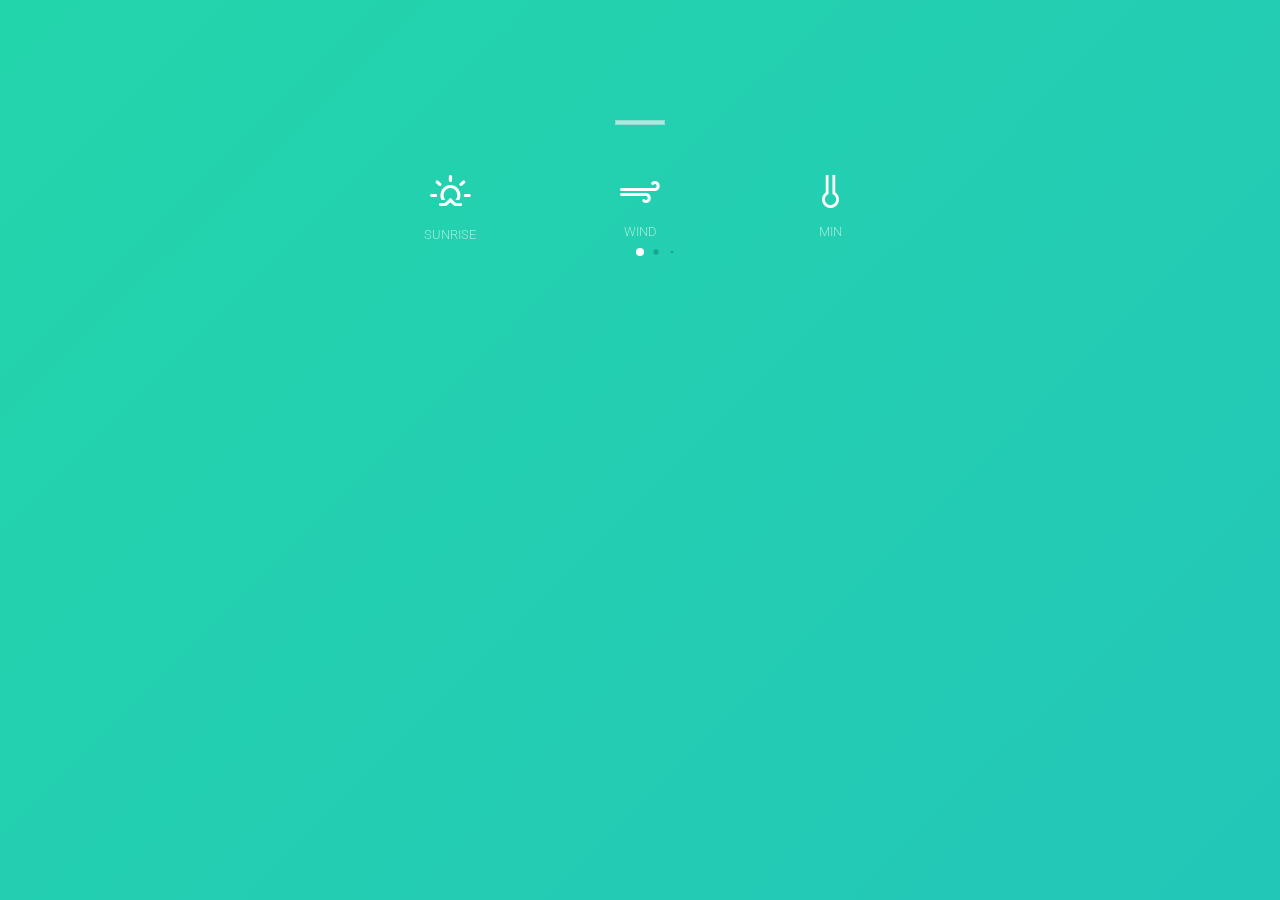
<file: 04_weather_app/index.html>
<!DOCTYPE html>
<html lang="ko">
    <head>
        <meta charset="UTF-8">
        <meta name="viewport" content="width=device-width, initial-scale=1.0">
        <title>Document</title>
        <script src="js/jquery.ajax.3.5.1.min.js"></script>
        <link href="https://fonts.googleapis.com/css2?family=Roboto:wght@100;300;400;500;700;900&display=swap" rel="stylesheet">
        <link rel="stylesheet" href="css/swiper.css">
        <link rel="stylesheet" href="css/bootstrap.css">
        <link rel="stylesheet" href="css/weather-icons.css">
        <link rel="stylesheet" href="css/master.css">
        
    </head>
    <body>
    <div class="container-fluid">
        <div class="container" id="weather_info">
            <div class="row main_info ">
                <div class="col-sm-6 text-center">
                    <h1 class="city padding_t100"></h1>
                    <h2 class="today opacity_60"></h2>
                    <i class="icon padding_t50 margin_b50"></i>
                    <p class="temp "></p>
                    
                </div>
            </div>
            <div class="row">
                <div class="border opacity_60"></div>
            </div>
            <div class="row sub_info text-center">
                <div class="swiper-container sub_weather_info col-sm-6 col-sm-offset-3">
                    <div class="swiper-wrapper padding_b30">
                        <div class="swiper-slide">
                            <i class="wi wi-sunrise font_s2em padding_t3 padding_b5"></i>
                            <p class="opacity_60 uppercase">sunrise</p>
                            <div class="sunrise font_s1_2em"></div>
                        </div>
                        <div class="swiper-slide">
                            <i class="wi wi-strong-wind font_s2em padding_b5" id="wi-strong-wind"></i>
                            <p class="opacity_60 uppercase">wind</p>
                            <div class="wind font_s1_2em"></div>
                        </div>
                        <div class="swiper-slide">
                            <i class="wi wi-thermometer-exterior font_s2em padding_b5"></i>
                            <p class="opacity_60 uppercase">min</p>
                            <div class="min-theme font_s1_2em"></div>
                        </div>
                        <div class="swiper-slide">
                            <i class="wi wi-sunset font_s2em padding_b5"></i>
                            <p class="opacity_60 uppercase">sunset</p>
                            <div class="sunset font_s1_2em"></div>
                        </div>
                        <div class="swiper-slide">
                            <i class="wi wi-humidity font_s2em padding_b5"></i>
                            <p class="opacity_60 uppercase">humidity</p>
                            <div class="humidity font_s1_2em"></div>
                        </div>
                        <div class="swiper-slide">
                            <i class="wi wi-thermometer font_s2em padding_b5"></i>
                            <p class="opacity_60 uppercase">max</p>
                            <div class="max-theme font_s1_2em"></div>
                        </div>
                    </div>
                    <div class="swiper-pagination font_s1_2em"></div>
                </div>
            </div>
        </div>
    </div>

    <script>
        var url="https://api.openweathermap.org/data/2.5/weather?lat=37.5666102&lon=126.9783881&appid=5b025c8ff79f6784133c1fb245c163c4"

        $('weather_info .load_img').show();

        $.getJSON(url, function(data) {
            var sys = data.sys;  // 국가명, 일출/일몰
            var sunrise = sys.sunrise;
            var sun_up = new Date(sunrise*1000);
            var cal=sun_up.toLocaleTimeString();
            var cal_sunrise = cal.substr(2,5);
            //일출
            var sunset = sys.sunset;
            var sun_down = new Date(sunset*1000);
            var cal=sun_down.toLocaleTimeString();
            var cal_sunset = cal.substr(2,5);
            //일몰       
            var wind = data.wind;  
            var wind_1 = wind.speed;
            var cal_wind = Math.floor(wind_1)+"m/s";
            // var windColl=;             //바람
            var city = data.name;               // 도시명
            var re_city= city.replace('Seoul','GIMPO');
            var weather = data.weather;         // 날씨 객체
            var main = data.main;               // 온도 기압 관련 객체
            var wmain = weather[0].main;        // 구름 상태(Cloudiness)
            var w_id = weather[0].id;           // 날씨상태 id 코드
            var icon = weather[0].icon;         // 날씨 아이콘 정보
            var country = sys.country;          // 국가명
            var temp = main.temp;               // 현재 온도
            var temp_min = main.temp_min;       // 최저 온도
            var temp_max = main.temp_max;       // 최고 온도
            var humidity = main.humidity + "%";
                   //습도

            var today = new Date();
            var year = today.getFullYear(); 
            var month = today.getMonth() + 1; 
            var date = today.getDate(); 
            var day = today.getDay(); 
            var week = new Array('SUN', 'MON', 'TUE', 'WEN', 'THU', 'FRI', 'SAT');
            var cal_week = week[day];
            var allDay = 'TODAY ' + year + '.' + month + '.' + date +'.' + cal_week ;
            var icon_url = 'https://openweathermap.org/img/w/' + icon;
            


            var nowTimestamp = Math.floor(Date.now() / 1000);
                        var weatherClass = 'wi wi-owm-';
                        weatherClass += (nowTimestamp >= data.sunrise && nowTimestamp <= data.sunset ? 'night' : 'day');
                        weatherClass += ('-' + weather[0].id);

                        $("#weather_info .icon").addClass(weatherClass);

                        $('#weather_info .city').html(re_city);
                        $('#weather_info .w_id').html(wmain);
                        $('#weather_info .min-theme').html(parseInt(temp_min-273.15)+'&deg' );
                        $('#weather_info .max-theme').html(parseInt(temp_max-273.15)+'&deg' );
                        $('#weather_info .temp').html(parseInt(temp-273.15)+'&deg;'+'C');
                        $('#weather_info .load_img').hide();
                        $('#weather_info .today').html(allDay);
                        $('#weather_info .sunrise').html(cal_sunrise);
                        $('#weather_info .sunset').html(cal_sunset);
                        $('#weather_info .wind').html(cal_wind);
                        $('#weather_info .sunset').html(cal_sunset);                   
                        $('#weather_info .humidity').html(humidity);
                       
            
        
        })
        .fail(function(){
            alert("loading error");
        });


        
    </script>
        <script src="js/swiper.js"></script>
        <script src="js/bootstrap.js"></script>
        <script src="js/jquery-3.5.1.min.js"></script>
        <script src="js/master.js"></script>
    </body>
</html>
</file>
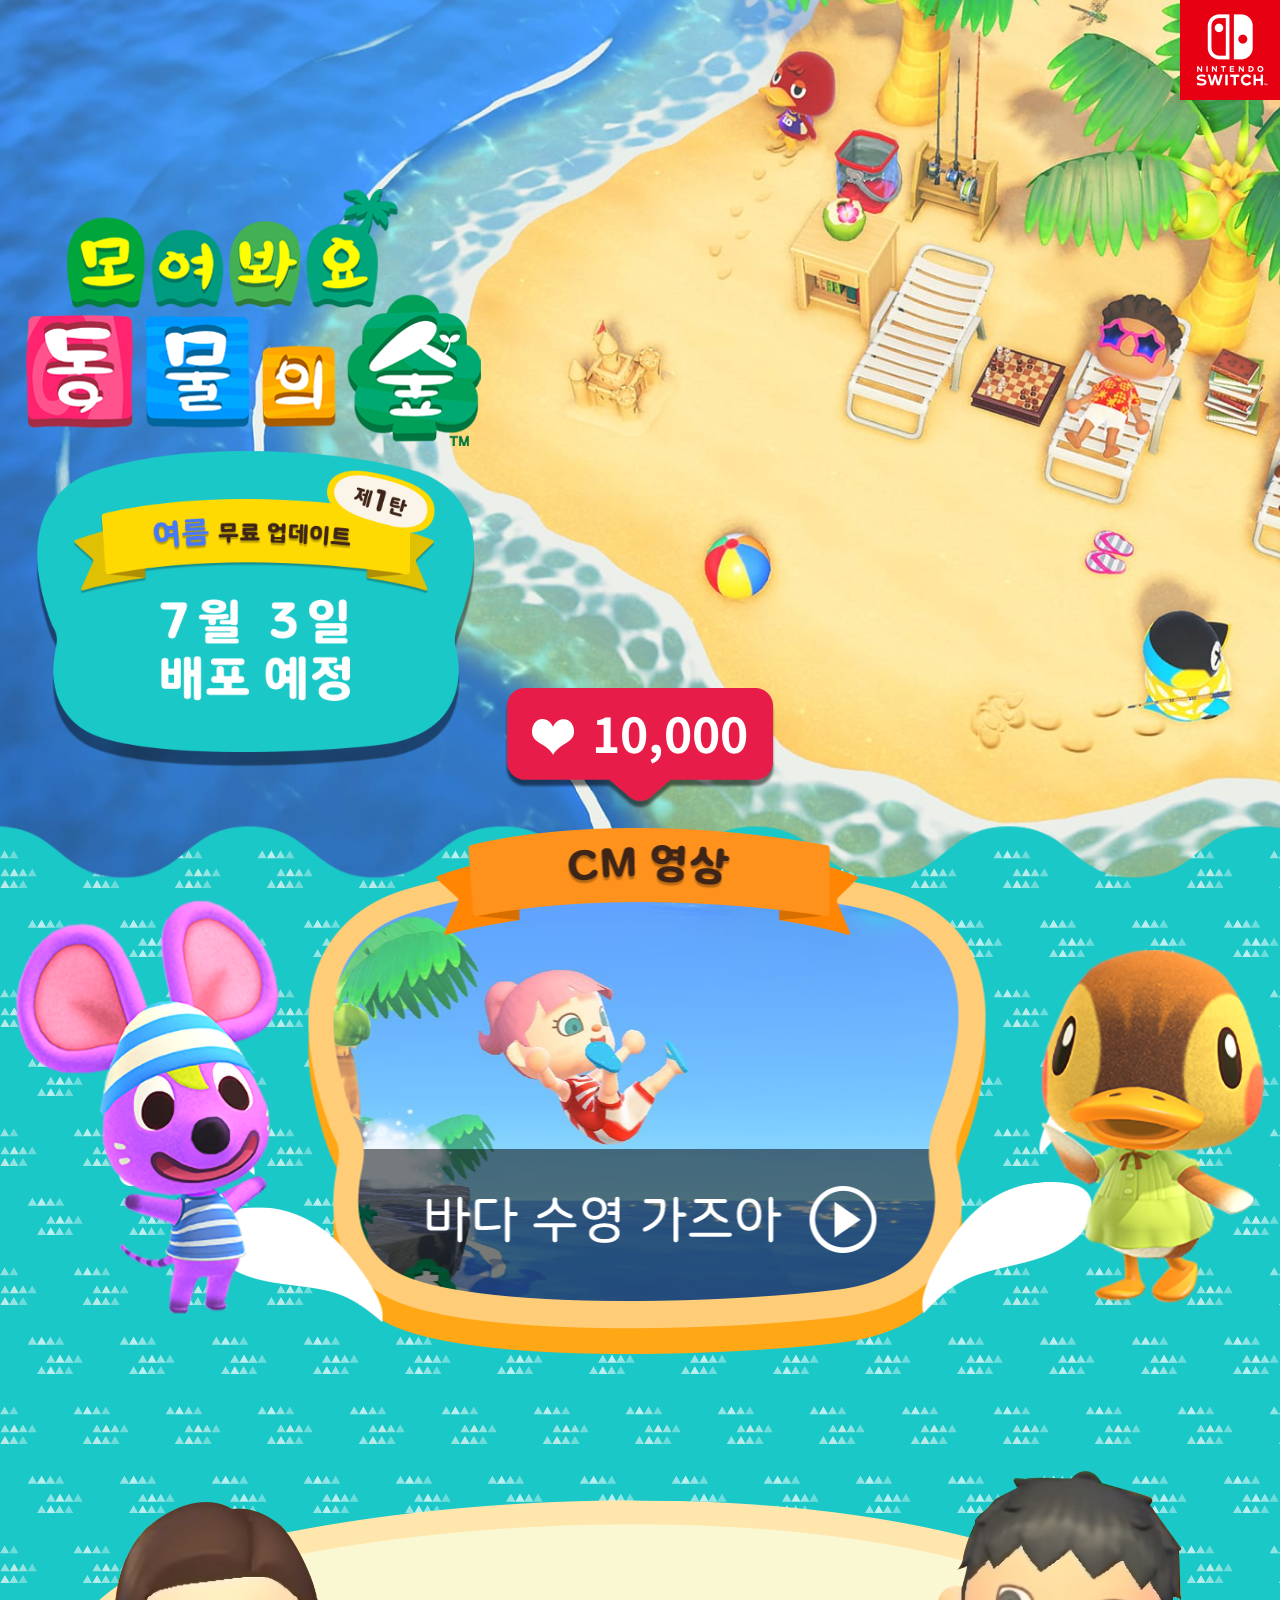
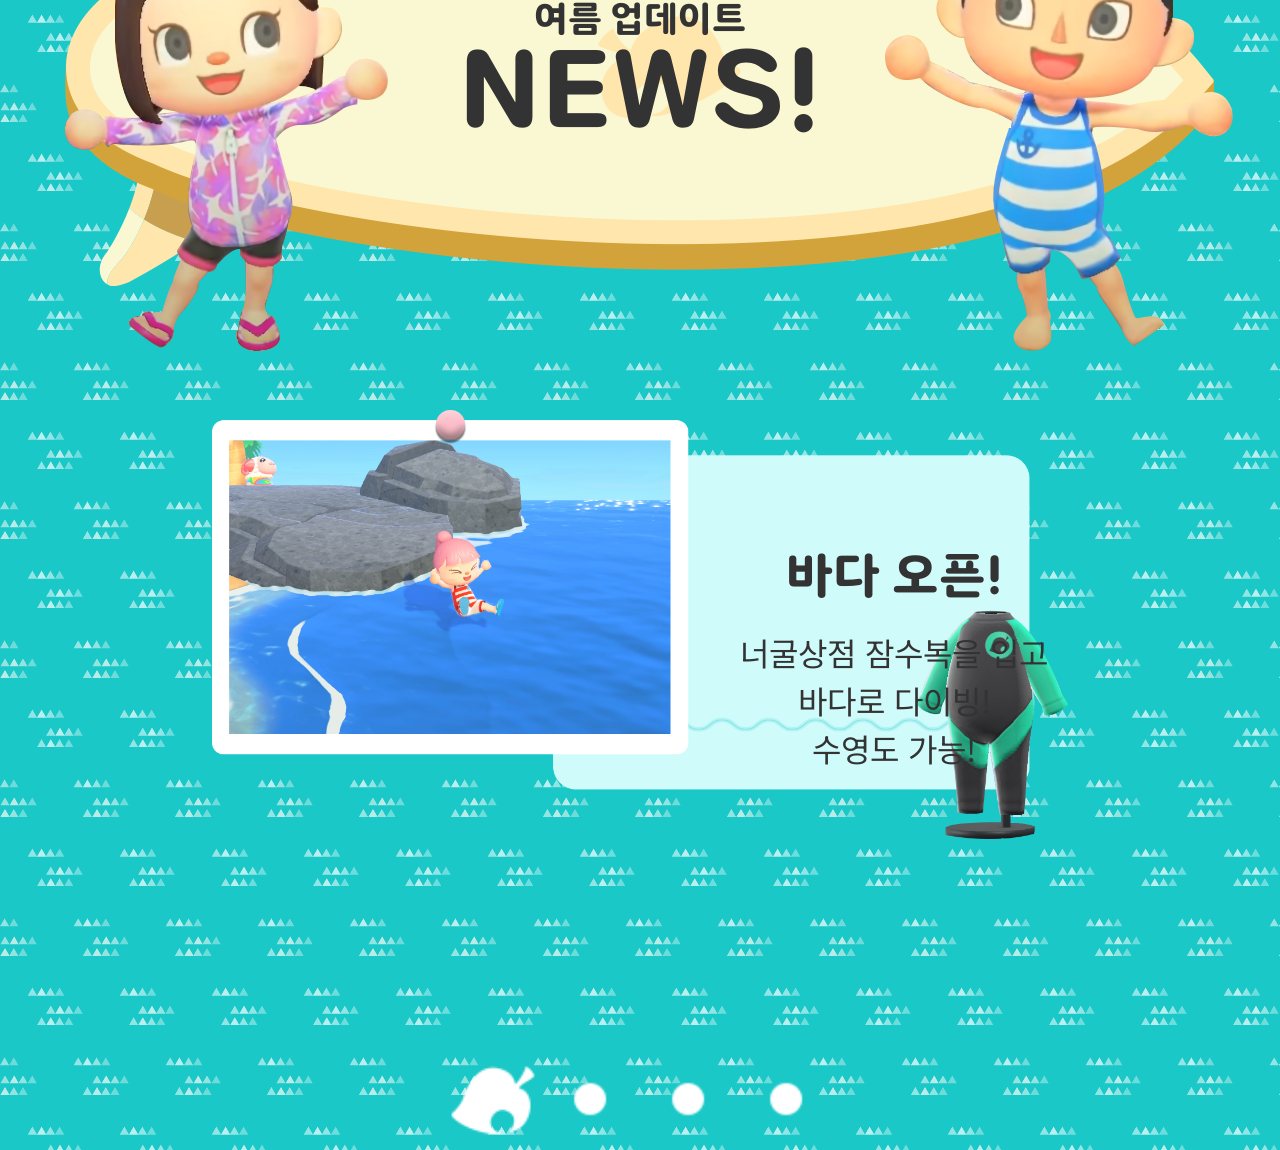
<file: 05_Landing_Page/index.html>
<!DOCTYPE html>
<html lang="ko">
<head>
    <meta charset="UTF-8">
    <meta name="viewport" content="width=device-width, initial-scale=1.0">
    <!-- favicon -->
    <link rel="shortcut icon" href="img/favicon.ico">
    <link rel="icon" href="img/favicon.ico">
    <!-- font -->
    <link href="https://fonts.googleapis.com/css2?family=Noto+Sans+KR:wght@100;300;400;500;700;900&display=swap" rel="stylesheet">
   <!-- css -->
    <link rel="stylesheet" href="css/aos.css">
    <link rel="stylesheet" href="css/swiper.css">
    <link rel="stylesheet" href="css/bootstrap.min.css">
    <link rel="stylesheet" href="css/reset.css">
    <link rel="stylesheet" href="css/style.css">
    <title>모동숲 여름 이벤트</title>
</head>
<body>
    <section class="main container-fluid">
        <div class="main_wrab wrab_1">
            <img src="img/logo_switch.png" alt="스위치 로고">
        </div>
        <div class="main_wrab wrab_2">
            <img class="main_img_1" src="img/visual_logo.png" alt="모동숲 로고">
            <img class="main_img_2" src="img/main_banner.png" alt="">
        </div>
        <div class="main_wrab wrab_3">
            <div class="talk">
                <div class="talk_wrab">
                    <p>10,000</p>
                    <img class="like_talk_heart"src="img/like_talk_heart.png" alt="좋아요 하트">
                    <img class="like_talk_bg" src="img/like_talk_bg.png" alt="말풀선 배경">
                </div>               
            </div>   
            <div class="video_wrab">
                <div class="video_container">
                    
                        <img class="hover_1" src="img/video_btn.png" alt="이벤트 영상">
                        <img class="hover_2" src="img/video_btn_h.png" alt="이벤트 영상">                
           
                        <img class="drop_water_crown" src="img/drop_water_crown.png" alt="물방울">
                </div>
            </div> 
        </div>
    </section>

    <section class="news container-fluid">
        <div class="news_wrab">
            <img id="rat" src="img/rat.png" alt="쟝">
            <img id="duck" src="img/duck.png" alt="귀오미">
            <div class="news_cont">
                <img src="img/Surfboard.png" alt="뉴스 배경">
                <div class="text_wrab">
                    <h4>여름 업데이트</h4>
                    <h1>NEWS!</h1>
                </div>
                <div class="human">
                    <img class="woman" src="img/woman.png" alt="여캐">
                    <img class="man" src="img/man-1.png" alt="남캐">
                </div>
            </div>            
        </div>

         <!-- Swiper -->
    <div class="swiper-container">
        <div class="swiper-wrapper">
        <div class="swiper-slide">
            <div class="slide1">
                <a href="#none"class="btn" data-toggle="modal" data-target="#myModal01"><img src="img/slide1.png" alt="바다수영오픈"></a>
                <div class="slide-text">
                    <h3>바다 오픈! </h3>
                    <p>너굴상점 잠수복을 입고<br>
                        바다로 다이빙!<br>
                        수영도 가능!</p>
                </div>
            </div>
            
        </div>
        <div class="swiper-slide">Slide 2</div>
        <div class="swiper-slide">Slide 3</div>
        <div class="swiper-slide">Slide 4</div>
        </div>
        <!-- Add Pagination -->
        <div class="swiper-pagination"></div>
    </div>
    </section>
<!-- 
    <section class="event container-fluid">
        <div class="event_bg">
            <div class="event_bg_wrap">
                <h2>Q ‘모여봐요 동물의 숲’에서<br>
                    여름 업데이트로 할 수있게 된</h2>
                    <div class="spelling_wrab">
                        <img src="img/Spelling_1.png" alt="ㅅ">
                        <img src="img/Spelling_1.png" alt="o">
                        <h1 class="spelling_s">ㅅ</h1>
                        <h1 class="spelling_o">ㅇ</h1>
                    </div>
                 <h3>정답을 맞추신 분 중 <span class="boder">추첨</span>을 통해서,<br>
                    <span class="boder">오지 정글 무인도 전문 여행사 ‘윌슨’</span>에서<br>
                    <span class="yellow">‘7박 8일 무인도 여행권’</span> 을 드립니다. </h3>  
            </div>
           
        </div>
        <div class="event_title">
            <img class="event_title1" src="img/even_titl_bg.png" alt="글자배경">
            <img class="even_yaja_pink" src="img/even_yaja_pink.png" alt="배경꾸밈이미지">
           
            <img class="event_txt" src="img/event_txt.png" alt="초성퀴즈이벤트">
        </div>
        
       
    </section> -->
    <div class="modal fade" id="myModal" role="dialog">
        <div class="modal-dialog">
        
          <!-- Modal content-->
          <div class="modal-content">
            <div class="modal-header">
              <button type="button" class="close" data-dismiss="modal">&times;</button>
              <h4 class="modal-title">Modal Header</h4>
            </div>
            <div class="modal-body">
              <p>Some text in the modal.</p>
            </div>
            <div class="modal-footer">
              <button type="button" class="btn btn-default" data-dismiss="modal">Close</button>
            </div>
          </div>
          
        </div>
        <section class="event">       
            <div class="event_cont">           
                <img class="event_title title_bg" src="img/title_bg.png" alt="이벤트 타이틀 배경">
                <img class="event_title event_txt" src="img/event_txt.png" alt="이벤트 타이틀 텍스트">            
            </div>
                    <div class="bg_cont">
                        <div class="event_bg">
                            <div class="event_bg_wrap">
                                <h2>Q ‘모여봐요 동물의 숲’에서<br>
                                    여름 업데이트로 할 수있게 된</h2>
                                    <div class="spelling_wrab">
                                        <img src="img/Spelling_1.png" alt="ㅅ">
                                        <img src="img/Spelling_1.png" alt="o">
                                        <h1 class="spelling_s">ㅅ</h1>
                                        <h1 class="spelling_o">ㅇ</h1>
                                    </div>
                                 <h3>정답을 맞추신 분 중 <span class="boder">추첨</span>을 통해서,<br>
                                    <span class="boder">오지 정글 무인도 전문 여행사 ‘윌슨’</span>에서<br>
                                    <span class="yellow">‘7박 8일 무인도 여행권’</span> 을 드립니다. </h3> 
                                    <img class="event_btn" src="img/answer_btn.png" alt="퀴즈맟추러가기 버튼"> 
                                </div>
                            </div>
                    </div>
          
        </section>
         <!-- Modal -->
  <div class="modal fade" id="myModal01" role="dialog">
    <div class="modal-dialog modal-md">
     <div class="modal-content  modal-cont">
        <div class="modal-header padding7">
          <button type="button" class="close" data-dismiss="Modal">&times;</button>
          <h5 class="modal-title "> MIX02 | 키위+파인애플<br> <span>MIX02 | kiwi+pineapple</span></h5>
        </div>
        <div class="modal_txt padding-mix">
            <p>새콤달콤한 키위와 식이섬유가 풍부한 파인애플의 만남으로 맛있는 주스가 사계절 언제든 즐길 수 있어서 BEST!</p>
        </div>
        <div class="modal-body" style="padding-left:10%;">
            <div class="dis-f">
                <dl class="dl1">
                    <dt>칼로리</dt>
                    <dd>283kal</dd>
                </dl>
                <dl class="dl2">
                    <dt>당류</dt>
                    <dd>25g</dd>
                </dl>
            </div>
             <div class="dis-f">
                <dl class="dl3">
                    <dt>단백질</dt>
                    <dd>0g</dd>
                </dl>
                <dl class="dl4">
                    <dt>나트륨</dt>
                    <dd>0g</dd>
                </dl>
            </div>

        </div>
     
      </div>
    </div>
  </div>
    <script src="https://code.jquery.com/jquery-3.5.1.min.js" integrity="sha256-9/aliU8dGd2tb6OSsuzixeV4y/faTqgFtohetphbbj0=" crossorigin="anonymous"></script>
    <script src="js/bootstrap.min.js"></script>
    <script src="js/swiper.js"></script>
     <!-- Initialize Swiper -->
  <script>
    var swiper = new Swiper('.swiper-container', {
      pagination: {
        el: '.swiper-pagination',
        clickable : true
      },
    });
  </script>
</body>
</html>
</file>
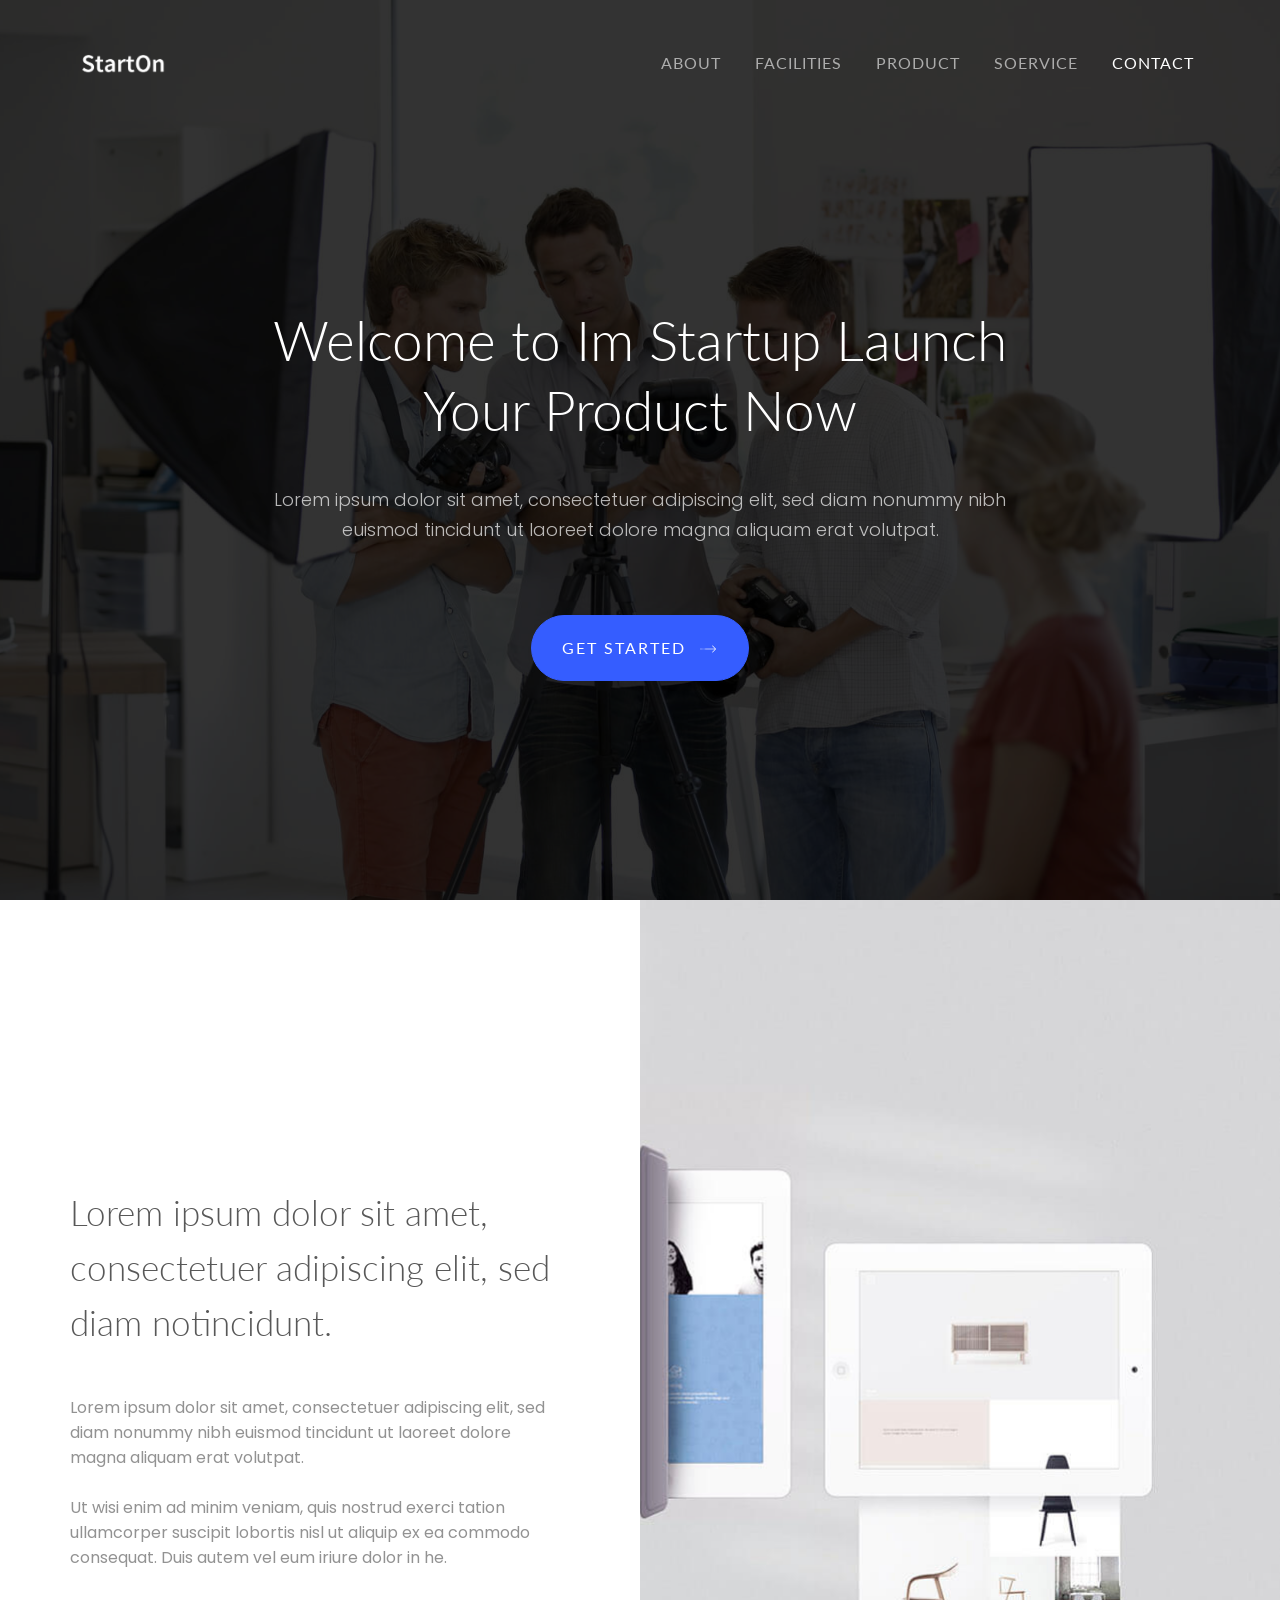
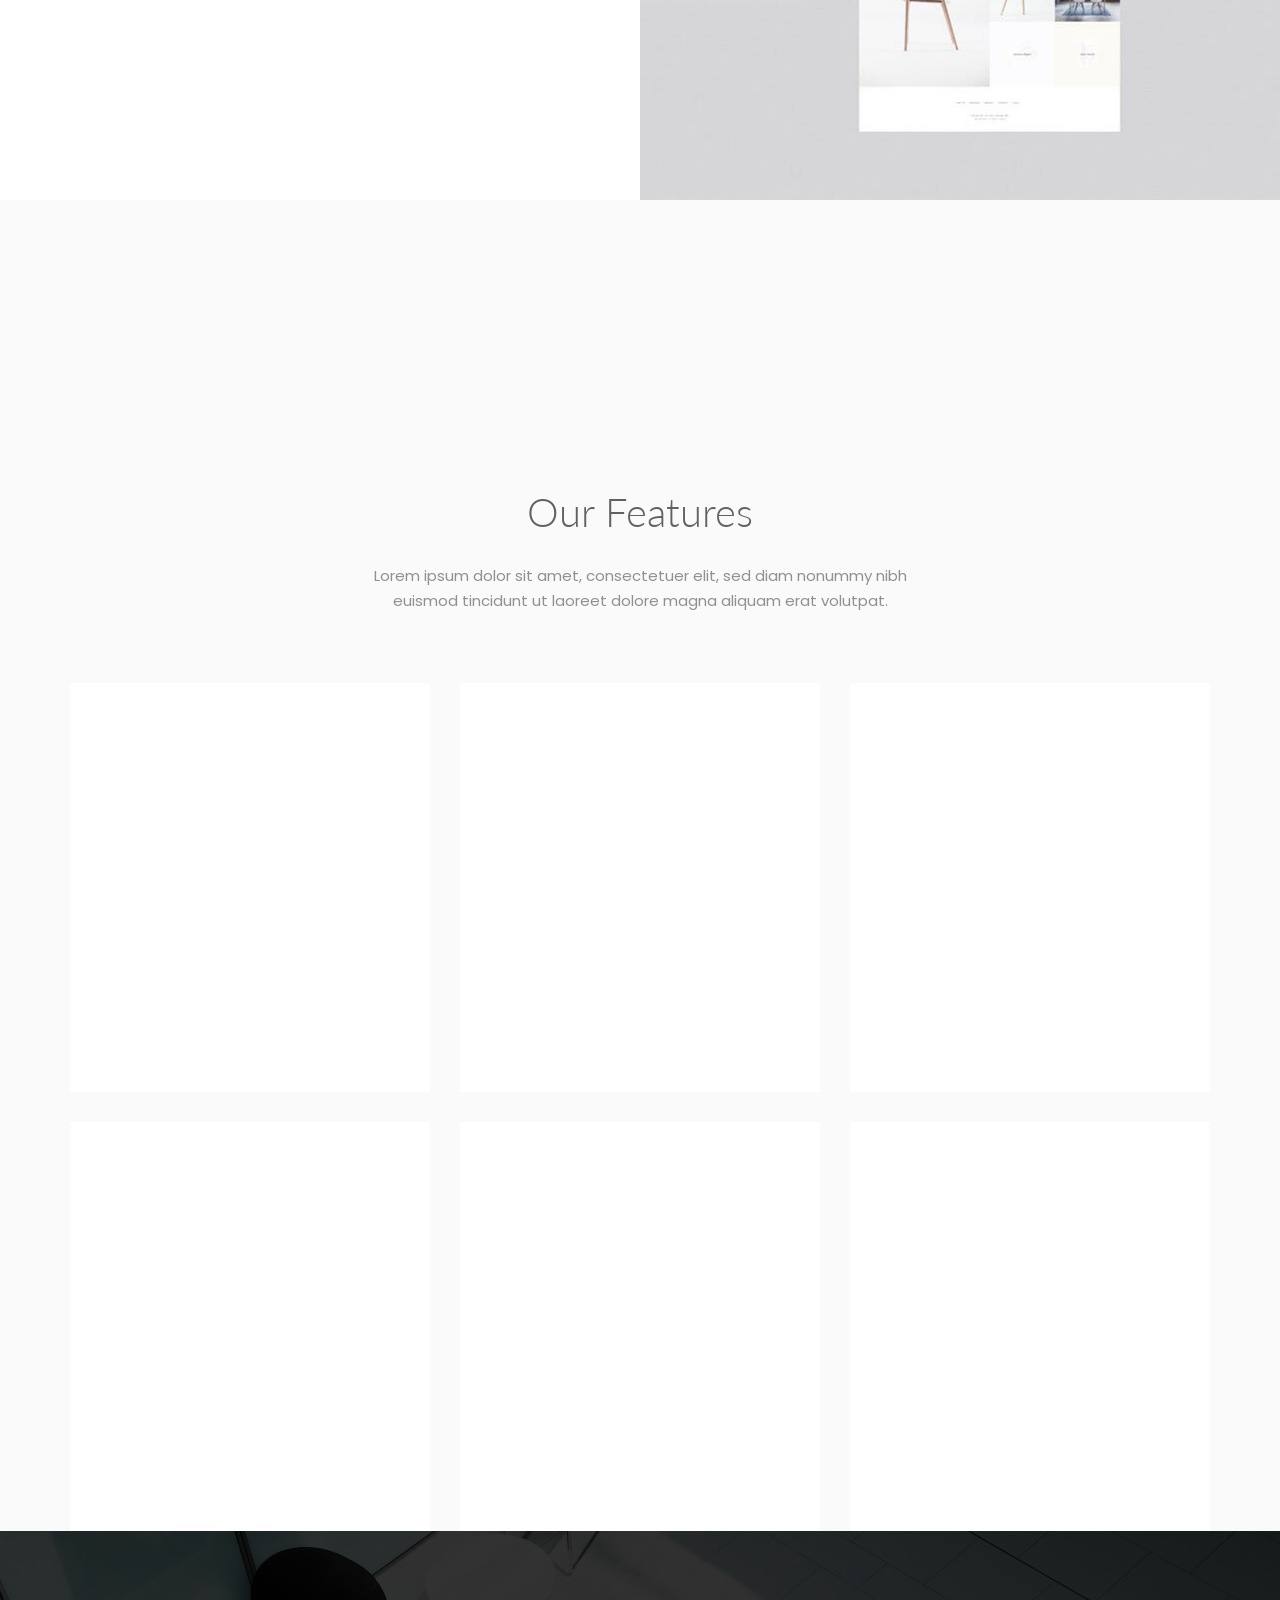
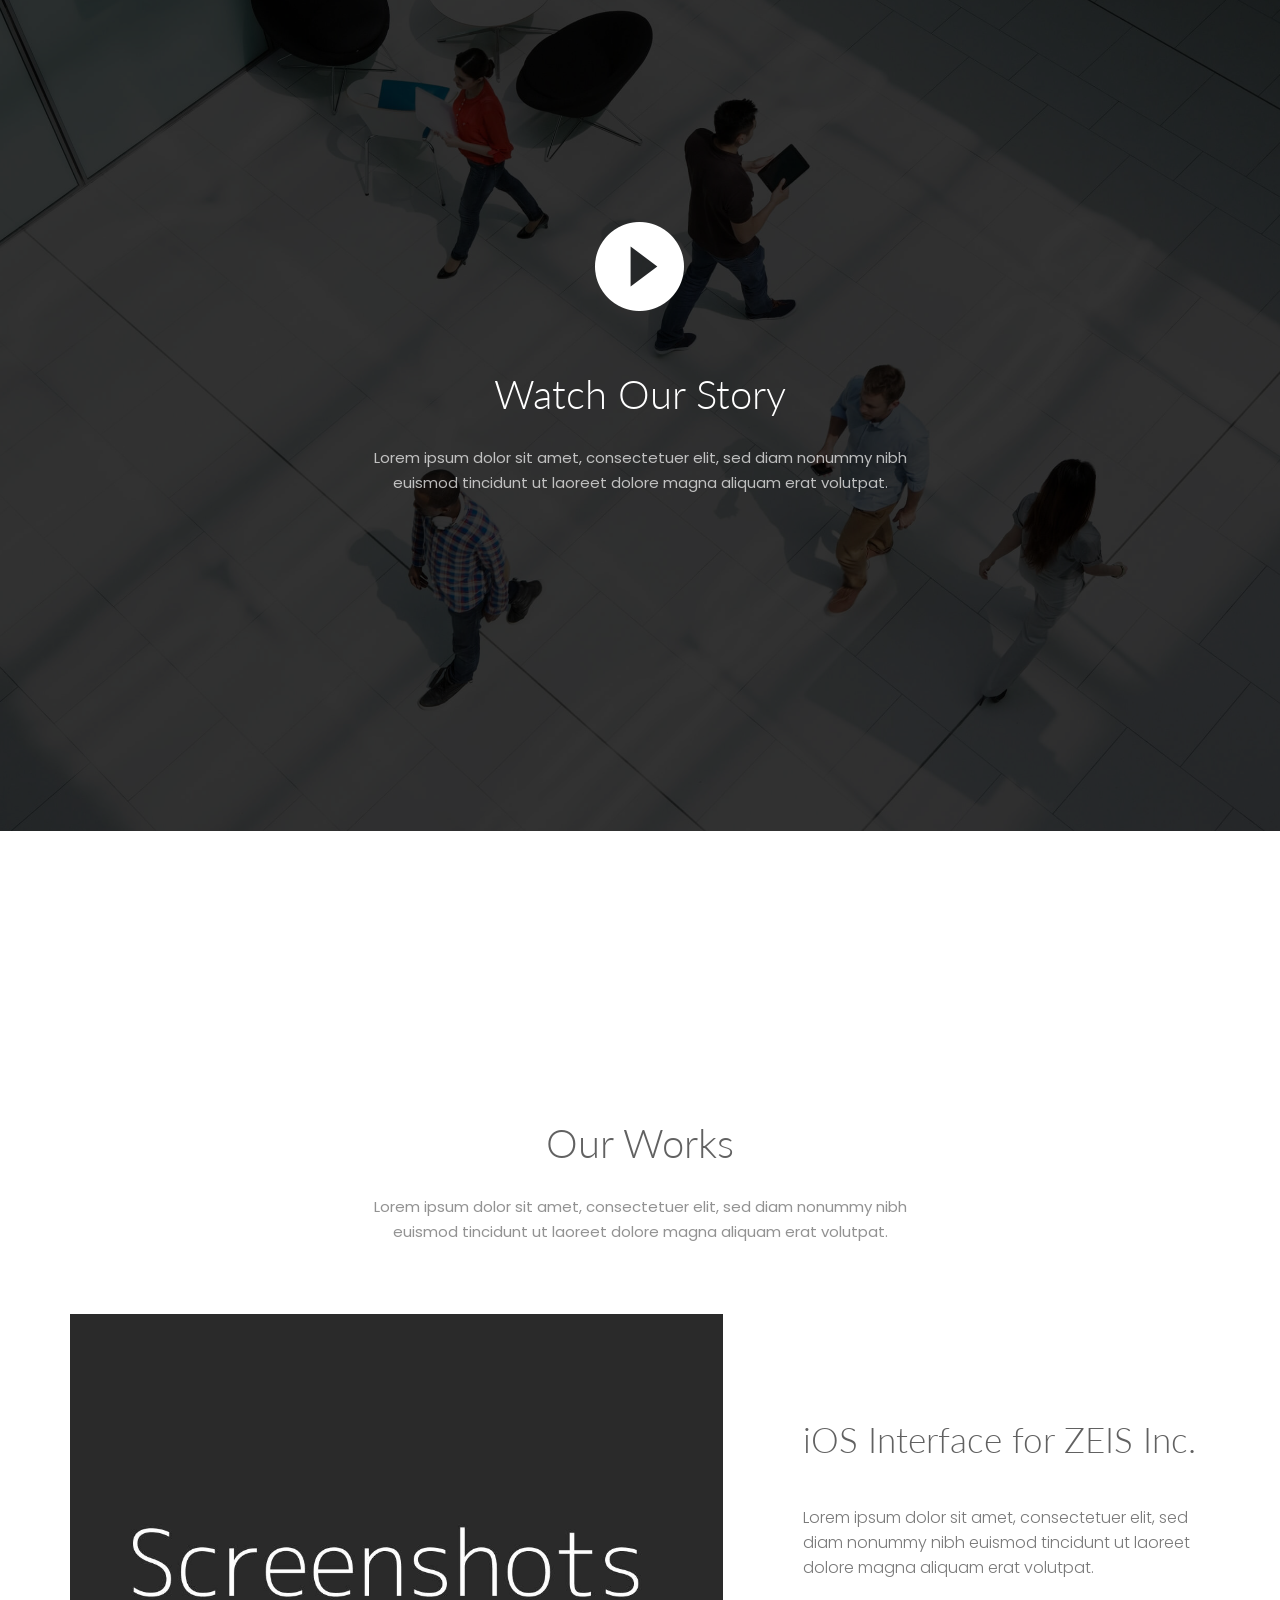
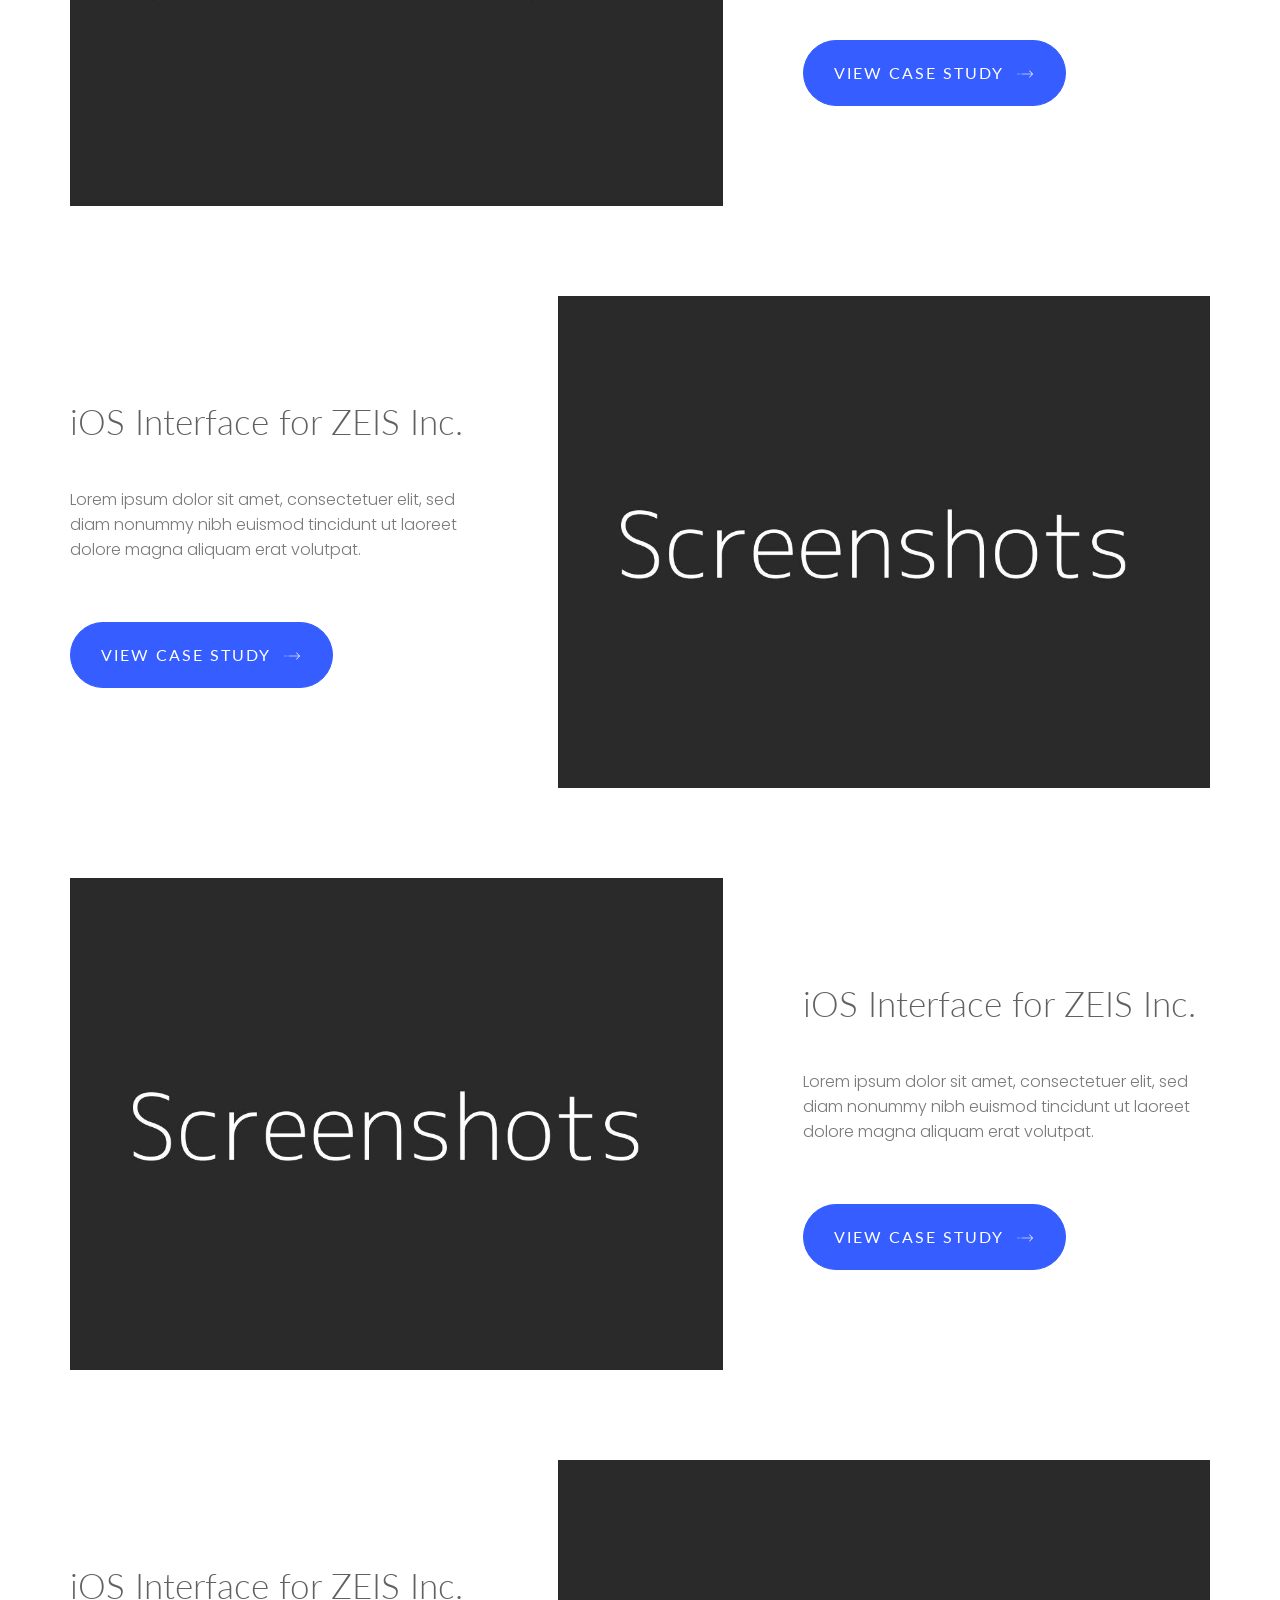
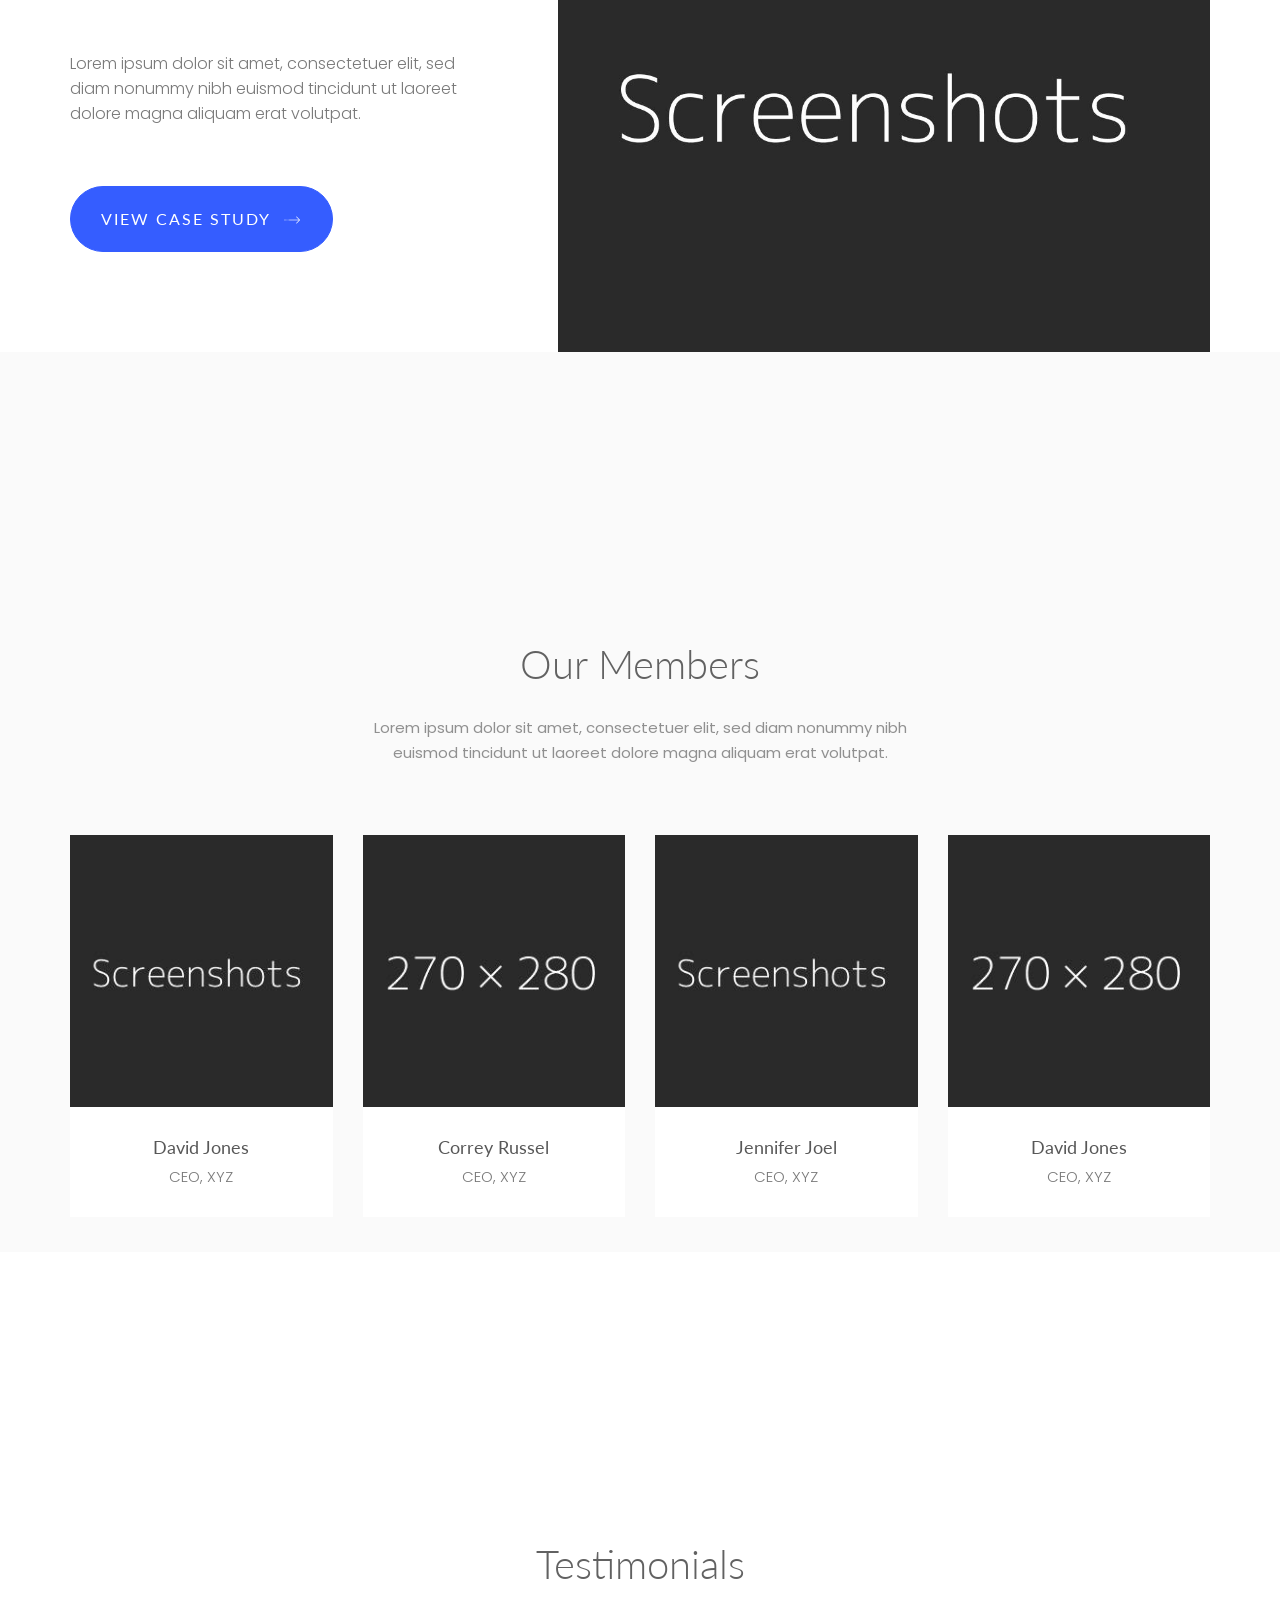
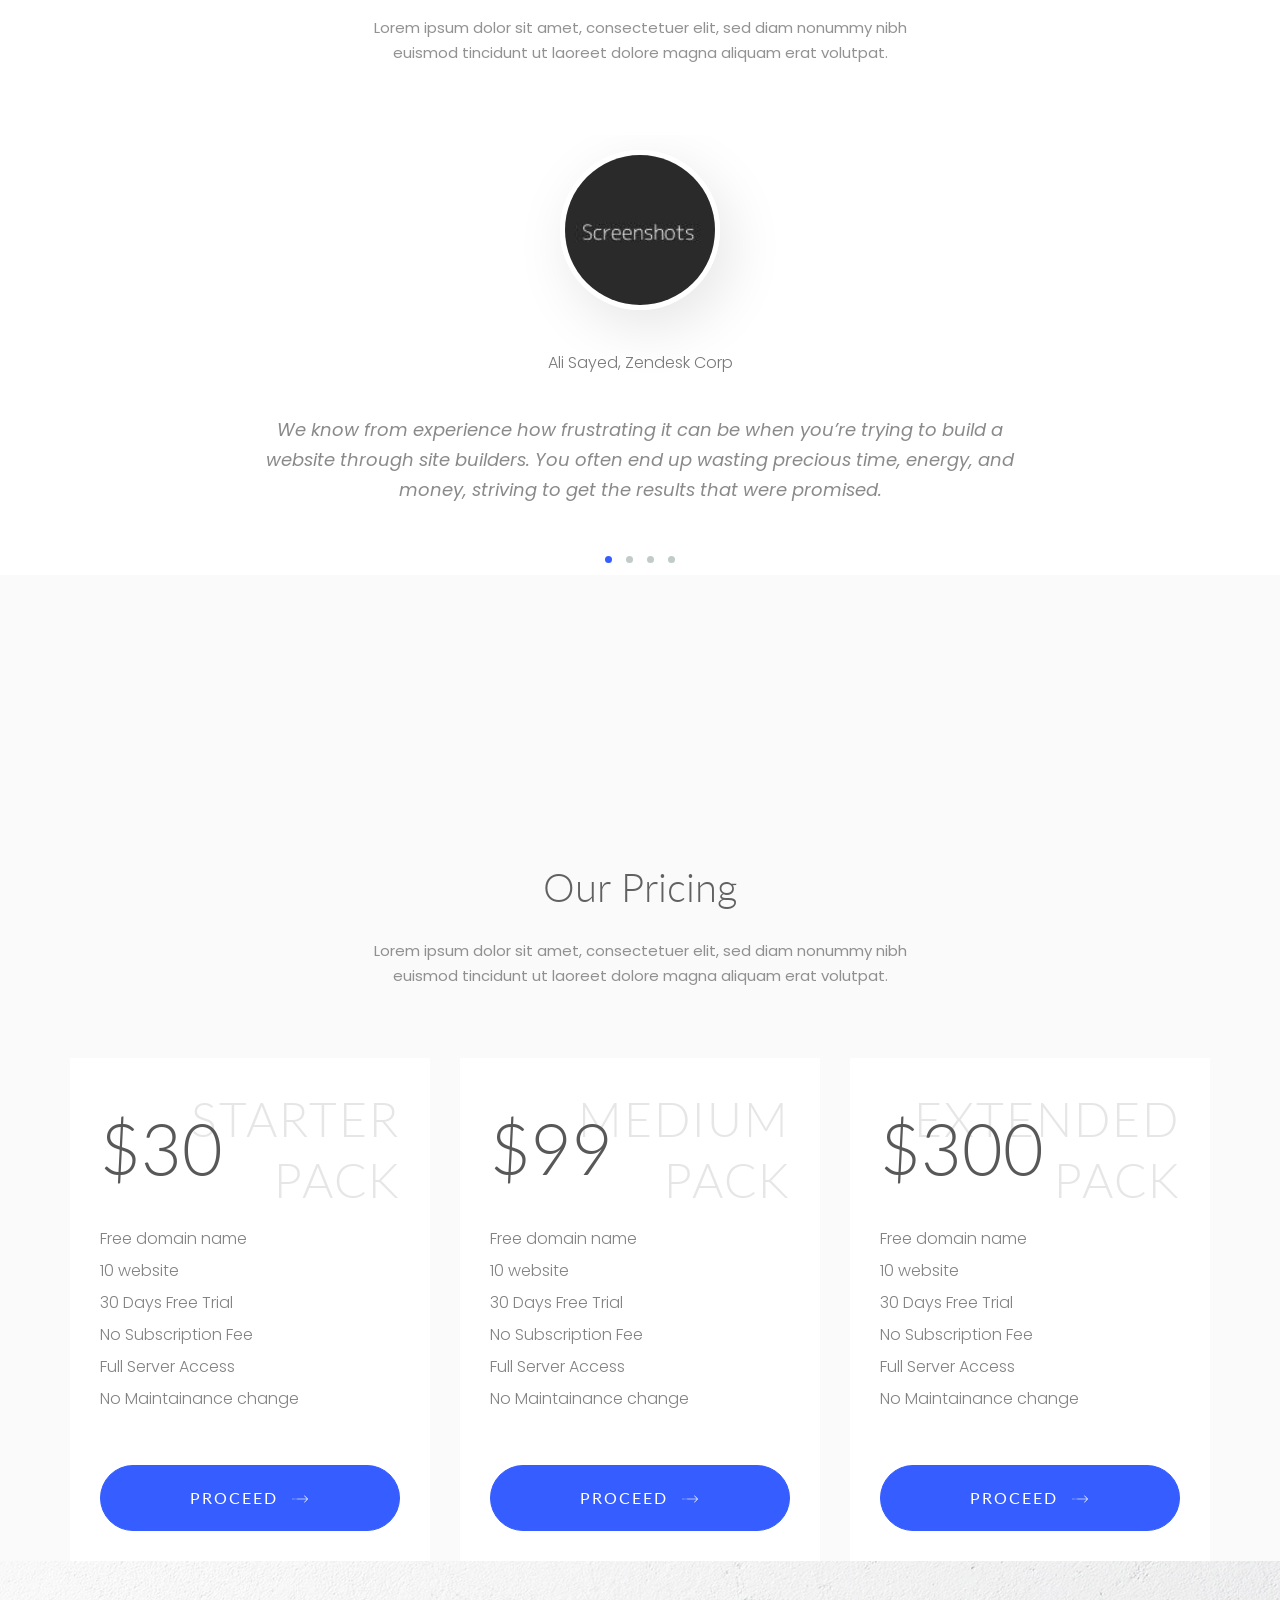
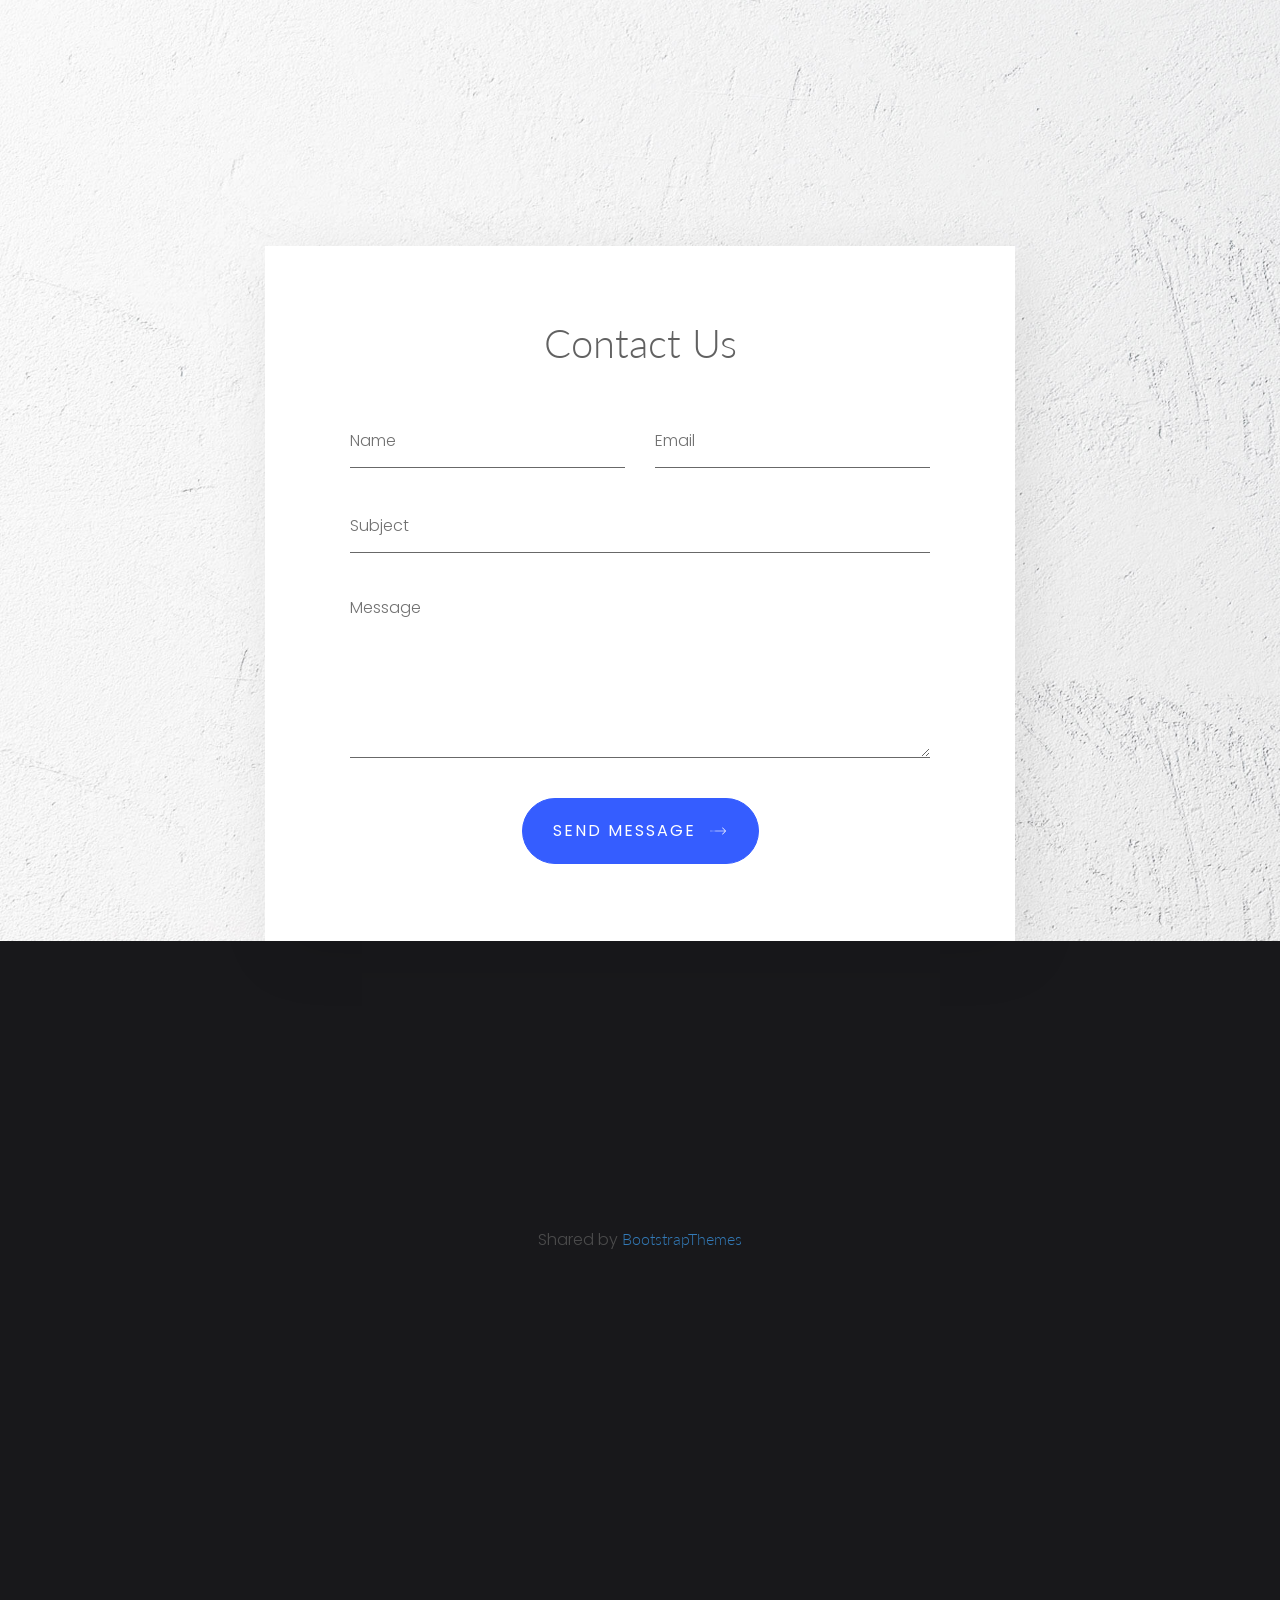
<file: starton-main-files/index.html>
<!DOCTYPE html>
<html lang="ko">
    <head>     
  
        <!-- TITLE OF SITE --> 
        <title>GOLLUWACK</title>
  
        <!-- Meta -->
        <meta charset="utf-8">
        <meta name="description" content="StartUp Landing Page Template" />
        <meta name="keywords" content="Treetoper, startup, landing page, gradient background, image background, video background, template, responsive, bootstrap" />
        <meta name="developer" content="TemplateOcean">
        <meta name="viewport" content="width=device-width, initial-scale=1, maximum-scale=1">

        <!-- FAV AND TOUCH ICONS   -->
        <link rel="icon" href="images/favicon.ico">
        <link rel="apple-touch-icon" href="images/apple-touch-icon.png">
        <link rel="apple-touch-icon" sizes="72x72" href="images/apple-touch-icon-72x72.png">
        <link rel="apple-touch-icon" sizes="114x114" href="images/apple-touch-icon-114x114.png">

        <!-- GOOGLE FONTS -->
        <link href='https://fonts.googleapis.com/css?family=Lato:400,100,300,700' rel='stylesheet' type='text/css'>
        <link href='https://fonts.googleapis.com/css?family=Poppins:400,300,500,600' rel='stylesheet' type='text/css'>

        <!-- BOOTSTRAP CSS -->
        <link rel="stylesheet" href="bootstrap/css/bootstrap.min.css">

        <!-- Image Slider -->
        <link rel="stylesheet" href="css/plagin-css/plagin.css">

        <!-- FONT ICONS -->
        <link rel="stylesheet" href="icons/toicons/css/styles.css">

        <!--   COUSTOM CSS link  -->
        <link rel="stylesheet" href="css/style.css">
        <link rel="stylesheet" href="css/responsive.css">


        <!--[if lt IE 9]>
            <script src="js/plagin-js/html5shiv.js"></script>
            <script src="js/plagin-js/respond.min.js"></script>
        <![endif]-->

    </head>
    <body class="">


        <!-- Start: Navbar Area
        ============================= -->
        <header id="header" class="okayNav-header navbar-fixed-top main-navbar-top">
            <div class="container">
                <div class="row">
                    
                    <div class="col-lg-3 col-md-3 col-sm-3 col-xs-6">

                        <a class="okayNav-header__logo navbar-brand" href="#">
                            <img src="images/logo.png" alt="" class="logo-1 img-responsive">
                            <img src="images/logo-dark.png" alt="" class="logo-2 img-responsive">
                        </a>

                    </div> <!-- End: .col-xs-3 -->
                    <div class="col-lg-9 col-md-9 col-sm-9 col-xs-6">

                        <nav role="navigation" class="okayNav pull-right" id="js-navbar-menu">
                            <ul id="navbar-nav" class="navbar-nav">
                                <li><a class="btn-nav" href="#features">about</a></li>
                                <li><a class="btn-nav" href="#pricing">
                                    facilities</a></li>
                                <li><a class="btn-nav" href="#work">product</a></li>
                                <li><a class="btn-nav" href="#testimnial">soervice</a></li>
                                <li><a class="btn-nav" href="#contact">contact</a></li>
                            </ul>
                        </nav>

                    </div> <!-- End: .col-xs-9 -->
                </div> <!-- End: .row -->
            </div> <!-- End: .container -->
        </header><!-- /header -->
        <!-- End: Navbar Area
        ============================= -->


        
        <!-- Start: Header Section
        ================================ -->
        <section class="header-section-1 bg-image-1 header-js" id="header" >
            <div class="overlay-color">
                <div class="container">
                    <div class="row section-separator">

                        <div class="col-md-8 col-md-offset-2 col-sm-10 col-sm-offset-1">
                            <div class="part-inner text-center">

                                <!--  Header SubTitle Goes here -->
                                <h1 class="title">Welcome to Im Startup Launch Your Product Now</h1> 

                                <div class="detail">
                                    <p>Lorem ipsum dolor sit amet, consectetuer adipiscing elit, sed diam nonummy nibh euismod tincidunt ut laoreet dolore magna aliquam erat volutpat.</p>
                                </div>

                                <!-- Button Area -->
                                <div class="btn-form btn-scroll">
                                    <a href="#pricing" class="btn btn-fill right-icon">Get Started <i class="icon icons8-advance"></i></a>
                                </div>

                            </div>
                        </div> <!-- End: .part-1 -->

                    </div> <!-- End: .row -->
                </div> <!-- End: .container -->
            </div> <!-- End: .overlay-color -->
        </section>
        <!-- End: Header Section
        ================================ -->




        <!-- Start: Features Section 7
        ====================================== -->
        <section class="features-section-7 content-half background-light" >

            <div class="container-half container-half-left background-light"></div>
            <div class="container-half container-half-right cover" style="background-image: url(images/background-4.jpg);"></div>

            <div class="container">
                <div class="row section-separator text-left">

                    <div class="col-md-6">
                        <div class="inner">

                            <h2 class="section-heading">Lorem ipsum dolor sit amet, consectetuer adipiscing elit, sed diam notincidunt.</h2>
                            <div class="detail">
                                <p>Lorem ipsum dolor sit amet, consectetuer adipiscing elit, sed diam nonummy nibh euismod tincidunt ut laoreet dolore magna aliquam erat volutpat.</p>

                                <p>Ut wisi enim ad minim veniam, quis nostrud exerci tation ullamcorper suscipit lobortis nisl ut aliquip ex ea commodo consequat. Duis autem vel eum iriure dolor in he.</p>
                            </div>

                        </div>
                    </div>

                </div>
            </div>
        </section>
        <!-- End: Features Section 7
        ================================ -->




        <!-- Start: Features Section 1
        ====================================== -->
        <section class="features-section-1 relative background-semi-dark" id="features">
            <div class="container">
                <div class="row section-separator">

                    <!-- Start: Section Header -->
                    <div class="section-header col-md-6 col-md-offset-3 col-sm-8 col-sm-offset-2">

                        <h2 class="section-heading">Our Features</h2>
                        <p class="sub-heading">Lorem ipsum dolor sit amet, consectetuer elit, sed diam nonummy nibh euismod tincidunt ut laoreet dolore magna aliquam erat volutpat.</p>

                    </div>
                    <!-- End: Section Header -->

                    <div class="clearfix"></div>

                    <div class="col-xs-12 features-item">
                        <div class="row">
                            
                            <div class="each-features text-center col-md-4 col-sm-6 col-xs-12">
                                <div class="inner background-light">
                            
                                    <i class="icon features-icon icons8-clock"></i>
                                    <h6 class="title">Quick Reponse</h6>
                                    <div class="detail">
                                        <p>Lorem ipsum dolor sit amet, consectetuer adipiscing elit, sed diam nonummy nibh euismod tincidunt ut laoreet.</p>
                                    </div>

                                </div> <!-- End: .inner -->
                            </div> <!-- End: .each-features -->

                            <div class="each-features text-center col-md-4 col-sm-6 col-xs-12">
                                <div class="inner background-light">
                            
                                    <i class="icon features-icon icons8-bullish"></i>
                                    <h6 class="title">Dynamic Growth</h6>
                                    <div class="detail">
                                        <p>Lorem ipsum dolor sit amet, consectetuer adipiscing elit, sed diam nonummy nibh euismod tincidunt ut laoreet.</p>
                                    </div>

                                </div> <!-- End: .inner -->
                            </div> <!-- End: .each-features -->

                            <div class="each-features text-center col-md-4 col-sm-6 col-xs-12">
                                <div class="inner background-light">
                            
                                    <i class="icon features-icon icons8-calendar"></i>
                                    <h6 class="title">Weekly Report</h6>
                                    <div class="detail">
                                        <p>Lorem ipsum dolor sit amet, consectetuer adipiscing elit, sed diam nonummy nibh euismod tincidunt ut laoreet.</p>
                                    </div>

                                </div> <!-- End: .inner -->
                            </div> <!-- End: .each-features -->

                            <div class="each-features text-center col-md-4 col-sm-6 col-xs-12">
                                <div class="inner background-light">
                            
                                    <i class="icon features-icon icons8-coins"></i>
                                    <h6 class="title">Well Promoted</h6>
                                    <div class="detail">
                                        <p>Lorem ipsum dolor sit amet, consectetuer adipiscing elit, sed diam nonummy nibh euismod tincidunt ut laoreet.</p>
                                    </div>

                                </div> <!-- End: .inner -->
                            </div> <!-- End: .each-features -->

                            <div class="each-features text-center col-md-4 col-sm-6 col-xs-12">
                                <div class="inner background-light">
                            
                                    <i class="icon features-icon icons8-wine-glass"></i>
                                    <h6 class="title">Most Popular</h6>
                                    <div class="detail">
                                        <p>Lorem ipsum dolor sit amet, consectetuer adipiscing elit, sed diam nonummy nibh euismod tincidunt ut laoreet.</p>
                                    </div>

                                </div> <!-- End: .inner -->
                            </div> <!-- End: .each-features -->

                            <div class="each-features text-center col-md-4 col-sm-6 col-xs-12">
                                <div class="inner background-light">
                            
                                    <i class="icon features-icon icons8-privacy"></i>
                                    <h6 class="title">Follows Law</h6>
                                    <div class="detail">
                                        <p>Lorem ipsum dolor sit amet, consectetuer adipiscing elit, sed diam nonummy nibh euismod tincidunt ut laoreet.</p>
                                    </div>

                                </div> <!-- End: .inner -->
                            </div> <!-- End: .each-features -->

                        </div>
                    </div>

                </div> <!-- End: .row -->
            </div> <!-- End: .container -->
        </section>
        <!-- End: Features Section 1
        ======================================-->





        <!-- Start: Features Section 2
        ====================================== -->
        <section class="features-section-2 relative bg-image-2">
            <div class="overlay-color">
                <div class="container">
                    <div class="row section-separator light-text">

                        <div class="btn-video m-b-50 text-center">
                            <a href="https://vimeo.com/45830194" class="btn popup-video">
                                <img src="images/video.png" alt="Video" class="img-responsive">
                            </a>
                        </div>

                        <div class="clearfix"></div>

                        <!-- Start: Section Header -->
                        <div class="section-header col-md-6 col-md-offset-3 col-sm-8 col-sm-offset-2">

                            <h2 class="section-heading">Watch Our Story</h2>
                            <p class="sub-heading">Lorem ipsum dolor sit amet, consectetuer elit, sed diam nonummy nibh euismod tincidunt ut laoreet dolore magna aliquam erat volutpat.</p>

                        </div>
                        <!-- End: Section Header -->

                    </div> <!-- End: .row -->
                </div> <!-- End: .container -->
            </div>
        </section>
        <!-- End: Features Section 2
        ======================================-->



        <!-- Start: Features Section 8
        ====================================== -->
        <section class="features-section-8 relative background-light" id="work">
            <div class="container">
                <div class="row section-separator">

                    <!-- Start: Section Header -->
                    <div class="section-header col-md-6 col-md-offset-3 col-sm-8 col-sm-offset-2">

                        <h2 class="section-heading">Our Works</h2>
                        <p class="sub-heading">Lorem ipsum dolor sit amet, consectetuer elit, sed diam nonummy nibh euismod tincidunt ut laoreet dolore magna aliquam erat volutpat.</p>

                    </div>
                    <!-- End: Section Header -->

                    <div class="clearfix"></div>

                    <div class="project-item col-xs-12">

                        <div class="each-project row">
                            <div class="each-project-inner">
                                
                                <div class="vertical-middle col-md-7 col-sm-6 col-xs-12">
                                    <div class="project-image cover" style="background-image: url(images/project/1.jpg);">
                                    </div>
                                </div>
                                <div class="vertical-middle col-md-5 col-sm-6 col-xs-12">
                                    <div class="inner p-l-50">
                                        
                                        <h2 class="section-heading">iOS Interface for ZEIS Inc.</h2>

                                        <div class="detail">
                                            <p>Lorem ipsum dolor sit amet, consectetuer elit, sed diam nonummy nibh euismod tincidunt ut laoreet dolore magna aliquam erat volutpat.</p>
                                        </div>

                                        <!-- Button Area -->
                                        <div class="btn-form">
                                            <a href="#" class="btn btn-fill right-icon">View Case Study <i class="icon icons8-advance"></i></a>
                                        </div>

                                    </div>
                                </div>

                            </div>
                        </div> <!-- End: .row -->

                        <div class="each-project row">
                            <div class="each-project-inner">
                                
                                <div class="vertical-middle col-md-5 col-sm-6 col-xs-12">
                                    <div class="inner p-r-50">
                                        
                                        <h2 class="section-heading">iOS Interface for ZEIS Inc.</h2>

                                        <div class="detail">
                                            <p>Lorem ipsum dolor sit amet, consectetuer elit, sed diam nonummy nibh euismod tincidunt ut laoreet dolore magna aliquam erat volutpat.</p>
                                        </div>

                                        <!-- Button Area -->
                                        <div class="btn-form">
                                            <a href="#" class="btn btn-fill right-icon">View Case Study <i class="icon icons8-advance"></i></a>
                                        </div>

                                    </div>
                                </div>
                                
                                <div class="vertical-middle col-md-7 col-sm-6 col-xs-12">
                                    <div class="project-image cover" style="background-image: url(images/project/2.jpg);">
                                    </div>
                                </div>

                            </div>
                        </div> <!-- End: .row -->

                        <div class="each-project row">
                            <div class="each-project-inner">
                                
                                <div class="vertical-middle col-md-7 col-sm-6 col-xs-12">
                                    <div class="project-image cover" style="background-image: url(images/project/3.jpg);">
                                    </div>
                                </div>
                                <div class="vertical-middle col-md-5 col-sm-6 col-xs-12">
                                    <div class="inner p-l-50">
                                        
                                        <h2 class="section-heading">iOS Interface for ZEIS Inc.</h2>

                                        <div class="detail">
                                            <p>Lorem ipsum dolor sit amet, consectetuer elit, sed diam nonummy nibh euismod tincidunt ut laoreet dolore magna aliquam erat volutpat.</p>
                                        </div>

                                        <!-- Button Area -->
                                        <div class="btn-form">
                                            <a href="#" class="btn btn-fill right-icon">View Case Study <i class="icon icons8-advance"></i></a>
                                        </div>

                                    </div>
                                </div>

                            </div>
                        </div> <!-- End: .row -->

                        <div class="each-project row">
                            <div class="each-project-inner">
                                
                                <div class="vertical-middle col-md-5 col-sm-6 col-xs-12">
                                    <div class="inner p-r-50">
                                        
                                        <h2 class="section-heading">iOS Interface for ZEIS Inc.</h2>

                                        <div class="detail">
                                            <p>Lorem ipsum dolor sit amet, consectetuer elit, sed diam nonummy nibh euismod tincidunt ut laoreet dolore magna aliquam erat volutpat.</p>
                                        </div>

                                        <!-- Button Area -->
                                        <div class="btn-form">
                                            <a href="#" class="btn btn-fill right-icon">View Case Study <i class="icon icons8-advance"></i></a>
                                        </div>

                                    </div>
                                </div>
                                
                                <div class="vertical-middle col-md-7 col-sm-6 col-xs-12">
                                    <div class="project-image cover" style="background-image: url(images/project/4.jpg);">
                                    </div>
                                </div>

                            </div>
                        </div> <!-- End: .row -->

                    </div> <!-- End: .project-item -->

                </div> <!-- End: .row -->
            </div> <!-- End: .container -->
        </section>
        <!-- End: Features Section 8
        ======================================-->




        <!-- Start: Features Section 6
        ================================== -->
        <section class="features-section-6 relative background-semi-dark">
            <div class="container">
                <div class="row section-separator">

                    <!-- Start: Section Header -->
                    <div class="section-header col-md-6 col-md-offset-3 col-sm-8 col-sm-offset-2">

                        <h2 class="section-heading">Our Members</h2>
                        <p class="sub-heading">Lorem ipsum dolor sit amet, consectetuer elit, sed diam nonummy nibh euismod tincidunt ut laoreet dolore magna aliquam erat volutpat.</p>

                    </div>
                    <!-- End: Section Header -->

                    <div class="clearfix"></div>

                    <div class="features-item col-xs-12">
                        <div class="row">
                            
                            <div class="each-features col-md-3 col-sm-6 col-xs-12">
                                <div class="inner background-light text-center">
                                    <div class="features-hover">
                                        <img src="images/our-members/1.jpg" alt="Our Members" class="img-responsive">
                                        <div class="mask">
                                            <div class="mask-inner">
                                                <div class="title">Get Connected</div>
                                                <ul class="nav social-icon">
                                                    <li><a href="#"><i class="icon icons8-facebook"></i></a></li>
                                                    <li><a href="#"><i class="icon icons8-twitter"></i></a></li>
                                                    <li><a href="#"><i class="icon icons8-pinterest"></i></a></li>
                                                    <li><a href="#"><i class="icon icons8-instagram"></i></a></li>
                                                </ul>
                                            </div>
                                        </div>
                                    </div>
                                    <div class="clearfix"></div>
                                    <div class="detail">
                                        <h6 class="name">David Jones</h6>
                                        <p class="position">CEO, XYZ</p>
                                    </div>
                                        
                                </div> <!-- End: .inner -->
                            </div> <!-- End: .each-features -->

                            <div class="each-features col-md-3 col-sm-6 col-xs-12">
                                <div class="inner background-light text-center">
                                    <div class="features-hover">
                                        <img src="images/our-members/2.jpg" alt="Our Members" class="img-responsive">
                                        <div class="mask">
                                            <div class="mask-inner">
                                                <div class="title">Get Connected</div>
                                                <ul class="nav social-icon">
                                                    <li><a href="#"><i class="icon icons8-facebook"></i></a></li>
                                                    <li><a href="#"><i class="icon icons8-twitter"></i></a></li>
                                                    <li><a href="#"><i class="icon icons8-pinterest"></i></a></li>
                                                    <li><a href="#"><i class="icon icons8-instagram"></i></a></li>
                                                </ul>
                                            </div>
                                        </div>
                                    </div>
                                    <div class="clearfix"></div>
                                    <div class="detail">
                                        <h6 class="name">Correy Russel</h6>
                                        <p class="position">CEO, XYZ</p>
                                    </div>
                                        
                                </div> <!-- End: .inner -->
                            </div> <!-- End: .each-features -->

                            <div class="each-features col-md-3 col-sm-6 col-xs-12">
                                <div class="inner background-light text-center">
                                    <div class="features-hover">
                                        <img src="images/our-members/3.jpg" alt="Our Members" class="img-responsive">
                                        <div class="mask">
                                            <div class="mask-inner">
                                                <div class="title">Get Connected</div>
                                                <ul class="nav social-icon">
                                                    <li><a href="#"><i class="icon icons8-facebook"></i></a></li>
                                                    <li><a href="#"><i class="icon icons8-twitter"></i></a></li>
                                                    <li><a href="#"><i class="icon icons8-pinterest"></i></a></li>
                                                    <li><a href="#"><i class="icon icons8-instagram"></i></a></li>
                                                </ul>
                                            </div>
                                        </div>
                                    </div>
                                    <div class="clearfix"></div>
                                    <div class="detail">
                                        <h6 class="name">Jennifer Joel</h6>
                                        <p class="position">CEO, XYZ</p>
                                    </div>
                                        
                                </div> <!-- End: .inner -->
                            </div> <!-- End: .each-features -->

                            <div class="each-features col-md-3 col-sm-6 col-xs-12">
                                <div class="inner background-light text-center">
                                    <div class="features-hover">
                                        <img src="images/our-members/4.jpg" alt="Our Members" class="img-responsive">
                                        <div class="mask">
                                            <div class="mask-inner">
                                                <div class="title">Get Connected</div>
                                                <ul class="nav social-icon">
                                                    <li><a href="#"><i class="icon icons8-facebook"></i></a></li>
                                                    <li><a href="#"><i class="icon icons8-twitter"></i></a></li>
                                                    <li><a href="#"><i class="icon icons8-pinterest"></i></a></li>
                                                    <li><a href="#"><i class="icon icons8-instagram"></i></a></li>
                                                </ul>
                                            </div>
                                        </div>
                                    </div>
                                    <div class="clearfix"></div>
                                    <div class="detail">
                                        <h6 class="name">David Jones</h6>
                                        <p class="position">CEO, XYZ</p>
                                    </div>
                                        
                                </div> <!-- End: .inner -->
                            </div> <!-- End: .each-features -->

                        </div>
                    </div> <!-- End: .col-md-8 -->

                </div> <!-- End: .row -->
            </div> <!-- End: .container -->
        </section>
        <!-- End: Features Section 6
        ================================== -->




        <!-- Start: Features Section 3
        ================================== -->
        <section class="features-section-3 relative background-light" id="testimnial">
            <div class="container">
                <div class="row section-separator">

                    <!-- Start: Section Header -->
                    <div class="section-header col-md-6 col-md-offset-3 col-sm-8 col-sm-offset-2">

                        <h2 class="section-heading">Testimonials</h2>
                        <p class="sub-heading">Lorem ipsum dolor sit amet, consectetuer elit, sed diam nonummy nibh euismod tincidunt ut laoreet dolore magna aliquam erat volutpat.</p>

                    </div>
                    <!-- End: Section Header -->

                    <div class="clearfix"></div>

                    <div class="col-md-8 col-md-offset-2 col-sm-10 col-sm-offset-1">
                        <div class="testimonial-container">
                            <div class="testimonial-wrapper owl-carousel">

                                <!-- SLIDES -->
                                <div class="item text-center">

                                    <div class="image-outer">
                                        <img src="images/testimonial/1.jpg">
                                    </div>

                                    <p class="name">Ali Sayed, Zendesk Corp</p>

                                    <div class="text-outer">
                                        <blockquote>We know from experience how frustrating it can be when you’re trying to build a website through site builders. You often end up wasting precious time, energy, and money, striving to get the results that were promised.</blockquote>
                                    </div>

                                </div> <!-- End: .item -->

                                <div class="item text-center">
 
                                    <div class="image-outer">
                                        <img src="images/testimonial/2.jpg">
                                    </div>

                                    <p class="name">Ali Sayed, Zendesk Corp</p>

                                    <div class="text-outer">
                                        <blockquote>We know from experience how frustrating it can be when you’re trying to build a website through site builders. You often end up wasting precious time, energy, and money, striving to get the results that were promised.</blockquote>
                                    </div>

                                </div> <!-- End: .item -->

                                <div class="item text-center">

                                    <div class="image-outer">
                                        <img src="images/testimonial/3.jpg">
                                    </div>

                                    <p class="name">Ali Sayed, Zendesk Corp</p>

                                    <div class="text-outer">
                                        <blockquote>We know from experience how frustrating it can be when you’re trying to build a website through site builders. You often end up wasting precious time, energy, and money, striving to get the results that were promised.</blockquote>
                                    </div>

                                </div> <!-- End: .item -->

                                <div class="item text-center">

                                    <div class="image-outer">
                                        <img src="images/testimonial/4.jpg">
                                    </div>

                                    <p class="name">Ali Sayed, Zendesk Corp</p>

                                    <div class="text-outer">
                                        <blockquote>We know from experience how frustrating it can be when you’re trying to build a website through site builders. You often end up wasting precious time, energy, and money, striving to get the results that were promised.</blockquote>
                                    </div>

                                </div> <!-- End: .item -->

                            </div> <!-- End: .swiper-wrapper -->
                        </div> <!-- End: .testimonials-container -->
                    </div> <!-- End: .col-md-8 -->

                </div> <!-- End: .row -->
            </div> <!-- End: .container -->
        </section>
        <!-- End: Features Section 3
        ================================== -->




        <!-- Start: Features Section 4
        ================================== -->
        <section class="features-section-4 relative background-semi-dark" id="pricing">
            <div class="container">
                <div class="row section-separator">

                    <!-- Start: Section Header -->
                    <div class="section-header col-md-6 col-md-offset-3 col-sm-8 col-sm-offset-2">

                        <h2 class="section-heading">Our Pricing</h2>
                        <p class="sub-heading">Lorem ipsum dolor sit amet, consectetuer elit, sed diam nonummy nibh euismod tincidunt ut laoreet dolore magna aliquam erat volutpat.</p>

                    </div>
                    <!-- End: Section Header -->

                    <div class="clearfix"></div>
                    
                    <div class="pricing-table col-xs-12">
                        <div class="row">
                            
                            <div class="each-table col-md-4 col-sm-12">
                                <div class="inner text-left background-light">

                                    <p class="meta-price">$30</p>

                                    <div class="category">
                                        <span>starter</span>
                                        <span>pack</span>
                                    </div>

                                    <ul class="nav rule-list">
                                        <li>Free domain name</li>
                                        <li>10 website</li>
                                        <li>30 Days Free Trial</li>
                                        <li>No Subscription Fee</li>
                                        <li>Full Server Access</li>
                                        <li>No Maintainance change</li>
                                    </ul>

                                    <div class="btn-form">
                                        <a href="#" class="btn btn-fill right-icon">Proceed <i class="icon icons8-advance"></i></a>
                                    </div>

                                </div> <!-- End: .table-single -->
                            </div> <!-- End: .each-table -->

                            <div class="each-table col-md-4 col-sm-12">
                                <div class="inner text-left background-light">

                                    <p class="meta-price">$99</p>

                                    <div class="category">
                                        <span>medium</span>
                                        <span>pack</span>
                                    </div>

                                    <ul class="nav rule-list">
                                        <li>Free domain name</li>
                                        <li>10 website</li>
                                        <li>30 Days Free Trial</li>
                                        <li>No Subscription Fee</li>
                                        <li>Full Server Access</li>
                                        <li>No Maintainance change</li>
                                    </ul>

                                    <div class="btn-form">
                                        <a href="#" class="btn btn-fill right-icon">Proceed <i class="icon icons8-advance"></i></a>
                                    </div>

                                </div> <!-- End: .table-single -->
                            </div> <!-- End: .each-table -->

                            <div class="each-table col-md-4 col-sm-12">
                                <div class="inner text-left background-light">

                                    <p class="meta-price">$300</p>

                                    <div class="category">
                                        <span>extended</span>
                                        <span>pack</span>
                                    </div>

                                    <ul class="nav rule-list">
                                        <li>Free domain name</li>
                                        <li>10 website</li>
                                        <li>30 Days Free Trial</li>
                                        <li>No Subscription Fee</li>
                                        <li>Full Server Access</li>
                                        <li>No Maintainance change</li>
                                    </ul>

                                    <div class="btn-form">
                                        <a href="#" class="btn btn-fill right-icon">Proceed <i class="icon icons8-advance"></i></a>
                                    </div>

                                </div> <!-- End: .table-single -->
                            </div> <!-- End: .each-table -->

                        </div> <!-- End: .row -->
                    </div> <!-- End: .pricing-table -->

                </div> <!-- End: .row -->
            </div> <!-- End: .container -->
        </section>
        <!-- End: Features Section 4
        ================================== -->



        <!-- Start: Features Section 5
        ================================== -->
        <section class="features-section-5 bg-image-3 relative" id="contact">
            <div class="container">
                <div class="row section-separator">

                    <div class="col-md-8 col-md-offset-2 col-sm-10 col-sm-offset-1 col-xs-12">
                        <div class="form-outer background-light">

                            <!-- Start: Section Header -->
                            <div class="section-header col-xs-12">

                                <h2 class="section-heading">Contact Us</h2>

                            </div>
                            <!-- End: Section Header -->

                            <div class="clearfix"></div>
                            
                            <form id="contact-form" method="post" class="single-form" action="php/sendmail.php">

                                <div class="message col-xs-12">
                                    <div class="inner"> 

                                        <p class="email-loading"><img src="images/loading.gif" alt="">&nbsp;&nbsp;&nbsp;Sending...</p>
                                        <p class="email-success"><i class="icon icon-icon-check-alt2"></i> Your quote has successfully been sent.</p>
                                        <p class="email-failed"><i class="icon icon-icon-close-alt2"></i> Something went wrong!</p>

                                    </div> <!-- End: .inner -->
                                </div> <!-- End: .message -->

                                
                                <div class="col-sm-6">
                                    <input name="name" class="contact-name form-control" id="contact-name" type="text" placeholder="Name"  required="">
                                </div>

                                <div class="col-sm-6">
                                    <input name="name" class="contact-email form-control" id="contact-email" type="email" placeholder="Email"  required="">
                                </div>

                                <div class="col-sm-12">
                                    <input name="name" class="contact-subject form-control" id="contact-subject" type="text" placeholder="Subject"  required="">
                                </div>

                                <div class="col-sm-12">
                                    <textarea class="contact-message form-control" id="contact-message" rows="3" placeholder="Message" required></textarea>
                                </div>
                                
                                <!-- Subject Button -->
                                <div class="btn-form text-center col-xs-12">
                                    <button class="btn btn-fill right-icon">send message <i class="icon icons8-advance"></i></button>
                                </div>
                            </form>

                        </div>
                    </div>

                </div> <!-- End: .row -->
            </div> <!-- End: .container -->
        </section>
        <!-- End: Features Section 5
        ================================== -->




        <!-- Start: Footer Section 1
        ================================== -->
        <footer class="footer-section background-dark">
            <div class="container">
                <div class="row section-separator text-center">

                    <div class="copyright">
                      Shared by <i class="fa fa-love"></i><a href="https://bootstrapthemes.co">BootstrapThemes</a>
 <!-- You can keep the link to show us some support :) -->
                    </div>

                </div><!-- End: .section-separator  -->
            </div> <!-- End: .container  -->
        </footer>
        <!-- End: Footer Section 1
        ================================== -->




        
        <!-- SCRIPTS 
        ========================================-->
        <script src="js/plagin-js/jquery-1.11.3.js"></script>
        <script src="bootstrap/js/bootstrap.min.js"></script>
        <script src="js/plagin-js/plagin.js"></script>

        <!-- Custom Script 
        ==========================================-->
        <script src="js/custom-scripts.js"></script>

    </body>

</html>
</file>
<file: 00_portfolio_page/about.html>
<!DOCTYPE html>
<html lang="en">
    <head>
        <meta charset="UTF-8">
        <meta name="viewport" content="width=device-width, initial-scale=1.0">
        <!-- favicon -->
        <link rel="shortcut icon" href="/images/favicon_6.ico">
        <!-- font -->
        <link
            href="https://fonts.googleapis.com/css2?family=Sonsie+One&display=swap"
            rel="stylesheet">
        <link
            href="https://fonts.googleapis.com/css2?family=Noto+Sans+KR:wght@100;300;400;500;700;900&display=swap"
            rel="stylesheet">

        <title>ansunjoo - about</title>
        <!-- css -->
        <link href="css/aos.css" rel="stylesheet">
        <link href="css/bootstrap4.min.css" rel="stylesheet">
        <link href="css/hamberger_b.css" rel="stylesheet">
        <link href="css/parallax_star_bg.css" rel="stylesheet">
        <link href="css/style.css" rel="stylesheet">
    </head>
</head>
<body>

    <!-- menu -->
    <!-- hamberger btn -->

    <div class="button_container button_m" id="toggle01">
        <div class="button_wrab">
            <div class="button_bg">
                <span class="top"></span>
                <span class="middle"></span>
                <span class="bottom"></span>
            </div>
        </div>
    </div>
    <!-- menu -->

    <div class="overlay" id="overlay">
        <div class="overlay-menu">
            <ul>
                <li>
                    <a href="http://ansunjoo.co.kr/">
                        <p class="fontsize1">01</p>
                        <div class="menu_border"></div>
                        <p class="font_color_hover">Home</p>
                    </a>
                </li>
                <li>
                    <a href="http://ansunjoo.co.kr/about.html">
                        <p class="fontsize1">02
                        </p>
                        <div class="menu_border"></div>
                        <p class="font_color_hover">About</p>
                    </a>
                </li>
                <li>
                    <a href="#" style="float: left;">
                        <p class="fontsize1">03
                        </p>
                        <div class="menu_border"></div>
                        <p class="font_color_hover">portfolio</p>
                    </a>
                    <a
                        href="#"
                        style="float: left;margin-left:80px;font-size:1.5rem;padding-top:18px">
                        <p class="font_color_hover font_wei">web-design</p>
                    </a>
                    <a
                        href="#"
                        style="float: left;margin-left:40px;font-size:1.5rem;padding-top:18px">
                        <p class="font_color_hover font_wei">illustration</p>
                    </a>

                </li>
                <li style="clear: both">
                    <a href="#" class="menu_padding_left">
                        <p class="font_color_hover">Blog</p>
                    </a>
                </li>
                <li>
                    <a href="#" class="menu_padding_left">
                        <p class="font_color_hover">Contact</p>
                    </a>
                </li>
            </ul>
        </div>
    </div>
    <!-- jauery cdn start -->
    <script src="js/jquery-3.5.1.min.js"></script>
    <!-- jauery cdn end -->

    <script src="js/typed.min.js"></script>

    <script src="js/aos.js"></script>
    <script src="js/bootstrap4.min.js"></script>
    <script src="js/popper.min.js"></script>
    <script src="js/menu.js"></script>


    <script src="js/typedcustom.js"></script>
    <script>
        AOS.init({useClassNames: true, initClassName: false, animatedClassName: 'animated'});

    </script>
</body>
</html>
</file>
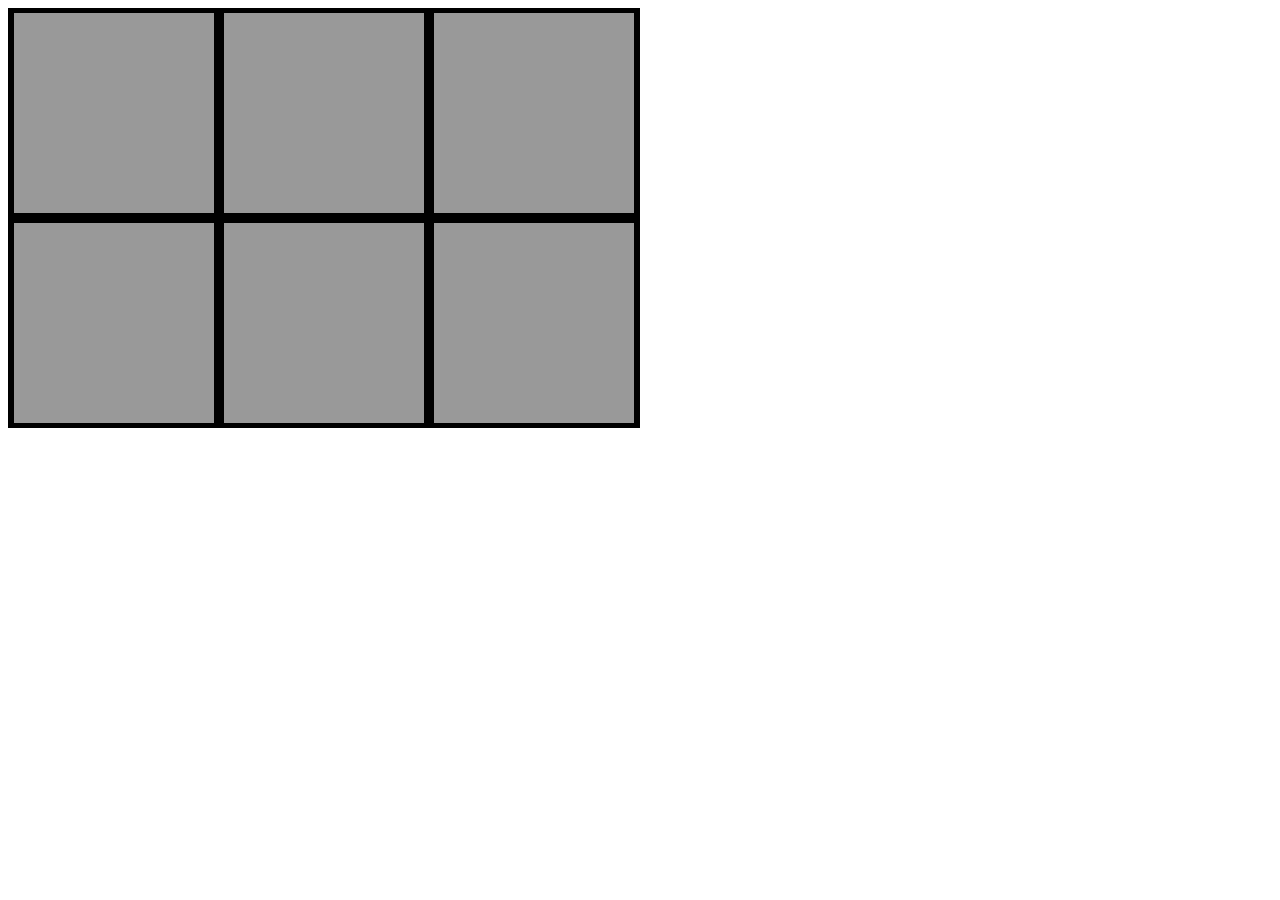
<file: 02_brand_site/flexWrab.html>
<!DOCTYPE html>
<html lang="en">
<head>
    <meta charset="UTF-8">
    <meta name="viewport" content="width=device-width, initial-scale=1.0">
    <title>Document</title>
    <style>
       .wrap{
           display:flex;
           flex-flow:wrap;
           width:50%;
           justify-content: center;
           background: #000;
       } 
       .item{
width:200px;
height:200px;
margin: 5px;
      background: #999; }
    </style>
</head>
<body>
    <div class="wrap">
        <div class="item"></div>
        <div class="item"></div>
        <div class="item"></div>
        <div class="item"></div>
        <div class="item"></div>
        <div class="item"></div>
        
    </div>
</body>
</html>
</file>
<file: 04_weather_app/css/master.css>
*{
    margin: 0;
    font-weight: 300;
    /* font-weight: normal; */
}
p{
    margin-bottom: 2px;
}
.uppercase{
    text-transform: uppercase;
}

body{
    height: 100vh;
    color:#fff;
    font-size: 100%;
    font-family: 'Roboto', sans-serif;
    background: linear-gradient(-45deg,#23d5ab,#23a6d5,#9438df,#e95b88,#9438df,#23a6d5,#23d5ab);
    background-size: 3000% 500%;
    animation: wheather 40s infinite;
    /* text-shadow: 1px 1px 1px #999; */
}
/* bg animate */
@keyframes wheather{
    0%{
        background-position : left;
    }
 
    100%{ 
        background-position : right;
    }
}
.container-fluid{
    overflow: hidden;
}
.main_info > div{
    margin: 0 auto;
}
.border{
    width: 50px;
    height: 5px;
    background:#fff ;
    margin: 0 auto;
}
/* slide */
.sub_info{
    padding-top: 50px;
}
.sub_info div{
    cursor: pointer;
}

.swiper-container{
    width: 80%;
    height: auto;
    
}
/* padding */

.padding_t3{
    padding-top: 3px;
}
.padding_t50{
    padding-top: 50px;
}
.padding_t100{
    padding-top: 100px;
}
.padding_b5{
    padding-bottom: 15px;
}
.padding_b30{
    padding-bottom: 30px;
}
/* margin */
.margin_b50{
    margin-bottom: 50px;
}


/* text size */

#weather_info .city{
    font-weight: 500;
    font-size: 1.8em;
}
#weather_info .today{
    font-size: 1.2em;
    font-weight: 400;
}
/* icon size */
.icon{
    font-size: 8em; 
    text-shadow: 4px 4px 4px #999;   
}

.temp{
    font-size: 3em;
    font-weight: 400;
    padding-bottom: 10px;
}
.font_s1_2em{
    font-size: 1.5em;
}
.font_s2em{
    font-size: 2em;
}
/* opacity */
.opacity_60{
    opacity: 0.6;
    font-size: 0.8rem;
}

@media(max-width:767px){
    .padding_t100{
        padding-top: 10%;
    }

}
@media(max-width:600px){
      .padding_t100{
        padding-top: 5%;
    }
}
@media(max-width:375px){
    .padding_t100{
        padding-top: 5%;
    }
    .icon{
        font-size: 6em; 
    }
    
}
</file>
<file: 05_Landing_Page/css/style.css>
@font-face{
    font-family:TmoneyRoundWind;
    src:url('../font/onlinefontconverter.com/TmoneyRoundWind-ExtraBoldA1.eot');
    src:local(※), 
        url('../font/onlinefontconverter.com/TmoneyRoundWind-ExtraBoldA1.woff') format('woff');
}
body{
    font-family: 'Noto Sans KR';
    font-size: 16px;
    background: url('../img/bg_pattern.png');
    background-color: #1bc8c8;
}
h1{
    font-family:'TmoneyRoundWind';
    font-size: 6.5rem;
}
h2{
    font-family:'TmoneyRoundWind';
    font-size: 4rem;
}
h3{
    font-family:'TmoneyRoundWind';
    font-size: 3rem;
}
h4{
    font-family:'TmoneyRoundWind';
    font-size: 2.2rem;
}
h5{
    font-family:'TmoneyRoundWind';
    font-size: 1rem;
}
/* main */
.main{
    width: 100%;
    height: 100vh;
    background: url(../img/main_bg.png);
    background-size:cover ;
    background-position: 0 -21px;
    background-repeat:no-repeat ;
    padding: 0;
}
@media(max-width:375px){
    .main{
        background: url(../img/main_bg_375.png);       
        background-repeat:no-repeat ;
    }
}
@media(max-width:500px){
    .main{
       background-position: -700px!important;
    }
}
.main_wrab{
    height: 187px;
    
}
.wrab_1{  
    display: flex;
    justify-content: flex-end;
    align-items: flex-start;          
    /* background: #000; */
}
.wrab_1 img{}
@media(max-width:375px){}
@media(max-width:767px){
    .wrab_1{  
        height: 18%;
    }
    .wrab_1 img{
        width: 70px;
    }
}
/* wrab_1 end */

.wrab_2{   
    height: 561px;  
    display: flex;
    flex-direction: column; 
    justify-content: flex-start;
    align-items: flex-start;   
    /* background: #999999; */
    
}
.main_img_1{
    margin-left: 2%;
    
}
.main_img_2{
    width: 450px;
    margin-left: 2.4%;
   
}

@media(max-width:375px){}
@media(max-width:767px){
    .wrab_2{ 
        height: 57%;
       justify-content: flex-start;
       align-items: center;   
    }
    .wrab_2 img{
       width: 70%;
    }
    .main_img_1{     
        margin-right: 2%;
    }
    .main_img_2{     
        margin-right: 2.4%;
    }
}
.wrab_3{   
    position: relative;  
    /* background: #888; */
}
.talk{
    position: absolute;
    top:-60px;
    left: 50%;
    transform: translateX(-50%);
}
.talk_wrab{
    position: relative;
}
.like_talk_heart{
    position: absolute;
    top:25%;
    left: 10%;   
}
.talk_wrab p{
    position: absolute;
    color: #fff;
    font-size: 3rem;
    font-weight: bolder;
    top:16%;
    right: 10%;
}

@media(max-width:375px){
    .talk{       
        top:-8px!important;        
    }    
}
@media(max-width:500px){
    .talk{       
        top:15px;        
    }
    .video_wrab{
        top:100px!important;
    }
   .like_talk_bg{
       width: 130px;
   } 
   .like_talk_heart{
        width: 20px;
        left: 10%;
   }
   .talk_wrab p{
        left: 30%;
        font-size: 1.5rem;
   }
}
@media(max-width:767px){
   .like_talk_bg{
       width: 130px;
   } 
   .like_talk_heart{
        width: 20px;
        left: 10%;
   }
   .talk_wrab p{
        left: 30%;
        font-size: 1.5rem;
   }
}

.video_wrab{
    position: absolute;
    top:80px;
    left: 50%;
    transform: translateX(-50%);
}
.video_container{  
    position: relative;
    
}
.hover_1,.hover_2,.drop_water_crown{
    position: absolute;
    left: 0;
    left: 50%;
    transform: translateX(-50%);
}
.video_container .hover_2{
    opacity: 0;
    transition: opacity 1s;
}
.video_wrab:hover .hover_2{
    opacity: 1;
}
@media(max-width: 375px) {
    .hover_1 {
        width: 330px!important;
        content:url("../img/video_btn_1.png");
    }
    .hover_2 {
        width: 330px!important;
        content:url("../img/video_btn_h_1.png");
    }
    .drop_water_crown{
        width: 330px!important;
        content:url("../img/drop_water_crown_1.png")
    }

  }
@media(max-width: 767px) {
    .hover_1 {
        width: 400px;
        content:url("../img/video_btn_1.png");
    }
    .hover_2 {
        width: 400px;
        content:url("../img/video_btn_h_1.png");
    }
    .drop_water_crown{
        width: 400px;
        content:url("../img/drop_water_crown_1.png")
    }

  }
  @media(min-width: 767px) {
    .hover_1 {
        content:url("../img/video_btn.png");
    }
    .hover_2 {
        content:url("../img/video_btn_h.png");
    }
    .drop_water_crown{
        content:url("../img/drop_water_crown.png");
    }
  }

/* section2 */
.news{
  
}
.news_wrab{
    position: relative;
    padding-top: 1100px;
   
}

.animal{
    width: 100%;
    top: 0;  
}
#duck{
    width: 224px;
    position: absolute;
    top:50px;
   right: 0;
   z-index: 10;
}
#rat{
    position: absolute;
    top:0;
    width: 265px;
}
@media(max-width: 767px) {
    #duck{
        width: 90px;
        top:360px;
        right: 125px;
        
    }
    #rat{
        width: 100px;
        top:350px;
        left: 125px;
    } 
}
.news_cont{
    position: absolute;
    left: 50%;
    transform: translateX(-50%);
    top:600px
}

.text_wrab{
    position: absolute;
    left: 50%;
    transform: translateX(-50%);
    top:100px;
    z-index :10;
}
.text_wrab h1,.text_wrab h4 {
text-align: center;
} 
@media (max-width:767px){
    .news_cont>img{
        content:url("../img/bodyboard.png");
    }
    .text_wrab{
        top:60px;
    }
    .text_wrab h1{
        font-size:4.5rem;
    }
    .text_wrab h4{
        font-size: 1.5rem;
    }
}
.woman{
    position: absolute;
    top:0;
    left: 0;
}
.man{
    position: absolute;
    top:-30px;
    right:-20px;
}
@media(max-width:767px){
    .woman{
        width: 150px;
        top:-350px;
    }
    .man{
        width:155px;
        top:-350px;
        right: 0;
    }
}
/* slide */
.swiper-container{
    width: 100%;
    height:750px;
}
.slide1{
  display: flex;
  justify-content: center;
  align-items: center;
}
.slide1 img{
    width:70%;
}
.slide-text{
    position: absolute;
    top:150px;
    left: 58%;
    text-align: center;
}
.slide-text >p{
    margin-top: 30px;
    font-size: 2rem;
    line-height: 3rem;
}

/* envert */
.event{
    position: relative;
    padding-top: 50px;
}
.event_title{
    height: 450px;
    position: relative;
}
.event_title1,.even_yaja_pink,.event_txt{   
    position: absolute;
    
    left: 50%;
    transform: translateX(-50%);
}

.event_title1{
    width: 62%;
    padding-top: 60px;
    padding-left: 6px;
    bottom: 0;
}
.even_yaja_pink{
    width: 90%;
    bottom: 0;
    padding-bottom: 85px;
   
}
.event_txt{
    width: 40%;
    bottom:35%;
    padding-left: 100px;
}
.event_bg{
    position: absolute;
    top:414px;
    left: 50%;
    transform: translateX(-50%);
    width: 93%;
    height: 1200px;
    background: #d0fbfb;
    border-radius: 50px;
}
.event_bg_wrap{
    position: relative;
}
.event_bg_wrap{
    position: absolute;
    top:200px;
    left: 50%;
    transform: translateX(-50%);
}
.spelling_wrab{
    position: absolute;
    padding-top: 50px;;    
    left: 50%;
    transform: translateX(-50%);
    display: flex;
}
.spelling_wrab img{
    padding: 20px;
    margin-top: 10px;
}
.spelling_wrab h1{
    position: absolute;    
}
.spelling_s,.spelling_o{
    padding: 85px;
}
.spelling_o{
    left: 50%;
}
.event_bg_wrap h2{   
    line-height: 5.5rem;
   
}
.event_bg_wrap h3{
    width: 110%;
    text-align: center;
    line-height: 4rem;
    font-family: inherit;
    font-weight: 500;
    position: absolute;
    top:600px;
    left: 50%;
    transform: translateX(-50%);
}
.event_bg_wrap .yellow{
    color: yellow;
    text-shadow:3px 3px 3px black;
    font-weight: bolder;
}
.boder{
    font-weight: bolder;
}
</file>
<file: starton-main-files/css/plagin-css/plagin.css>
/* 
 *  Core Owl Carousel CSS File
 *  v1.3.3
 */
#slider .item,.customNavigation{text-align:center}.owl-carousel .owl-wrapper:after{content:".";display:block;clear:both;visibility:hidden;line-height:0;height:0}.owl-carousel,.owl-carousel .owl-wrapper{display:none;position:relative}.owl-carousel{width:100%;-ms-touch-action:pan-y}.owl-carousel .owl-wrapper-outer{overflow:hidden;position:relative;width:100%}.owl-carousel .owl-wrapper-outer.autoHeight{-webkit-transition:height .5s ease-in-out;-moz-transition:height .5s ease-in-out;-ms-transition:height .5s ease-in-out;-o-transition:height .5s ease-in-out;transition:height .5s ease-in-out}.owl-carousel .owl-item{float:left}.owl-controls .owl-buttons div,.owl-controls .owl-page{cursor:pointer}.owl-controls{-webkit-user-select:none;-khtml-user-select:none;-moz-user-select:none;-ms-user-select:none;user-select:none;-webkit-tap-highlight-color:transparent}.grabbing{cursor:url(grabbing.png) 8 8,move}.owl-carousel .owl-item,.owl-carousel .owl-wrapper{-webkit-backface-visibility:hidden;-moz-backface-visibility:hidden;-ms-backface-visibility:hidden;-webkit-transform:translate3d(0,0,0);-moz-transform:translate3d(0,0,0);-ms-transform:translate3d(0,0,0)}#slider .item{background:0 0!important;padding:0;margin:10px;color:#FFF;-webkit-border-radius:3px;-moz-border-radius:3px;border-radius:3px}#slider .item img{max-width:216px}/*use styles below to disable ugly selection*/ .customNavigation a{-webkit-user-select:none;-khtml-user-select:none;-moz-user-select:none;-ms-user-select:none;user-select:none;-webkit-tap-highlight-color:transparent}.owl-theme .owl-controls{margin-top:10px;text-align:center}.owl-theme .owl-controls .owl-buttons div{color:#FFF;display:inline-block;zoom:1;margin:5px;padding:3px 10px;font-size:12px;-webkit-border-radius:30px;-moz-border-radius:30px;border-radius:30px;background:#869791;filter:Alpha(Opacity=50);opacity:.5}.owl-theme .owl-controls.clickable .owl-buttons div:hover{filter:Alpha(Opacity=100);opacity:1;text-decoration:none}.owl-theme .owl-controls .owl-page{display:inline-block;zoom:1}.owl-theme .owl-controls .owl-page span{display:block;width:12px;height:12px;margin:5px 7px;filter:Alpha(Opacity=50);opacity:.5;-webkit-border-radius:20px;-moz-border-radius:20px;border-radius:20px;background:#869791}.owl-theme .owl-controls .owl-page.active span,.owl-theme .owl-controls.clickable .owl-page:hover span{filter:Alpha(Opacity=100);opacity:1}.owl-theme .owl-controls .owl-page span.owl-numbers{height:auto;width:auto;color:#FFF;padding:2px 10px;font-size:12px;-webkit-border-radius:30px;-moz-border-radius:30px;border-radius:30px}.owl-item.loading{min-height:150px;background:url(AjaxLoader.gif) center center no-repeat}.owl-origin{-webkit-perspective:1200px;-webkit-perspective-origin-x:50%;-webkit-perspective-origin-y:50%;-moz-perspective:1200px;-moz-perspective-origin-x:50%;-moz-perspective-origin-y:50%;perspective:1200px}.owl-fade-out{z-index:10;-webkit-animation:fadeOut .7s both ease;-moz-animation:fadeOut .7s both ease;animation:fadeOut .7s both ease}.owl-fade-in{-webkit-animation:fadeIn .7s both ease;-moz-animation:fadeIn .7s both ease;animation:fadeIn .7s both ease}.owl-backSlide-out{-webkit-animation:backSlideOut 1s both ease;-moz-animation:backSlideOut 1s both ease;animation:backSlideOut 1s both ease}.owl-backSlide-in{-webkit-animation:backSlideIn 1s both ease;-moz-animation:backSlideIn 1s both ease;animation:backSlideIn 1s both ease}.owl-goDown-out{-webkit-animation:scaleToFade .7s ease both;-moz-animation:scaleToFade .7s ease both;animation:scaleToFade .7s ease both}.owl-goDown-in{-webkit-animation:goDown .6s ease both;-moz-animation:goDown .6s ease both;animation:goDown .6s ease both}.owl-fadeUp-in{-webkit-animation:scaleUpFrom .5s ease both;-moz-animation:scaleUpFrom .5s ease both;animation:scaleUpFrom .5s ease both}.owl-fadeUp-out{-webkit-animation:scaleUpTo .5s ease both;-moz-animation:scaleUpTo .5s ease both;animation:scaleUpTo .5s ease both}@-webkit-keyframes empty{0%{opacity:1}}@-moz-keyframes empty{0%{opacity:1}}@keyframes empty{0%{opacity:1}}@-webkit-keyframes fadeIn{0%{opacity:0}100%{opacity:1}}@-moz-keyframes fadeIn{0%{opacity:0}100%{opacity:1}}@keyframes fadeIn{0%{opacity:0}100%{opacity:1}}@-webkit-keyframes fadeOut{0%{opacity:1}100%{opacity:0}}@-moz-keyframes fadeOut{0%{opacity:1}100%{opacity:0}}@keyframes fadeOut{0%{opacity:1}100%{opacity:0}}@-webkit-keyframes backSlideOut{25%{opacity:.5;-webkit-transform:translateZ(-500px)}100%,75%{opacity:.5;-webkit-transform:translateZ(-500px) translateX(-200%)}}@-moz-keyframes backSlideOut{25%{opacity:.5;-moz-transform:translateZ(-500px)}100%,75%{opacity:.5;-moz-transform:translateZ(-500px) translateX(-200%)}}@keyframes backSlideOut{25%{opacity:.5;transform:translateZ(-500px)}100%,75%{opacity:.5;transform:translateZ(-500px) translateX(-200%)}}@-webkit-keyframes backSlideIn{0%,25%{opacity:.5;-webkit-transform:translateZ(-500px) translateX(200%)}75%{opacity:.5;-webkit-transform:translateZ(-500px)}100%{opacity:1;-webkit-transform:translateZ(0) translateX(0)}}@-moz-keyframes backSlideIn{0%,25%{opacity:.5;-moz-transform:translateZ(-500px) translateX(200%)}75%{opacity:.5;-moz-transform:translateZ(-500px)}100%{opacity:1;-moz-transform:translateZ(0) translateX(0)}}@keyframes backSlideIn{0%,25%{opacity:.5;transform:translateZ(-500px) translateX(200%)}75%{opacity:.5;transform:translateZ(-500px)}100%{opacity:1;transform:translateZ(0) translateX(0)}}@-webkit-keyframes scaleToFade{to{opacity:0;-webkit-transform:scale(.8)}}@-moz-keyframes scaleToFade{to{opacity:0;-moz-transform:scale(.8)}}@keyframes scaleToFade{to{opacity:0;transform:scale(.8)}}@-webkit-keyframes goDown{from{-webkit-transform:translateY(-100%)}}@-moz-keyframes goDown{from{-moz-transform:translateY(-100%)}}@keyframes goDown{from{transform:translateY(-100%)}}@-webkit-keyframes scaleUpFrom{from{opacity:0;-webkit-transform:scale(1.5)}}@-moz-keyframes scaleUpFrom{from{opacity:0;-moz-transform:scale(1.5)}}@keyframes scaleUpFrom{from{opacity:0;transform:scale(1.5)}}@-webkit-keyframes scaleUpTo{to{opacity:0;-webkit-transform:scale(1.5)}}@-moz-keyframes scaleUpTo{to{opacity:0;-moz-transform:scale(1.5)}}@keyframes scaleUpTo{to{opacity:0;transform:scale(1.5)}}



/*
 * Magnific Popup CSS 
 */
.mfp-bg,.mfp-wrap{position:fixed;left:0;top:0}.mfp-bg,.mfp-container,.mfp-wrap{height:100%;width:100%}.mfp-container:before,.mfp-figure:after{content:''}.mfp-bg{z-index:1042;overflow:hidden;background:#0b0b0b;opacity:.8;filter:alpha(opacity=80)}.mfp-wrap{z-index:1043;outline:0!important;-webkit-backface-visibility:hidden}.mfp-container{text-align:center;position:absolute;left:0;top:0;padding:0 8px;-webkit-box-sizing:border-box;-moz-box-sizing:border-box;box-sizing:border-box}.mfp-container:before{display:inline-block;height:100%;vertical-align:middle}.mfp-align-top .mfp-container:before{display:none}.mfp-content{position:relative;display:inline-block;vertical-align:middle;margin:0 auto;text-align:left;z-index:1045}.mfp-close,.mfp-preloader{text-align:center;position:absolute}.mfp-ajax-holder .mfp-content,.mfp-inline-holder .mfp-content{width:100%;cursor:auto}.mfp-ajax-cur{cursor:progress}.mfp-zoom-out-cur,.mfp-zoom-out-cur .mfp-image-holder .mfp-close{cursor:-moz-zoom-out;cursor:-webkit-zoom-out;cursor:zoom-out}.mfp-zoom{cursor:pointer;cursor:-webkit-zoom-in;cursor:-moz-zoom-in;cursor:zoom-in}.mfp-auto-cursor .mfp-content{cursor:auto}.mfp-arrow,.mfp-close,.mfp-counter,.mfp-preloader{-webkit-user-select:none;-moz-user-select:none;user-select:none}.mfp-loading.mfp-figure{display:none}.mfp-hide{display:none!important}.mfp-preloader{color:#CCC;top:50%;width:auto;margin-top:-.8em;left:8px;right:8px;z-index:1044}.mfp-preloader a{color:#CCC}.mfp-close,.mfp-preloader a:hover{color:#FFF}.mfp-s-error .mfp-content,.mfp-s-ready .mfp-preloader{display:none}button.mfp-arrow,button.mfp-close{overflow:visible;cursor:pointer;background:0 0;border:0;-webkit-appearance:none;display:block;outline:0;padding:0;z-index:1046;-webkit-box-shadow:none;box-shadow:none}button::-moz-focus-inner{padding:0;border:0}.mfp-close{width:44px;height:44px;line-height:44px;right:0;top:0;text-decoration:none;opacity:.65;filter:alpha(opacity=65);padding:0 0 18px 10px;font-style:normal;font-size:28px;font-family:Arial,Baskerville,monospace}.mfp-close:focus,.mfp-close:hover{opacity:1;filter:alpha(opacity=100)}.mfp-close:active{top:1px}.mfp-close-btn-in .mfp-close{color:#333}.mfp-iframe-holder .mfp-close,.mfp-image-holder .mfp-close{color:#FFF;right:-6px;text-align:right;padding-right:6px;width:100%}.mfp-counter{position:absolute;top:0;right:0;color:#CCC;font-size:12px;line-height:18px;white-space:nowrap}.mfp-figure,img.mfp-img{line-height:0}.mfp-arrow{position:absolute;opacity:.65;filter:alpha(opacity=65);margin:-55px 0 0;top:50%;padding:0;width:90px;height:110px;-webkit-tap-highlight-color:transparent}.mfp-arrow:active{margin-top:-54px}.mfp-arrow:focus,.mfp-arrow:hover{opacity:1;filter:alpha(opacity=100)}.mfp-arrow .mfp-a,.mfp-arrow .mfp-b,.mfp-arrow:after,.mfp-arrow:before{content:'';display:block;width:0;height:0;position:absolute;left:0;top:0;margin-top:35px;margin-left:35px;border:inset transparent}.mfp-arrow .mfp-a,.mfp-arrow:after{border-top-width:13px;border-bottom-width:13px;top:8px}.mfp-arrow .mfp-b,.mfp-arrow:before{border-top-width:21px;border-bottom-width:21px;opacity:.7}.mfp-arrow-left{left:0}.mfp-arrow-left .mfp-a,.mfp-arrow-left:after{border-right:17px solid #FFF;margin-left:31px}.mfp-arrow-left .mfp-b,.mfp-arrow-left:before{margin-left:25px;border-right:27px solid #3F3F3F}.mfp-arrow-right{right:0}.mfp-arrow-right .mfp-a,.mfp-arrow-right:after{border-left:17px solid #FFF;margin-left:39px}.mfp-arrow-right .mfp-b,.mfp-arrow-right:before{border-left:27px solid #3F3F3F}.mfp-iframe-holder{padding-top:40px;padding-bottom:40px}.mfp-iframe-holder .mfp-content{line-height:0;width:100%;max-width:900px}.mfp-image-holder .mfp-content,img.mfp-img{max-width:100%}.mfp-iframe-holder .mfp-close{top:-40px}.mfp-iframe-scaler{width:100%;height:0;overflow:hidden;padding-top:56.25%}.mfp-iframe-scaler iframe{position:absolute;display:block;top:0;left:0;width:100%;height:100%;box-shadow:0 0 8px rgba(0,0,0,.6);background:#000}.mfp-figure:after,img.mfp-img{width:auto;height:auto;display:block}img.mfp-img{-webkit-box-sizing:border-box;-moz-box-sizing:border-box;box-sizing:border-box;padding:40px 0;margin:0 auto}.mfp-figure:after{position:absolute;left:0;top:40px;bottom:40px;right:0;z-index:-1;box-shadow:0 0 8px rgba(0,0,0,.6);background:#444}.mfp-figure small{color:#BDBDBD;display:block;font-size:12px;line-height:14px}.mfp-figure figure{margin:0}.mfp-bottom-bar{margin-top:-36px;position:absolute;top:100%;left:0;width:100%;cursor:auto}.mfp-title{text-align:left;line-height:18px;color:#F3F3F3;word-wrap:break-word;padding-right:36px}.mfp-gallery .mfp-image-holder .mfp-figure{cursor:pointer}@media screen and (max-width:800px) and (orientation:landscape),screen and (max-height:300px){.mfp-img-mobile .mfp-image-holder{padding-left:0;padding-right:0}.mfp-img-mobile img.mfp-img{padding:0}.mfp-img-mobile .mfp-figure:after{top:0;bottom:0}.mfp-img-mobile .mfp-figure small{display:inline;margin-left:5px}.mfp-img-mobile .mfp-bottom-bar{background:rgba(0,0,0,.6);bottom:0;margin:0;top:auto;padding:3px 5px;position:fixed;-webkit-box-sizing:border-box;-moz-box-sizing:border-box;box-sizing:border-box}.mfp-img-mobile .mfp-bottom-bar:empty{padding:0}.mfp-img-mobile .mfp-counter{right:5px;top:3px}.mfp-img-mobile .mfp-close{top:0;right:0;width:35px;height:35px;line-height:35px;background:rgba(0,0,0,.6);position:fixed;text-align:center;padding:0}}@media all and (max-width:900px){.mfp-arrow{-webkit-transform:scale(.75);transform:scale(.75)}.mfp-arrow-left{-webkit-transform-origin:0;transform-origin:0}.mfp-arrow-right{-webkit-transform-origin:100%;transform-origin:100%}.mfp-container{padding-left:6px;padding-right:6px}}.mfp-ie7 .mfp-img{padding:0}.mfp-ie7 .mfp-bottom-bar{width:600px;left:50%;margin-left:-300px;margin-top:5px;padding-bottom:5px}.mfp-ie7 .mfp-container{padding:0}.mfp-ie7 .mfp-content{padding-top:44px}.mfp-ie7 .mfp-close{top:0;right:0;padding-top:0}




/*
 *  jquery.okayNav CSS File  
 */
/* okayNav styles */
body.okayNav-loaded {
  overflow-x: hidden;
}
.okayNav:not(.loaded) {
  visibility: hidden;
  -webkit-user-select: none;
  -moz-user-select: none;
  -ms-user-select: none;
  user-select: none;
}
.okayNav ul {
  /* We want two navigations - one hidden and one visible */
  float: left;
  margin-top: 7px;
}
.okayNav a {
  /* Links general styling */
  color: #c0c0c0;
  font-size: 14px;
  position: relative;
  z-index: 1;
}
.okayNav__nav--visible {
  overflow: hidden;
  white-space: nowrap;
}
.okayNav__nav--visible li {
  display: inline-block;
  text-align: center;
}
.okayNav__nav--visible a {
  /* Link styling for the visible part of the nav */
  display: block;
  transition: color 200ms cubic-bezier(0.55, 0, 0.1, 1);
  padding: 15px 15px;
}

/* Link styling for the off-screen part of the nav */
.okayNav__nav--invisible {
  z-index: 10;
  position: fixed;
  top: 70px;
  bottom: auto;
  max-height: 300px;
  overflow-y: auto;
  -webkit-overflow-scrolling: touch;
  background: #fff;
  padding: 0;
  box-shadow: -5px 8px 11px 0px rgba(0, 0, 0, 0.05);
  -moz-box-shadow: -5px 8px 11px 0px rgba(0, 0, 0, 0.05);
  -webkit-box-shadow: -5px 8px 11px 0px rgba(0, 0, 0, 0.05);
  -o-box-shadow: -5px 8px 11px 0px rgba(0, 0, 0, 0.05);
}
.okayNav__nav--invisible li {
	list-style: none;
	border-top: 1px solid rgba(23,23,23,0.08);
}
.okayNav__nav--invisible a {
  background: #fff;
  width: 200px;
  display: block;
  padding: 10px 15px 0 15px;
}
.okayNav__nav--invisible li a {
  padding: 10px 15px 10px 15px;
}

.okayNav__nav--invisible.nav-left {
  left: 0;
  -webkit-transform: translateX(-100%);
  transform: translateX(-100%);
}
.okayNav__nav--invisible.nav-right {
  right: 0;
  -webkit-transform: translateX(100%);
  transform: translateX(100%);
}
.okayNav__nav--invisible.transition-enabled {
  transition: -webkit-transform 400ms cubic-bezier(0.55, 0, 0.1, 1);
  transition: transform 400ms cubic-bezier(0.55, 0, 0.1, 1);
  transition: transform 400ms cubic-bezier(0.55, 0, 0.1, 1), -webkit-transform 400ms cubic-bezier(0.55, 0, 0.1, 1);
}
.okayNav__nav--invisible.nav-open {
  -webkit-transform: translateX(0);
  transform: translateX(0);
}
/* Kebab icon */
.okayNav__menu-toggle {
  position: relative;
  transition: -webkit-transform 400ms cubic-bezier(0.55, 0, 0.1, 1);
  transition: transform 400ms cubic-bezier(0.55, 0, 0.1, 1);
  transition: transform 400ms cubic-bezier(0.55, 0, 0.1, 1), -webkit-transform 400ms cubic-bezier(0.55, 0, 0.1, 1);
  cursor: pointer;
  width: 40px;
  height: 22px;
  float: right;
  z-index: 1;
  top: 27px;
}
.okayNav__menu-toggle.okay-invisible {
  position: absolute;
  opacity: 0;
  -webkit-user-select: none;
  -moz-user-select: none;
  -ms-user-select: none;
  user-select: none;
  pointer-events: none;
}
.okayNav__menu-toggle span {
  display: block;
  position: absolute;
  margin: auto;
  height: 4px;
  width: 4px;
  background: #fff;
  border-radius: 50%;
  left: 0;
  right: 0;
  pointer-events: none;
  -webkit-transition: all 0.4s ease-out;
  -moz-transition: all 0.4s ease-out;
  -o-transition: all 0.4s ease-out;
  -ms-transition: all 0.4s ease-out;
  transition: all 0.4s ease-out;
}
.okayNav__menu-toggle span:nth-child(1) {
  top: 0;
}
.okayNav__menu-toggle span:nth-child(2),
.okayNav__menu-toggle span:nth-child(4),
.okayNav__menu-toggle span:nth-child(5) {
  top: 50%;
  -webkit-transform: translateY(-50%);
  transform: translateY(-50%);
}
.okayNav__menu-toggle span:nth-child(3) {
  bottom: 0;
}
.okayNav__menu-toggle span:nth-child(4),
.okayNav__menu-toggle span:nth-child(5) {
    opacity: 0;
}
.okayNav__menu-toggle.icon--active {
  /* Kebab icon when off-screen nav is open */
  -webkit-transform: rotate(45deg);
  transform: rotate(45deg);
}
.okayNav__menu-toggle.icon--active span {
  background: #2ecc4d;
}
.okayNav__menu-toggle.icon--active span:nth-child(4){
	left: 9px;
    right: 100%;
    opacity: 1;
    -webkit-transition-delay: .3s;
    -moz-transition-delay: .3s;
    -o-transition-delay: .3s;
    transition-delay: .3s;
}
.okayNav__menu-toggle.icon--active span:nth-child(5) {
    left: 27px;
    right: 100%;
    opacity: 1;
    -webkit-transition-delay: .3s;
    -moz-transition-delay: .3s;
    -o-transition-delay: .3s;
    transition-delay: .3s;
}
@media (max-width: 767px) {

	.okayNav__nav--invisible {
		border-top: 1px solid rgba(23,23,23,0.08);
		left: 0;
		right: 0
	}
	.okayNav__nav--invisible a {
	  width: auto;
	}
}
</file>
<file: starton-main-files/icons/toicons/css/styles.css>
/*
 * Icon Font toicons
 * Made with love by Icons8 [ https://icons8.com/ ] using FontCustom [ https://github.com/FontCustom/fontcustom ]
 *
 * Contacts:
 *    [ https://icons8.com/contact ]
 *
 * Follow Icon8 on
 *    Twitter [ https://twitter.com/icons_8 ]
 *    Facebook [ https://www.facebook.com/Icons8 ]
 *    Google+ [ https://plus.google.com/+Icons8 ]
 *    GitHub [ https://github.com/icons8 ]
 */


@font-face {
  font-family: "toicons";
  src: url("../fonts/toicons_9f57ebafc358a8fcfbd734fab11e6be9.eot");
  src: url("../fonts/toicons_9f57ebafc358a8fcfbd734fab11e6be9.eot?#iefix") format("embedded-opentype"),
       url("../fonts/toicons_9f57ebafc358a8fcfbd734fab11e6be9.woff2") format("woff2"),
       url("../fonts/toicons_9f57ebafc358a8fcfbd734fab11e6be9.woff") format("woff"),
       url("../fonts/toicons_9f57ebafc358a8fcfbd734fab11e6be9.ttf") format("truetype"),
       url("../fonts/toicons_9f57ebafc358a8fcfbd734fab11e6be9.svg#toicons") format("svg");
  font-weight: normal;
  font-style: normal;
}

@media screen and (-webkit-min-device-pixel-ratio:0) {
  @font-face {
    font-family: "toicons";
    src: url("../fonts/toicons_9f57ebafc358a8fcfbd734fab11e6be9.svg#toicons") format("svg");
  }
}

[data-icons8]:before { content: attr(data-icons8); }

[data-icons8]:before,
.icons8-add-folder:before,
.icons8-add-folder-filled:before,
.icons8-add-property:before,
.icons8-add-property-filled:before,
.icons8-add-ticket:before,
.icons8-add-ticket-filled:before,
.icons8-address-book:before,
.icons8-address-book-2:before,
.icons8-address-book-filled:before,
.icons8-advance:before,
.icons8-advance-filled:before,
.icons8-adventures:before,
.icons8-adventures-filled:before,
.icons8-advertising:before,
.icons8-advertising-2:before,
.icons8-advertising-filled:before,
.icons8-adware-free:before,
.icons8-agreement:before,
.icons8-agreement-filled:before,
.icons8-air-element:before,
.icons8-air-element-2:before,
.icons8-air-element-filled:before,
.icons8-airport:before,
.icons8-airport-filled:before,
.icons8-amazon:before,
.icons8-amex:before,
.icons8-amex-2:before,
.icons8-amex-filled:before,
.icons8-android-os:before,
.icons8-android-os-filled:before,
.icons8-android-tablet:before,
.icons8-android-tablet-filled:before,
.icons8-apple-app-store:before,
.icons8-apple-app-store-filled:before,
.icons8-apple-watch-apps:before,
.icons8-apple-watch-apps-filled:before,
.icons8-approval:before,
.icons8-approval-2:before,
.icons8-approval-3:before,
.icons8-approval-filled:before,
.icons8-area-chart:before,
.icons8-area-chart-2:before,
.icons8-area-chart-3:before,
.icons8-area-chart-filled:before,
.icons8-assistant:before,
.icons8-assistant-2:before,
.icons8-assistant-filled:before,
.icons8-autumn:before,
.icons8-autumn-2:before,
.icons8-autumn-filled:before,
.icons8-baby-feet:before,
.icons8-baby-feet-2:before,
.icons8-baby-feet-filled:before,
.icons8-back:before,
.icons8-back-2:before,
.icons8-bank-card-back-side:before,
.icons8-bank-cards:before,
.icons8-bank-cards-filled:before,
.icons8-bank-euro:before,
.icons8-bank-euro-2:before,
.icons8-bank-euro-filled:before,
.icons8-banknotes:before,
.icons8-banknotes-filled:before,
.icons8-bar:before,
.icons8-bar-chart:before,
.icons8-bar-chart-2:before,
.icons8-bar-chart-filled:before,
.icons8-bar-filled:before,
.icons8-bearish:before,
.icons8-bearish-2:before,
.icons8-bearish-filled:before,
.icons8-beer:before,
.icons8-beer-filled:before,
.icons8-behance:before,
.icons8-behance-filled:before,
.icons8-bento:before,
.icons8-binoculars:before,
.icons8-binoculars-filled:before,
.icons8-birthday:before,
.icons8-birthday-filled:before,
.icons8-bitcoin:before,
.icons8-bitcoin-filled:before,
.icons8-box-logo:before,
.icons8-box-logo-filled:before,
.icons8-bridge:before,
.icons8-bridge-filled:before,
.icons8-bright-moon:before,
.icons8-bright-moon-filled:before,
.icons8-british-pound:before,
.icons8-british-pound-2:before,
.icons8-british-pound-3:before,
.icons8-british-pound-filled:before,
.icons8-brush:before,
.icons8-brush-filled:before,
.icons8-bullish:before,
.icons8-bullish-2:before,
.icons8-bullish-filled:before,
.icons8-business:before,
.icons8-business-contact:before,
.icons8-business-contact-2:before,
.icons8-business-contact-filled:before,
.icons8-business-filled:before,
.icons8-businessman:before,
.icons8-businessman-2:before,
.icons8-businessman-filled:before,
.icons8-businesswoman:before,
.icons8-businesswoman-2:before,
.icons8-businesswoman-filled:before,
.icons8-buy:before,
.icons8-buy-2:before,
.icons8-buy-filled:before,
.icons8-calendar:before,
.icons8-calendar-filled:before,
.icons8-camcorder:before,
.icons8-camcorder-filled:before,
.icons8-camera:before,
.icons8-camera-filled:before,
.icons8-cathedral:before,
.icons8-cathedral-filled:before,
.icons8-check:before,
.icons8-check-book:before,
.icons8-check-book-filled:before,
.icons8-check-filled:before,
.icons8-checklist:before,
.icons8-checklist-filled:before,
.icons8-checkout:before,
.icons8-checkout-2:before,
.icons8-checkout-filled:before,
.icons8-chef-hat:before,
.icons8-chef-hat-filled:before,
.icons8-chevron:before,
.icons8-chevron-down:before,
.icons8-chevron-filled:before,
.icons8-chevron-left:before,
.icons8-chevron-right:before,
.icons8-chevron-up:before,
.icons8-chrome:before,
.icons8-chrome-filled:before,
.icons8-circled-chevron-down:before,
.icons8-circled-chevron-down-2:before,
.icons8-circled-chevron-down-filled:before,
.icons8-circled-chevron-left:before,
.icons8-circled-chevron-left-2:before,
.icons8-circled-chevron-left-filled:before,
.icons8-circled-chevron-right:before,
.icons8-circled-chevron-right-2:before,
.icons8-circled-chevron-right-filled:before,
.icons8-circled-chevron-up:before,
.icons8-circled-chevron-up-2:before,
.icons8-circled-chevron-up-filled:before,
.icons8-circled-down-2:before,
.icons8-circled-down-2-2:before,
.icons8-circled-down-2-filled:before,
.icons8-circled-left-2:before,
.icons8-circled-left-2-2:before,
.icons8-circled-left-2-filled:before,
.icons8-circled-play:before,
.icons8-circled-right-2:before,
.icons8-circled-right-2-2:before,
.icons8-circled-right-2-filled:before,
.icons8-circled-up-2:before,
.icons8-circled-up-2-2:before,
.icons8-circled-up-2-filled:before,
.icons8-city-church:before,
.icons8-city-church-filled:before,
.icons8-class:before,
.icons8-class-2:before,
.icons8-class-3:before,
.icons8-class-filled:before,
.icons8-classroom:before,
.icons8-classroom-2:before,
.icons8-classroom-3:before,
.icons8-classroom-filled:before,
.icons8-clock:before,
.icons8-clock-filled:before,
.icons8-cloud:before,
.icons8-cloud-checked:before,
.icons8-cloud-checked-filled:before,
.icons8-cloud-storage:before,
.icons8-cloud-storage-filled:before,
.icons8-cocktail:before,
.icons8-cocktail-filled:before,
.icons8-code:before,
.icons8-code-filled:before,
.icons8-codepen:before,
.icons8-coffee-to-go:before,
.icons8-coffee-to-go-filled:before,
.icons8-coins:before,
.icons8-coins-filled:before,
.icons8-collaboration:before,
.icons8-collaboration-2:before,
.icons8-collaboration-filled:before,
.icons8-collapse-arrow:before,
.icons8-collapse-arrow-2:before,
.icons8-combo-chart:before,
.icons8-combo-chart-2:before,
.icons8-combo-chart-filled:before,
.icons8-comments:before,
.icons8-comments-2:before,
.icons8-comments-3:before,
.icons8-comments-filled:before,
.icons8-compact-camera:before,
.icons8-compact-camera-filled:before,
.icons8-compress:before,
.icons8-confectionery:before,
.icons8-confectionery-filled:before,
.icons8-conference-call:before,
.icons8-conference-call-2:before,
.icons8-conference-call-filled:before,
.icons8-console:before,
.icons8-console-filled:before,
.icons8-content:before,
.icons8-content-filled:before,
.icons8-controller:before,
.icons8-controller-filled:before,
.icons8-copyright:before,
.icons8-courses:before,
.icons8-courses-filled:before,
.icons8-creative-commons:before,
.icons8-crowdfunding:before,
.icons8-crowdfunding-filled:before,
.icons8-css3:before,
.icons8-currency-exchange:before,
.icons8-currency-exchange-2:before,
.icons8-currency-exchange-filled:before,
.icons8-curriculum:before,
.icons8-curriculum-2:before,
.icons8-curriculum-filled:before,
.icons8-date-man-woman:before,
.icons8-date-man-woman-filled:before,
.icons8-delete-ticket:before,
.icons8-delete-ticket-filled:before,
.icons8-delicious:before,
.icons8-department:before,
.icons8-department-2:before,
.icons8-department-filled:before,
.icons8-digg:before,
.icons8-dining-room:before,
.icons8-dining-room-filled:before,
.icons8-discover:before,
.icons8-discover-filled:before,
.icons8-double-down:before,
.icons8-double-left:before,
.icons8-double-right:before,
.icons8-double-up:before,
.icons8-down:before,
.icons8-down-2:before,
.icons8-down-filled:before,
.icons8-down-left:before,
.icons8-down-left-2:before,
.icons8-down-left-filled:before,
.icons8-down-right:before,
.icons8-down-right-2:before,
.icons8-down-right-filled:before,
.icons8-download-from-cloud:before,
.icons8-download-from-cloud-filled:before,
.icons8-dribbble:before,
.icons8-dropbox:before,
.icons8-dropbox-filled:before,
.icons8-earth-element:before,
.icons8-earth-element-2:before,
.icons8-earth-element-filled:before,
.icons8-edit-image:before,
.icons8-edit-image-2:before,
.icons8-edit-image-filled:before,
.icons8-email:before,
.icons8-euro:before,
.icons8-euro-2:before,
.icons8-euro-3:before,
.icons8-euro-filled:before,
.icons8-expand-arrow:before,
.icons8-expand-arrow-2:before,
.icons8-facebook:before,
.icons8-facebook-2:before,
.icons8-facebook-filled:before,
.icons8-fairytale:before,
.icons8-fairytale-2:before,
.icons8-fairytale-filled:before,
.icons8-faq:before,
.icons8-faq-filled:before,
.icons8-fine-print:before,
.icons8-fine-print-2:before,
.icons8-fine-print-filled:before,
.icons8-fire-element:before,
.icons8-fire-element-2:before,
.icons8-fire-element-filled:before,
.icons8-fire-station:before,
.icons8-fire-station-filled:before,
.icons8-firefox:before,
.icons8-firefox-filled:before,
.icons8-flow-chart:before,
.icons8-flow-chart-2:before,
.icons8-flow-chart-filled:before,
.icons8-forward:before,
.icons8-forward-2:before,
.icons8-foursquare:before,
.icons8-foursquare-filled:before,
.icons8-french-fries:before,
.icons8-french-fries-filled:before,
.icons8-futures:before,
.icons8-futures-2:before,
.icons8-futures-filled:before,
.icons8-geo-fence:before,
.icons8-geo-fence-filled:before,
.icons8-gift:before,
.icons8-gift-2:before,
.icons8-gift-3:before,
.icons8-gift-filled:before,
.icons8-github:before,
.icons8-github-2:before,
.icons8-github-2-2:before,
.icons8-github-filled:before,
.icons8-giving-tickets:before,
.icons8-giving-tickets-filled:before,
.icons8-gmail-login:before,
.icons8-gmail-login-filled:before,
.icons8-google-cloud-platform:before,
.icons8-google-cloud-platform-filled:before,
.icons8-google-logo:before,
.icons8-google-logo-filled:before,
.icons8-google-play:before,
.icons8-google-play-filled:before,
.icons8-google-plus:before,
.icons8-google-plus-filled:before,
.icons8-group-of-questions:before,
.icons8-group-of-questions-2:before,
.icons8-group-of-questions-filled:before,
.icons8-hand-planting:before,
.icons8-hand-planting-filled:before,
.icons8-happy:before,
.icons8-happy-filled:before,
.icons8-hdd:before,
.icons8-hdd-filled:before,
.icons8-hearts:before,
.icons8-hearts-2:before,
.icons8-hearts-filled:before,
.icons8-hospital:before,
.icons8-hospital-filled:before,
.icons8-hot-chocolate:before,
.icons8-hot-chocolate-filled:before,
.icons8-html-5:before,
.icons8-html-5-filled:before,
.icons8-id-card:before,
.icons8-id-card-filled:before,
.icons8-idea:before,
.icons8-idea-2:before,
.icons8-idea-3:before,
.icons8-idea-4:before,
.icons8-idea-5:before,
.icons8-idea-filled:before,
.icons8-in-transit:before,
.icons8-in-transit-filled:before,
.icons8-inspection:before,
.icons8-inspection-2:before,
.icons8-inspection-filled:before,
.icons8-instagram:before,
.icons8-instagram-filled:before,
.icons8-invoice:before,
.icons8-invoice-filled:before,
.icons8-japanese-yen:before,
.icons8-japanese-yen-2:before,
.icons8-japanese-yen-3:before,
.icons8-japanese-yen-filled:before,
.icons8-jsfiddle:before,
.icons8-lastfm:before,
.icons8-left:before,
.icons8-left-2:before,
.icons8-left-down-2:before,
.icons8-left-filled:before,
.icons8-lego:before,
.icons8-lego-filled:before,
.icons8-library:before,
.icons8-library-2:before,
.icons8-library-3:before,
.icons8-library-filled:before,
.icons8-light-rain:before,
.icons8-line-chart:before,
.icons8-line-chart-2:before,
.icons8-line-chart-filled:before,
.icons8-linkedin:before,
.icons8-linkedin-2:before,
.icons8-linkedin-filled:before,
.icons8-linode:before,
.icons8-linode-filled:before,
.icons8-linux:before,
.icons8-long-arrow-down:before,
.icons8-long-arrow-left:before,
.icons8-long-arrow-right:before,
.icons8-long-arrow-up:before,
.icons8-loyalty-card:before,
.icons8-loyalty-card-2:before,
.icons8-loyalty-card-filled:before,
.icons8-mac-os:before,
.icons8-mac-os-filled:before,
.icons8-manager:before,
.icons8-manager-2:before,
.icons8-manager-3:before,
.icons8-manager-filled:before,
.icons8-map:before,
.icons8-map-editing:before,
.icons8-map-editing-filled:before,
.icons8-map-filled:before,
.icons8-map-marker:before,
.icons8-map-marker-filled:before,
.icons8-marker:before,
.icons8-marker-filled:before,
.icons8-mastercard:before,
.icons8-mastercard-2:before,
.icons8-mastercard-filled:before,
.icons8-merge-horizontal:before,
.icons8-merge-horizontal-2:before,
.icons8-merge-horizontal-filled:before,
.icons8-merge-vertical:before,
.icons8-merge-vertical-2:before,
.icons8-merge-vertical-filled:before,
.icons8-mind-map:before,
.icons8-mind-map-2:before,
.icons8-mind-map-filled:before,
.icons8-monastery:before,
.icons8-monastery-filled:before,
.icons8-mosque:before,
.icons8-mosque-filled:before,
.icons8-mouse-left-click:before,
.icons8-mouse-right-click:before,
.icons8-mouse-scrolling:before,
.icons8-ms-edge:before,
.icons8-ms-edge-filled:before,
.icons8-multicast:before,
.icons8-multicast-2:before,
.icons8-multicast-filled:before,
.icons8-multiple-cameras:before,
.icons8-multiple-cameras-filled:before,
.icons8-multiple-choice:before,
.icons8-multiple-choice-filled:before,
.icons8-multiple-devices:before,
.icons8-multiple-devices-2:before,
.icons8-multiple-devices-filled:before,
.icons8-multiple-smartphones:before,
.icons8-multiple-smartphones-filled:before,
.icons8-myspace:before,
.icons8-myspace-2:before,
.icons8-myspace-3:before,
.icons8-negative-dynamic:before,
.icons8-negative-dynamic-2:before,
.icons8-negative-dynamic-filled:before,
.icons8-new:before,
.icons8-new-filled:before,
.icons8-nike:before,
.icons8-nike-filled:before,
.icons8-no-smoking:before,
.icons8-no-smoking-filled:before,
.icons8-normal-distribution-histogram:before,
.icons8-normal-distribution-histogram-filled:before,
.icons8-online-support:before,
.icons8-online-support-2:before,
.icons8-online-support-3:before,
.icons8-online-support-filled:before,
.icons8-openstack:before,
.icons8-openstack-filled:before,
.icons8-opera:before,
.icons8-opera-filled:before,
.icons8-opera-glasses:before,
.icons8-opera-glasses-filled:before,
.icons8-organization:before,
.icons8-organization-2:before,
.icons8-organization-filled:before,
.icons8-overtime:before,
.icons8-overtime-2:before,
.icons8-overtime-filled:before,
.icons8-packaging:before,
.icons8-packaging-2:before,
.icons8-packaging-filled:before,
.icons8-pagoda:before,
.icons8-pagoda-filled:before,
.icons8-paypal:before,
.icons8-paypal-2:before,
.icons8-permanent-job:before,
.icons8-permanent-job-filled:before,
.icons8-pickup:before,
.icons8-pickup-filled:before,
.icons8-pinterest:before,
.icons8-pinterest-filled:before,
.icons8-pizza:before,
.icons8-pizza-filled:before,
.icons8-planner:before,
.icons8-planner-2:before,
.icons8-planner-filled:before,
.icons8-play:before,
.icons8-play-2:before,
.icons8-play-filled:before,
.icons8-play-station:before,
.icons8-play-station-filled:before,
.icons8-police-badge:before,
.icons8-police-badge-filled:before,
.icons8-police-station:before,
.icons8-police-station-filled:before,
.icons8-positive-dynamic:before,
.icons8-positive-dynamic-2:before,
.icons8-positive-dynamic-filled:before,
.icons8-presentation:before,
.icons8-presentation-filled:before,
.icons8-privacy:before,
.icons8-privacy-2:before,
.icons8-privacy-filled:before,
.icons8-prototype:before,
.icons8-purchase-order:before,
.icons8-purchase-order-filled:before,
.icons8-reading:before,
.icons8-reading-filled:before,
.icons8-rebalance-portfolio:before,
.icons8-rebalance-portfolio-2:before,
.icons8-rebalance-portfolio-filled:before,
.icons8-record:before,
.icons8-record-2:before,
.icons8-reddit:before,
.icons8-reddit-filled:before,
.icons8-redo:before,
.icons8-redo-2:before,
.icons8-redo-filled:before,
.icons8-registered-trademark:before,
.icons8-reply-all-arrow:before,
.icons8-reply-all-arrow-2:before,
.icons8-report-card:before,
.icons8-report-card-filled:before,
.icons8-resize-diagonal:before,
.icons8-resize-diagonal-2:before,
.icons8-resize-diagonal-filled:before,
.icons8-resize-horizontal:before,
.icons8-resize-horizontal-filled:before,
.icons8-resize-vertical:before,
.icons8-resize-vertical-2:before,
.icons8-resize-vertical-filled:before,
.icons8-restaurant-membership-card:before,
.icons8-restaurant-membership-card-filled:before,
.icons8-restaurant-pickup:before,
.icons8-restaurant-pickup-filled:before,
.icons8-resume:before,
.icons8-resume-filled:before,
.icons8-return:before,
.icons8-return-2:before,
.icons8-return-filled:before,
.icons8-right:before,
.icons8-right-2:before,
.icons8-right-down-2:before,
.icons8-right-filled:before,
.icons8-right-up-2:before,
.icons8-right-up-2-2:before,
.icons8-right-up-2-filled:before,
.icons8-rotate:before,
.icons8-rotate-left:before,
.icons8-rotate-left-filled:before,
.icons8-rotate-right:before,
.icons8-rotate-right-2:before,
.icons8-rotate-right-filled:before,
.icons8-ruble:before,
.icons8-ruble-2:before,
.icons8-ruble-filled:before,
.icons8-rupee:before,
.icons8-rupee-2:before,
.icons8-rupee-filled:before,
.icons8-safari:before,
.icons8-safari-filled:before,
.icons8-sale:before,
.icons8-sale-filled:before,
.icons8-saving-book:before,
.icons8-saving-book-2:before,
.icons8-saving-book-filled:before,
.icons8-scatter-plot:before,
.icons8-scatter-plot-2:before,
.icons8-scatter-plot-filled:before,
.icons8-screenshot:before,
.icons8-screenshot-2:before,
.icons8-screenshot-3:before,
.icons8-screenshot-filled:before,
.icons8-scythe-filled:before,
.icons8-sedan:before,
.icons8-sedan-filled:before,
.icons8-sellsy:before,
.icons8-shekel:before,
.icons8-shekel-2:before,
.icons8-shekel-filled:before,
.icons8-shield:before,
.icons8-shield-filled:before,
.icons8-shipped:before,
.icons8-shipped-2:before,
.icons8-shipped-3:before,
.icons8-shipped-filled:before,
.icons8-shopping-bag:before,
.icons8-shopping-bag-2:before,
.icons8-shopping-bag-filled:before,
.icons8-shopping-cart-loaded:before,
.icons8-shopping-cart-loaded-2:before,
.icons8-shopping-cart-loaded-filled:before,
.icons8-shutdown:before,
.icons8-shutdown-2:before,
.icons8-shutdown-filled:before,
.icons8-signature:before,
.icons8-skyatlas:before,
.icons8-skydrive:before,
.icons8-skydrive-filled:before,
.icons8-slr-camera:before,
.icons8-slr-camera-filled:before,
.icons8-small-business:before,
.icons8-small-business-filled:before,
.icons8-smartphone-tablet:before,
.icons8-smartphone-tablet-2:before,
.icons8-smartphone-tablet-3:before,
.icons8-smartphone-tablet-filled:before,
.icons8-sorting-arrows:before,
.icons8-sorting-arrows-filled:before,
.icons8-soundcloud:before,
.icons8-soundcloud-filled:before,
.icons8-source-code:before,
.icons8-source-code-2:before,
.icons8-source-code-filled:before,
.icons8-speech-bubble:before,
.icons8-speech-bubble-2:before,
.icons8-speech-bubble-filled:before,
.icons8-split-horizontal:before,
.icons8-split-horizontal-2:before,
.icons8-split-horizontal-filled:before,
.icons8-split-vertical:before,
.icons8-split-vertical-2:before,
.icons8-split-vertical-filled:before,
.icons8-spotify:before,
.icons8-spotify-filled:before,
.icons8-ssd:before,
.icons8-ssd-filled:before,
.icons8-star:before,
.icons8-star-2:before,
.icons8-star-filled:before,
.icons8-starred-ticket:before,
.icons8-starred-ticket-filled:before,
.icons8-statistics:before,
.icons8-statistics-filled:before,
.icons8-stocks:before,
.icons8-stocks-2:before,
.icons8-stocks-3:before,
.icons8-stocks-filled:before,
.icons8-strike:before,
.icons8-strike-filled:before,
.icons8-stripe:before,
.icons8-stripe-2:before,
.icons8-stripe-filled:before,
.icons8-stumbleupon:before,
.icons8-stumbleupon-filled:before,
.icons8-swedish-krona:before,
.icons8-swedish-krona-2:before,
.icons8-swedish-krona-3:before,
.icons8-swedish-krona-filled:before,
.icons8-swiss-franc:before,
.icons8-swiss-franc-2:before,
.icons8-swiss-franc-3:before,
.icons8-swiss-franc-filled:before,
.icons8-synagogue:before,
.icons8-synagogue-filled:before,
.icons8-tea:before,
.icons8-tea-filled:before,
.icons8-the-flash-sign:before,
.icons8-the-flash-sign-2:before,
.icons8-ticket:before,
.icons8-ticket-filled:before,
.icons8-tiles:before,
.icons8-tiles-filled:before,
.icons8-timeline:before,
.icons8-timeline-filled:before,
.icons8-to-do:before,
.icons8-to-do-2:before,
.icons8-to-do-filled:before,
.icons8-todo-list:before,
.icons8-todo-list-filled:before,
.icons8-tow-truck:before,
.icons8-tow-truck-filled:before,
.icons8-trademark:before,
.icons8-tricycle:before,
.icons8-tricycle-2:before,
.icons8-tricycle-filled:before,
.icons8-tripadvisor:before,
.icons8-truck:before,
.icons8-truck-filled:before,
.icons8-turkish-lira:before,
.icons8-turkish-lira-2:before,
.icons8-turkish-lira-filled:before,
.icons8-twitter:before,
.icons8-twitter-2:before,
.icons8-twitter-filled:before,
.icons8-two-smartphones:before,
.icons8-two-smartphones-filled:before,
.icons8-ubuntu:before,
.icons8-ubuntu-filled:before,
.icons8-umbrella:before,
.icons8-umbrella-filled:before,
.icons8-undo:before,
.icons8-undo-2:before,
.icons8-undo-filled:before,
.icons8-up:before,
.icons8-up-2:before,
.icons8-up-3:before,
.icons8-up-filled:before,
.icons8-up-left:before,
.icons8-up-left-2:before,
.icons8-up-left-filled:before,
.icons8-up-right:before,
.icons8-up-right-2:before,
.icons8-up-right-filled:before,
.icons8-upload-to-cloud:before,
.icons8-upload-to-cloud-filled:before,
.icons8-us-dollar:before,
.icons8-us-dollar-2:before,
.icons8-us-dollar-3:before,
.icons8-us-dollar-4:before,
.icons8-usb-logo:before,
.icons8-versions:before,
.icons8-versions-filled:before,
.icons8-visa:before,
.icons8-visa-2:before,
.icons8-visa-filled:before,
.icons8-voice-presentation:before,
.icons8-voice-presentation-filled:before,
.icons8-waiter:before,
.icons8-waiter-filled:before,
.icons8-watch:before,
.icons8-watch-filled:before,
.icons8-web-shield:before,
.icons8-web-shield-filled:before,
.icons8-wi-fi:before,
.icons8-wi-fi-filled:before,
.icons8-windows8:before,
.icons8-windows8-2:before,
.icons8-windows8-tablet:before,
.icons8-windows8-tablet-filled:before,
.icons8-wine-glass:before,
.icons8-wine-glass-filled:before,
.icons8-won:before,
.icons8-won-2:before,
.icons8-won-filled:before,
.icons8-wordpress:before,
.icons8-wordpress-filled:before,
.icons8-xlarge-icons:before,
.icons8-xlarge-icons-filled:before,
.icons8-youtube:before,
.icons8-youtube-2:before,
.icons8-zoom-in:before,
.icons8-zoom-in-filled:before,
.icons8-zoom-out:before,
.icons8-zoom-out-filled:before {
  display: inline-block;
  font-family: "toicons";
  font-style: normal;
  font-weight: normal;
  font-variant: normal;
  line-height: 1;
  text-decoration: inherit;
  text-rendering: optimizeLegibility;
  text-transform: none;
  -moz-osx-font-smoothing: grayscale;
  -webkit-font-smoothing: antialiased;
  font-smoothing: antialiased;
}

.icons8-add-folder:before { content: "\f100"; }
.icons8-add-folder-filled:before { content: "\f101"; }
.icons8-add-property:before { content: "\f102"; }
.icons8-add-property-filled:before { content: "\f103"; }
.icons8-add-ticket:before { content: "\f104"; }
.icons8-add-ticket-filled:before { content: "\f105"; }
.icons8-address-book:before { content: "\f106"; }
.icons8-address-book-2:before { content: "\f107"; }
.icons8-address-book-filled:before { content: "\f108"; }
.icons8-advance:before { content: "\f109"; }
.icons8-advance-filled:before { content: "\f10a"; }
.icons8-adventures:before { content: "\f10b"; }
.icons8-adventures-filled:before { content: "\f10c"; }
.icons8-advertising:before { content: "\f10d"; }
.icons8-advertising-2:before { content: "\f10e"; }
.icons8-advertising-filled:before { content: "\f10f"; }
.icons8-adware-free:before { content: "\f110"; }
.icons8-agreement:before { content: "\f111"; }
.icons8-agreement-filled:before { content: "\f112"; }
.icons8-air-element:before { content: "\f113"; }
.icons8-air-element-2:before { content: "\f114"; }
.icons8-air-element-filled:before { content: "\f115"; }
.icons8-airport:before { content: "\f116"; }
.icons8-airport-filled:before { content: "\f117"; }
.icons8-amazon:before { content: "\f118"; }
.icons8-amex:before { content: "\f119"; }
.icons8-amex-2:before { content: "\f11a"; }
.icons8-amex-filled:before { content: "\f11b"; }
.icons8-android-os:before { content: "\f11c"; }
.icons8-android-os-filled:before { content: "\f11d"; }
.icons8-android-tablet:before { content: "\f11e"; }
.icons8-android-tablet-filled:before { content: "\f11f"; }
.icons8-apple-app-store:before { content: "\f120"; }
.icons8-apple-app-store-filled:before { content: "\f121"; }
.icons8-apple-watch-apps:before { content: "\f122"; }
.icons8-apple-watch-apps-filled:before { content: "\f123"; }
.icons8-approval:before { content: "\f124"; }
.icons8-approval-2:before { content: "\f125"; }
.icons8-approval-3:before { content: "\f126"; }
.icons8-approval-filled:before { content: "\f127"; }
.icons8-area-chart:before { content: "\f128"; }
.icons8-area-chart-2:before { content: "\f129"; }
.icons8-area-chart-3:before { content: "\f12a"; }
.icons8-area-chart-filled:before { content: "\f12b"; }
.icons8-assistant:before { content: "\f12c"; }
.icons8-assistant-2:before { content: "\f12d"; }
.icons8-assistant-filled:before { content: "\f12e"; }
.icons8-autumn:before { content: "\f12f"; }
.icons8-autumn-2:before { content: "\f130"; }
.icons8-autumn-filled:before { content: "\f131"; }
.icons8-baby-feet:before { content: "\f132"; }
.icons8-baby-feet-2:before { content: "\f133"; }
.icons8-baby-feet-filled:before { content: "\f134"; }
.icons8-back:before { content: "\f135"; }
.icons8-back-2:before { content: "\f136"; }
.icons8-bank-card-back-side:before { content: "\f137"; }
.icons8-bank-cards:before { content: "\f138"; }
.icons8-bank-cards-filled:before { content: "\f139"; }
.icons8-bank-euro:before { content: "\f13a"; }
.icons8-bank-euro-2:before { content: "\f13b"; }
.icons8-bank-euro-filled:before { content: "\f13c"; }
.icons8-banknotes:before { content: "\f13d"; }
.icons8-banknotes-filled:before { content: "\f13e"; }
.icons8-bar:before { content: "\f13f"; }
.icons8-bar-chart:before { content: "\f140"; }
.icons8-bar-chart-2:before { content: "\f141"; }
.icons8-bar-chart-filled:before { content: "\f142"; }
.icons8-bar-filled:before { content: "\f143"; }
.icons8-bearish:before { content: "\f144"; }
.icons8-bearish-2:before { content: "\f145"; }
.icons8-bearish-filled:before { content: "\f146"; }
.icons8-beer:before { content: "\f147"; }
.icons8-beer-filled:before { content: "\f148"; }
.icons8-behance:before { content: "\f149"; }
.icons8-behance-filled:before { content: "\f14a"; }
.icons8-bento:before { content: "\f14b"; }
.icons8-binoculars:before { content: "\f14c"; }
.icons8-binoculars-filled:before { content: "\f14d"; }
.icons8-birthday:before { content: "\f14e"; }
.icons8-birthday-filled:before { content: "\f14f"; }
.icons8-bitcoin:before { content: "\f150"; }
.icons8-bitcoin-filled:before { content: "\f151"; }
.icons8-box-logo:before { content: "\f152"; }
.icons8-box-logo-filled:before { content: "\f153"; }
.icons8-bridge:before { content: "\f154"; }
.icons8-bridge-filled:before { content: "\f155"; }
.icons8-bright-moon:before { content: "\f156"; }
.icons8-bright-moon-filled:before { content: "\f157"; }
.icons8-british-pound:before { content: "\f158"; }
.icons8-british-pound-2:before { content: "\f159"; }
.icons8-british-pound-3:before { content: "\f15a"; }
.icons8-british-pound-filled:before { content: "\f15b"; }
.icons8-brush:before { content: "\f15c"; }
.icons8-brush-filled:before { content: "\f15d"; }
.icons8-bullish:before { content: "\f15e"; }
.icons8-bullish-2:before { content: "\f15f"; }
.icons8-bullish-filled:before { content: "\f160"; }
.icons8-business:before { content: "\f161"; }
.icons8-business-contact:before { content: "\f162"; }
.icons8-business-contact-2:before { content: "\f163"; }
.icons8-business-contact-filled:before { content: "\f164"; }
.icons8-business-filled:before { content: "\f165"; }
.icons8-businessman:before { content: "\f166"; }
.icons8-businessman-2:before { content: "\f167"; }
.icons8-businessman-filled:before { content: "\f168"; }
.icons8-businesswoman:before { content: "\f169"; }
.icons8-businesswoman-2:before { content: "\f16a"; }
.icons8-businesswoman-filled:before { content: "\f16b"; }
.icons8-buy:before { content: "\f16c"; }
.icons8-buy-2:before { content: "\f16d"; }
.icons8-buy-filled:before { content: "\f16e"; }
.icons8-calendar:before { content: "\f16f"; }
.icons8-calendar-filled:before { content: "\f170"; }
.icons8-camcorder:before { content: "\f171"; }
.icons8-camcorder-filled:before { content: "\f172"; }
.icons8-camera:before { content: "\f173"; }
.icons8-camera-filled:before { content: "\f174"; }
.icons8-cathedral:before { content: "\f175"; }
.icons8-cathedral-filled:before { content: "\f176"; }
.icons8-check:before { content: "\f177"; }
.icons8-check-book:before { content: "\f178"; }
.icons8-check-book-filled:before { content: "\f179"; }
.icons8-check-filled:before { content: "\f17a"; }
.icons8-checklist:before { content: "\f17b"; }
.icons8-checklist-filled:before { content: "\f17c"; }
.icons8-checkout:before { content: "\f17d"; }
.icons8-checkout-2:before { content: "\f17e"; }
.icons8-checkout-filled:before { content: "\f17f"; }
.icons8-chef-hat:before { content: "\f180"; }
.icons8-chef-hat-filled:before { content: "\f181"; }
.icons8-chevron:before { content: "\f182"; }
.icons8-chevron-down:before { content: "\f183"; }
.icons8-chevron-filled:before { content: "\f184"; }
.icons8-chevron-left:before { content: "\f185"; }
.icons8-chevron-right:before { content: "\f186"; }
.icons8-chevron-up:before { content: "\f187"; }
.icons8-chrome:before { content: "\f188"; }
.icons8-chrome-filled:before { content: "\f189"; }
.icons8-circled-chevron-down:before { content: "\f18a"; }
.icons8-circled-chevron-down-2:before { content: "\f18b"; }
.icons8-circled-chevron-down-filled:before { content: "\f18c"; }
.icons8-circled-chevron-left:before { content: "\f18d"; }
.icons8-circled-chevron-left-2:before { content: "\f18e"; }
.icons8-circled-chevron-left-filled:before { content: "\f18f"; }
.icons8-circled-chevron-right:before { content: "\f190"; }
.icons8-circled-chevron-right-2:before { content: "\f191"; }
.icons8-circled-chevron-right-filled:before { content: "\f192"; }
.icons8-circled-chevron-up:before { content: "\f193"; }
.icons8-circled-chevron-up-2:before { content: "\f194"; }
.icons8-circled-chevron-up-filled:before { content: "\f195"; }
.icons8-circled-down-2:before { content: "\f196"; }
.icons8-circled-down-2-2:before { content: "\f197"; }
.icons8-circled-down-2-filled:before { content: "\f198"; }
.icons8-circled-left-2:before { content: "\f199"; }
.icons8-circled-left-2-2:before { content: "\f19a"; }
.icons8-circled-left-2-filled:before { content: "\f19b"; }
.icons8-circled-play:before { content: "\f19c"; }
.icons8-circled-right-2:before { content: "\f19d"; }
.icons8-circled-right-2-2:before { content: "\f19e"; }
.icons8-circled-right-2-filled:before { content: "\f19f"; }
.icons8-circled-up-2:before { content: "\f1a0"; }
.icons8-circled-up-2-2:before { content: "\f1a1"; }
.icons8-circled-up-2-filled:before { content: "\f1a2"; }
.icons8-city-church:before { content: "\f1a3"; }
.icons8-city-church-filled:before { content: "\f1a4"; }
.icons8-class:before { content: "\f1a5"; }
.icons8-class-2:before { content: "\f1a6"; }
.icons8-class-3:before { content: "\f1a7"; }
.icons8-class-filled:before { content: "\f1a8"; }
.icons8-classroom:before { content: "\f1a9"; }
.icons8-classroom-2:before { content: "\f1aa"; }
.icons8-classroom-3:before { content: "\f1ab"; }
.icons8-classroom-filled:before { content: "\f1ac"; }
.icons8-clock:before { content: "\f1ad"; }
.icons8-clock-filled:before { content: "\f1ae"; }
.icons8-cloud:before { content: "\f1af"; }
.icons8-cloud-checked:before { content: "\f1b0"; }
.icons8-cloud-checked-filled:before { content: "\f1b1"; }
.icons8-cloud-storage:before { content: "\f1b2"; }
.icons8-cloud-storage-filled:before { content: "\f1b3"; }
.icons8-cocktail:before { content: "\f1b4"; }
.icons8-cocktail-filled:before { content: "\f1b5"; }
.icons8-code:before { content: "\f1b6"; }
.icons8-code-filled:before { content: "\f1b7"; }
.icons8-codepen:before { content: "\f1b8"; }
.icons8-coffee-to-go:before { content: "\f1b9"; }
.icons8-coffee-to-go-filled:before { content: "\f1ba"; }
.icons8-coins:before { content: "\f1bb"; }
.icons8-coins-filled:before { content: "\f1bc"; }
.icons8-collaboration:before { content: "\f1bd"; }
.icons8-collaboration-2:before { content: "\f1be"; }
.icons8-collaboration-filled:before { content: "\f1bf"; }
.icons8-collapse-arrow:before { content: "\f1c0"; }
.icons8-collapse-arrow-2:before { content: "\f1c1"; }
.icons8-combo-chart:before { content: "\f1c2"; }
.icons8-combo-chart-2:before { content: "\f1c3"; }
.icons8-combo-chart-filled:before { content: "\f1c4"; }
.icons8-comments:before { content: "\f1c5"; }
.icons8-comments-2:before { content: "\f1c6"; }
.icons8-comments-3:before { content: "\f1c7"; }
.icons8-comments-filled:before { content: "\f1c8"; }
.icons8-compact-camera:before { content: "\f1c9"; }
.icons8-compact-camera-filled:before { content: "\f1ca"; }
.icons8-compress:before { content: "\f1cb"; }
.icons8-confectionery:before { content: "\f1cc"; }
.icons8-confectionery-filled:before { content: "\f1cd"; }
.icons8-conference-call:before { content: "\f1ce"; }
.icons8-conference-call-2:before { content: "\f1cf"; }
.icons8-conference-call-filled:before { content: "\f1d0"; }
.icons8-console:before { content: "\f1d1"; }
.icons8-console-filled:before { content: "\f1d2"; }
.icons8-content:before { content: "\f1d3"; }
.icons8-content-filled:before { content: "\f1d4"; }
.icons8-controller:before { content: "\f1d5"; }
.icons8-controller-filled:before { content: "\f1d6"; }
.icons8-copyright:before { content: "\f1d7"; }
.icons8-courses:before { content: "\f1d8"; }
.icons8-courses-filled:before { content: "\f1d9"; }
.icons8-creative-commons:before { content: "\f1da"; }
.icons8-crowdfunding:before { content: "\f1db"; }
.icons8-crowdfunding-filled:before { content: "\f1dc"; }
.icons8-css3:before { content: "\f1dd"; }
.icons8-currency-exchange:before { content: "\f1de"; }
.icons8-currency-exchange-2:before { content: "\f1df"; }
.icons8-currency-exchange-filled:before { content: "\f1e0"; }
.icons8-curriculum:before { content: "\f1e1"; }
.icons8-curriculum-2:before { content: "\f1e2"; }
.icons8-curriculum-filled:before { content: "\f1e3"; }
.icons8-date-man-woman:before { content: "\f1e4"; }
.icons8-date-man-woman-filled:before { content: "\f1e5"; }
.icons8-delete-ticket:before { content: "\f1e6"; }
.icons8-delete-ticket-filled:before { content: "\f1e7"; }
.icons8-delicious:before { content: "\f1e8"; }
.icons8-department:before { content: "\f1e9"; }
.icons8-department-2:before { content: "\f1ea"; }
.icons8-department-filled:before { content: "\f1eb"; }
.icons8-digg:before { content: "\f1ec"; }
.icons8-dining-room:before { content: "\f1ed"; }
.icons8-dining-room-filled:before { content: "\f1ee"; }
.icons8-discover:before { content: "\f1ef"; }
.icons8-discover-filled:before { content: "\f1f0"; }
.icons8-double-down:before { content: "\f1f1"; }
.icons8-double-left:before { content: "\f1f2"; }
.icons8-double-right:before { content: "\f1f3"; }
.icons8-double-up:before { content: "\f1f4"; }
.icons8-down:before { content: "\f1f5"; }
.icons8-down-2:before { content: "\f1f6"; }
.icons8-down-filled:before { content: "\f1f7"; }
.icons8-down-left:before { content: "\f1f8"; }
.icons8-down-left-2:before { content: "\f1f9"; }
.icons8-down-left-filled:before { content: "\f1fa"; }
.icons8-down-right:before { content: "\f1fb"; }
.icons8-down-right-2:before { content: "\f1fc"; }
.icons8-down-right-filled:before { content: "\f1fd"; }
.icons8-download-from-cloud:before { content: "\f1fe"; }
.icons8-download-from-cloud-filled:before { content: "\f1ff"; }
.icons8-dribbble:before { content: "\f200"; }
.icons8-dropbox:before { content: "\f201"; }
.icons8-dropbox-filled:before { content: "\f202"; }
.icons8-earth-element:before { content: "\f203"; }
.icons8-earth-element-2:before { content: "\f204"; }
.icons8-earth-element-filled:before { content: "\f205"; }
.icons8-edit-image:before { content: "\f206"; }
.icons8-edit-image-2:before { content: "\f207"; }
.icons8-edit-image-filled:before { content: "\f208"; }
.icons8-email:before { content: "\f209"; }
.icons8-euro:before { content: "\f20a"; }
.icons8-euro-2:before { content: "\f20b"; }
.icons8-euro-3:before { content: "\f20c"; }
.icons8-euro-filled:before { content: "\f20d"; }
.icons8-expand-arrow:before { content: "\f20e"; }
.icons8-expand-arrow-2:before { content: "\f20f"; }
.icons8-facebook:before { content: "\f210"; }
.icons8-facebook-2:before { content: "\f211"; }
.icons8-facebook-filled:before { content: "\f212"; }
.icons8-fairytale:before { content: "\f213"; }
.icons8-fairytale-2:before { content: "\f214"; }
.icons8-fairytale-filled:before { content: "\f215"; }
.icons8-faq:before { content: "\f216"; }
.icons8-faq-filled:before { content: "\f217"; }
.icons8-fine-print:before { content: "\f218"; }
.icons8-fine-print-2:before { content: "\f219"; }
.icons8-fine-print-filled:before { content: "\f21a"; }
.icons8-fire-element:before { content: "\f21b"; }
.icons8-fire-element-2:before { content: "\f21c"; }
.icons8-fire-element-filled:before { content: "\f21d"; }
.icons8-fire-station:before { content: "\f21e"; }
.icons8-fire-station-filled:before { content: "\f21f"; }
.icons8-firefox:before { content: "\f220"; }
.icons8-firefox-filled:before { content: "\f221"; }
.icons8-flow-chart:before { content: "\f222"; }
.icons8-flow-chart-2:before { content: "\f223"; }
.icons8-flow-chart-filled:before { content: "\f224"; }
.icons8-forward:before { content: "\f225"; }
.icons8-forward-2:before { content: "\f226"; }
.icons8-foursquare:before { content: "\f227"; }
.icons8-foursquare-filled:before { content: "\f228"; }
.icons8-french-fries:before { content: "\f229"; }
.icons8-french-fries-filled:before { content: "\f22a"; }
.icons8-futures:before { content: "\f22b"; }
.icons8-futures-2:before { content: "\f22c"; }
.icons8-futures-filled:before { content: "\f22d"; }
.icons8-geo-fence:before { content: "\f22e"; }
.icons8-geo-fence-filled:before { content: "\f22f"; }
.icons8-gift:before { content: "\f230"; }
.icons8-gift-2:before { content: "\f231"; }
.icons8-gift-3:before { content: "\f232"; }
.icons8-gift-filled:before { content: "\f233"; }
.icons8-github:before { content: "\f234"; }
.icons8-github-2:before { content: "\f235"; }
.icons8-github-2-2:before { content: "\f236"; }
.icons8-github-filled:before { content: "\f237"; }
.icons8-giving-tickets:before { content: "\f238"; }
.icons8-giving-tickets-filled:before { content: "\f239"; }
.icons8-gmail-login:before { content: "\f23a"; }
.icons8-gmail-login-filled:before { content: "\f23b"; }
.icons8-google-cloud-platform:before { content: "\f23c"; }
.icons8-google-cloud-platform-filled:before { content: "\f23d"; }
.icons8-google-logo:before { content: "\f23e"; }
.icons8-google-logo-filled:before { content: "\f23f"; }
.icons8-google-play:before { content: "\f240"; }
.icons8-google-play-filled:before { content: "\f241"; }
.icons8-google-plus:before { content: "\f242"; }
.icons8-google-plus-filled:before { content: "\f243"; }
.icons8-group-of-questions:before { content: "\f244"; }
.icons8-group-of-questions-2:before { content: "\f245"; }
.icons8-group-of-questions-filled:before { content: "\f246"; }
.icons8-hand-planting:before { content: "\f247"; }
.icons8-hand-planting-filled:before { content: "\f248"; }
.icons8-happy:before { content: "\f249"; }
.icons8-happy-filled:before { content: "\f24a"; }
.icons8-hdd:before { content: "\f24b"; }
.icons8-hdd-filled:before { content: "\f24c"; }
.icons8-hearts:before { content: "\f24d"; }
.icons8-hearts-2:before { content: "\f24e"; }
.icons8-hearts-filled:before { content: "\f24f"; }
.icons8-hospital:before { content: "\f250"; }
.icons8-hospital-filled:before { content: "\f251"; }
.icons8-hot-chocolate:before { content: "\f252"; }
.icons8-hot-chocolate-filled:before { content: "\f253"; }
.icons8-html-5:before { content: "\f254"; }
.icons8-html-5-filled:before { content: "\f255"; }
.icons8-id-card:before { content: "\f256"; }
.icons8-id-card-filled:before { content: "\f257"; }
.icons8-idea:before { content: "\f258"; }
.icons8-idea-2:before { content: "\f259"; }
.icons8-idea-3:before { content: "\f25a"; }
.icons8-idea-4:before { content: "\f25b"; }
.icons8-idea-5:before { content: "\f25c"; }
.icons8-idea-filled:before { content: "\f25d"; }
.icons8-in-transit:before { content: "\f25e"; }
.icons8-in-transit-filled:before { content: "\f25f"; }
.icons8-inspection:before { content: "\f260"; }
.icons8-inspection-2:before { content: "\f261"; }
.icons8-inspection-filled:before { content: "\f262"; }
.icons8-instagram:before { content: "\f263"; }
.icons8-instagram-filled:before { content: "\f264"; }
.icons8-invoice:before { content: "\f265"; }
.icons8-invoice-filled:before { content: "\f266"; }
.icons8-japanese-yen:before { content: "\f267"; }
.icons8-japanese-yen-2:before { content: "\f268"; }
.icons8-japanese-yen-3:before { content: "\f269"; }
.icons8-japanese-yen-filled:before { content: "\f26a"; }
.icons8-jsfiddle:before { content: "\f26b"; }
.icons8-lastfm:before { content: "\f26c"; }
.icons8-left:before { content: "\f26d"; }
.icons8-left-2:before { content: "\f26e"; }
.icons8-left-down-2:before { content: "\f26f"; }
.icons8-left-filled:before { content: "\f270"; }
.icons8-lego:before { content: "\f271"; }
.icons8-lego-filled:before { content: "\f272"; }
.icons8-library:before { content: "\f273"; }
.icons8-library-2:before { content: "\f274"; }
.icons8-library-3:before { content: "\f275"; }
.icons8-library-filled:before { content: "\f276"; }
.icons8-light-rain:before { content: "\f277"; }
.icons8-line-chart:before { content: "\f278"; }
.icons8-line-chart-2:before { content: "\f279"; }
.icons8-line-chart-filled:before { content: "\f27a"; }
.icons8-linkedin:before { content: "\f27b"; }
.icons8-linkedin-2:before { content: "\f27c"; }
.icons8-linkedin-filled:before { content: "\f27d"; }
.icons8-linode:before { content: "\f27e"; }
.icons8-linode-filled:before { content: "\f27f"; }
.icons8-linux:before { content: "\f280"; }
.icons8-long-arrow-down:before { content: "\f281"; }
.icons8-long-arrow-left:before { content: "\f282"; }
.icons8-long-arrow-right:before { content: "\f283"; }
.icons8-long-arrow-up:before { content: "\f284"; }
.icons8-loyalty-card:before { content: "\f285"; }
.icons8-loyalty-card-2:before { content: "\f286"; }
.icons8-loyalty-card-filled:before { content: "\f287"; }
.icons8-mac-os:before { content: "\f288"; }
.icons8-mac-os-filled:before { content: "\f289"; }
.icons8-manager:before { content: "\f28a"; }
.icons8-manager-2:before { content: "\f28b"; }
.icons8-manager-3:before { content: "\f28c"; }
.icons8-manager-filled:before { content: "\f28d"; }
.icons8-map:before { content: "\f28e"; }
.icons8-map-editing:before { content: "\f28f"; }
.icons8-map-editing-filled:before { content: "\f290"; }
.icons8-map-filled:before { content: "\f291"; }
.icons8-map-marker:before { content: "\f292"; }
.icons8-map-marker-filled:before { content: "\f293"; }
.icons8-marker:before { content: "\f294"; }
.icons8-marker-filled:before { content: "\f295"; }
.icons8-mastercard:before { content: "\f296"; }
.icons8-mastercard-2:before { content: "\f297"; }
.icons8-mastercard-filled:before { content: "\f298"; }
.icons8-merge-horizontal:before { content: "\f299"; }
.icons8-merge-horizontal-2:before { content: "\f29a"; }
.icons8-merge-horizontal-filled:before { content: "\f29b"; }
.icons8-merge-vertical:before { content: "\f29c"; }
.icons8-merge-vertical-2:before { content: "\f29d"; }
.icons8-merge-vertical-filled:before { content: "\f29e"; }
.icons8-mind-map:before { content: "\f29f"; }
.icons8-mind-map-2:before { content: "\f2a0"; }
.icons8-mind-map-filled:before { content: "\f2a1"; }
.icons8-monastery:before { content: "\f2a2"; }
.icons8-monastery-filled:before { content: "\f2a3"; }
.icons8-mosque:before { content: "\f2a4"; }
.icons8-mosque-filled:before { content: "\f2a5"; }
.icons8-mouse-left-click:before { content: "\f2a6"; }
.icons8-mouse-right-click:before { content: "\f2a7"; }
.icons8-mouse-scrolling:before { content: "\f2a8"; }
.icons8-ms-edge:before { content: "\f2a9"; }
.icons8-ms-edge-filled:before { content: "\f2aa"; }
.icons8-multicast:before { content: "\f2ab"; }
.icons8-multicast-2:before { content: "\f2ac"; }
.icons8-multicast-filled:before { content: "\f2ad"; }
.icons8-multiple-cameras:before { content: "\f2ae"; }
.icons8-multiple-cameras-filled:before { content: "\f2af"; }
.icons8-multiple-choice:before { content: "\f2b0"; }
.icons8-multiple-choice-filled:before { content: "\f2b1"; }
.icons8-multiple-devices:before { content: "\f2b2"; }
.icons8-multiple-devices-2:before { content: "\f2b3"; }
.icons8-multiple-devices-filled:before { content: "\f2b4"; }
.icons8-multiple-smartphones:before { content: "\f2b5"; }
.icons8-multiple-smartphones-filled:before { content: "\f2b6"; }
.icons8-myspace:before { content: "\f2b7"; }
.icons8-myspace-2:before { content: "\f2b8"; }
.icons8-myspace-3:before { content: "\f2b9"; }
.icons8-negative-dynamic:before { content: "\f2ba"; }
.icons8-negative-dynamic-2:before { content: "\f2bb"; }
.icons8-negative-dynamic-filled:before { content: "\f2bc"; }
.icons8-new:before { content: "\f2bd"; }
.icons8-new-filled:before { content: "\f2be"; }
.icons8-nike:before { content: "\f2bf"; }
.icons8-nike-filled:before { content: "\f2c0"; }
.icons8-no-smoking:before { content: "\f2c1"; }
.icons8-no-smoking-filled:before { content: "\f2c2"; }
.icons8-normal-distribution-histogram:before { content: "\f2c3"; }
.icons8-normal-distribution-histogram-filled:before { content: "\f2c4"; }
.icons8-online-support:before { content: "\f2c5"; }
.icons8-online-support-2:before { content: "\f2c6"; }
.icons8-online-support-3:before { content: "\f2c7"; }
.icons8-online-support-filled:before { content: "\f2c8"; }
.icons8-openstack:before { content: "\f2c9"; }
.icons8-openstack-filled:before { content: "\f2ca"; }
.icons8-opera:before { content: "\f2cb"; }
.icons8-opera-filled:before { content: "\f2cc"; }
.icons8-opera-glasses:before { content: "\f2cd"; }
.icons8-opera-glasses-filled:before { content: "\f2ce"; }
.icons8-organization:before { content: "\f2cf"; }
.icons8-organization-2:before { content: "\f2d0"; }
.icons8-organization-filled:before { content: "\f2d1"; }
.icons8-overtime:before { content: "\f2d2"; }
.icons8-overtime-2:before { content: "\f2d3"; }
.icons8-overtime-filled:before { content: "\f2d4"; }
.icons8-packaging:before { content: "\f2d5"; }
.icons8-packaging-2:before { content: "\f2d6"; }
.icons8-packaging-filled:before { content: "\f2d7"; }
.icons8-pagoda:before { content: "\f2d8"; }
.icons8-pagoda-filled:before { content: "\f2d9"; }
.icons8-paypal:before { content: "\f2da"; }
.icons8-paypal-2:before { content: "\f2db"; }
.icons8-permanent-job:before { content: "\f2dc"; }
.icons8-permanent-job-filled:before { content: "\f2dd"; }
.icons8-pickup:before { content: "\f2de"; }
.icons8-pickup-filled:before { content: "\f2df"; }
.icons8-pinterest:before { content: "\f2e0"; }
.icons8-pinterest-filled:before { content: "\f2e1"; }
.icons8-pizza:before { content: "\f2e2"; }
.icons8-pizza-filled:before { content: "\f2e3"; }
.icons8-planner:before { content: "\f2e4"; }
.icons8-planner-2:before { content: "\f2e5"; }
.icons8-planner-filled:before { content: "\f2e6"; }
.icons8-play:before { content: "\f2e7"; }
.icons8-play-2:before { content: "\f2e8"; }
.icons8-play-filled:before { content: "\f2e9"; }
.icons8-play-station:before { content: "\f2ea"; }
.icons8-play-station-filled:before { content: "\f2eb"; }
.icons8-police-badge:before { content: "\f2ec"; }
.icons8-police-badge-filled:before { content: "\f2ed"; }
.icons8-police-station:before { content: "\f2ee"; }
.icons8-police-station-filled:before { content: "\f2ef"; }
.icons8-positive-dynamic:before { content: "\f2f0"; }
.icons8-positive-dynamic-2:before { content: "\f2f1"; }
.icons8-positive-dynamic-filled:before { content: "\f2f2"; }
.icons8-presentation:before { content: "\f2f3"; }
.icons8-presentation-filled:before { content: "\f2f4"; }
.icons8-privacy:before { content: "\f2f5"; }
.icons8-privacy-2:before { content: "\f2f6"; }
.icons8-privacy-filled:before { content: "\f2f7"; }
.icons8-prototype:before { content: "\f2f8"; }
.icons8-purchase-order:before { content: "\f2f9"; }
.icons8-purchase-order-filled:before { content: "\f2fa"; }
.icons8-reading:before { content: "\f2fb"; }
.icons8-reading-filled:before { content: "\f2fc"; }
.icons8-rebalance-portfolio:before { content: "\f2fd"; }
.icons8-rebalance-portfolio-2:before { content: "\f2fe"; }
.icons8-rebalance-portfolio-filled:before { content: "\f2ff"; }
.icons8-record:before { content: "\f300"; }
.icons8-record-2:before { content: "\f301"; }
.icons8-reddit:before { content: "\f302"; }
.icons8-reddit-filled:before { content: "\f303"; }
.icons8-redo:before { content: "\f304"; }
.icons8-redo-2:before { content: "\f305"; }
.icons8-redo-filled:before { content: "\f306"; }
.icons8-registered-trademark:before { content: "\f307"; }
.icons8-reply-all-arrow:before { content: "\f308"; }
.icons8-reply-all-arrow-2:before { content: "\f309"; }
.icons8-report-card:before { content: "\f30a"; }
.icons8-report-card-filled:before { content: "\f30b"; }
.icons8-resize-diagonal:before { content: "\f30c"; }
.icons8-resize-diagonal-2:before { content: "\f30d"; }
.icons8-resize-diagonal-filled:before { content: "\f30e"; }
.icons8-resize-horizontal:before { content: "\f30f"; }
.icons8-resize-horizontal-filled:before { content: "\f310"; }
.icons8-resize-vertical:before { content: "\f311"; }
.icons8-resize-vertical-2:before { content: "\f312"; }
.icons8-resize-vertical-filled:before { content: "\f313"; }
.icons8-restaurant-membership-card:before { content: "\f314"; }
.icons8-restaurant-membership-card-filled:before { content: "\f315"; }
.icons8-restaurant-pickup:before { content: "\f316"; }
.icons8-restaurant-pickup-filled:before { content: "\f317"; }
.icons8-resume:before { content: "\f318"; }
.icons8-resume-filled:before { content: "\f319"; }
.icons8-return:before { content: "\f31a"; }
.icons8-return-2:before { content: "\f31b"; }
.icons8-return-filled:before { content: "\f31c"; }
.icons8-right:before { content: "\f31d"; }
.icons8-right-2:before { content: "\f31e"; }
.icons8-right-down-2:before { content: "\f31f"; }
.icons8-right-filled:before { content: "\f320"; }
.icons8-right-up-2:before { content: "\f321"; }
.icons8-right-up-2-2:before { content: "\f322"; }
.icons8-right-up-2-filled:before { content: "\f323"; }
.icons8-rotate:before { content: "\f324"; }
.icons8-rotate-left:before { content: "\f325"; }
.icons8-rotate-left-filled:before { content: "\f326"; }
.icons8-rotate-right:before { content: "\f327"; }
.icons8-rotate-right-2:before { content: "\f328"; }
.icons8-rotate-right-filled:before { content: "\f329"; }
.icons8-ruble:before { content: "\f32a"; }
.icons8-ruble-2:before { content: "\f32b"; }
.icons8-ruble-filled:before { content: "\f32c"; }
.icons8-rupee:before { content: "\f32d"; }
.icons8-rupee-2:before { content: "\f32e"; }
.icons8-rupee-filled:before { content: "\f32f"; }
.icons8-safari:before { content: "\f330"; }
.icons8-safari-filled:before { content: "\f331"; }
.icons8-sale:before { content: "\f332"; }
.icons8-sale-filled:before { content: "\f333"; }
.icons8-saving-book:before { content: "\f334"; }
.icons8-saving-book-2:before { content: "\f335"; }
.icons8-saving-book-filled:before { content: "\f336"; }
.icons8-scatter-plot:before { content: "\f337"; }
.icons8-scatter-plot-2:before { content: "\f338"; }
.icons8-scatter-plot-filled:before { content: "\f339"; }
.icons8-screenshot:before { content: "\f33a"; }
.icons8-screenshot-2:before { content: "\f33b"; }
.icons8-screenshot-3:before { content: "\f33c"; }
.icons8-screenshot-filled:before { content: "\f33d"; }
.icons8-scythe-filled:before { content: "\f33e"; }
.icons8-sedan:before { content: "\f33f"; }
.icons8-sedan-filled:before { content: "\f340"; }
.icons8-sellsy:before { content: "\f341"; }
.icons8-shekel:before { content: "\f342"; }
.icons8-shekel-2:before { content: "\f343"; }
.icons8-shekel-filled:before { content: "\f344"; }
.icons8-shield:before { content: "\f345"; }
.icons8-shield-filled:before { content: "\f346"; }
.icons8-shipped:before { content: "\f347"; }
.icons8-shipped-2:before { content: "\f348"; }
.icons8-shipped-3:before { content: "\f349"; }
.icons8-shipped-filled:before { content: "\f34a"; }
.icons8-shopping-bag:before { content: "\f34b"; }
.icons8-shopping-bag-2:before { content: "\f34c"; }
.icons8-shopping-bag-filled:before { content: "\f34d"; }
.icons8-shopping-cart-loaded:before { content: "\f34e"; }
.icons8-shopping-cart-loaded-2:before { content: "\f34f"; }
.icons8-shopping-cart-loaded-filled:before { content: "\f350"; }
.icons8-shutdown:before { content: "\f351"; }
.icons8-shutdown-2:before { content: "\f352"; }
.icons8-shutdown-filled:before { content: "\f353"; }
.icons8-signature:before { content: "\f354"; }
.icons8-skyatlas:before { content: "\f355"; }
.icons8-skydrive:before { content: "\f356"; }
.icons8-skydrive-filled:before { content: "\f357"; }
.icons8-slr-camera:before { content: "\f358"; }
.icons8-slr-camera-filled:before { content: "\f359"; }
.icons8-small-business:before { content: "\f35a"; }
.icons8-small-business-filled:before { content: "\f35b"; }
.icons8-smartphone-tablet:before { content: "\f35c"; }
.icons8-smartphone-tablet-2:before { content: "\f35d"; }
.icons8-smartphone-tablet-3:before { content: "\f35e"; }
.icons8-smartphone-tablet-filled:before { content: "\f35f"; }
.icons8-sorting-arrows:before { content: "\f360"; }
.icons8-sorting-arrows-filled:before { content: "\f361"; }
.icons8-soundcloud:before { content: "\f362"; }
.icons8-soundcloud-filled:before { content: "\f363"; }
.icons8-source-code:before { content: "\f364"; }
.icons8-source-code-2:before { content: "\f365"; }
.icons8-source-code-filled:before { content: "\f366"; }
.icons8-speech-bubble:before { content: "\f367"; }
.icons8-speech-bubble-2:before { content: "\f368"; }
.icons8-speech-bubble-filled:before { content: "\f369"; }
.icons8-split-horizontal:before { content: "\f36a"; }
.icons8-split-horizontal-2:before { content: "\f36b"; }
.icons8-split-horizontal-filled:before { content: "\f36c"; }
.icons8-split-vertical:before { content: "\f36d"; }
.icons8-split-vertical-2:before { content: "\f36e"; }
.icons8-split-vertical-filled:before { content: "\f36f"; }
.icons8-spotify:before { content: "\f370"; }
.icons8-spotify-filled:before { content: "\f371"; }
.icons8-ssd:before { content: "\f372"; }
.icons8-ssd-filled:before { content: "\f373"; }
.icons8-star:before { content: "\f374"; }
.icons8-star-2:before { content: "\f375"; }
.icons8-star-filled:before { content: "\f376"; }
.icons8-starred-ticket:before { content: "\f377"; }
.icons8-starred-ticket-filled:before { content: "\f378"; }
.icons8-statistics:before { content: "\f379"; }
.icons8-statistics-filled:before { content: "\f37a"; }
.icons8-stocks:before { content: "\f37b"; }
.icons8-stocks-2:before { content: "\f37c"; }
.icons8-stocks-3:before { content: "\f37d"; }
.icons8-stocks-filled:before { content: "\f37e"; }
.icons8-strike:before { content: "\f37f"; }
.icons8-strike-filled:before { content: "\f380"; }
.icons8-stripe:before { content: "\f381"; }
.icons8-stripe-2:before { content: "\f382"; }
.icons8-stripe-filled:before { content: "\f383"; }
.icons8-stumbleupon:before { content: "\f384"; }
.icons8-stumbleupon-filled:before { content: "\f385"; }
.icons8-swedish-krona:before { content: "\f386"; }
.icons8-swedish-krona-2:before { content: "\f387"; }
.icons8-swedish-krona-3:before { content: "\f388"; }
.icons8-swedish-krona-filled:before { content: "\f389"; }
.icons8-swiss-franc:before { content: "\f38a"; }
.icons8-swiss-franc-2:before { content: "\f38b"; }
.icons8-swiss-franc-3:before { content: "\f38c"; }
.icons8-swiss-franc-filled:before { content: "\f38d"; }
.icons8-synagogue:before { content: "\f38e"; }
.icons8-synagogue-filled:before { content: "\f38f"; }
.icons8-tea:before { content: "\f390"; }
.icons8-tea-filled:before { content: "\f391"; }
.icons8-the-flash-sign:before { content: "\f392"; }
.icons8-the-flash-sign-2:before { content: "\f393"; }
.icons8-ticket:before { content: "\f394"; }
.icons8-ticket-filled:before { content: "\f395"; }
.icons8-tiles:before { content: "\f396"; }
.icons8-tiles-filled:before { content: "\f397"; }
.icons8-timeline:before { content: "\f398"; }
.icons8-timeline-filled:before { content: "\f399"; }
.icons8-to-do:before { content: "\f39a"; }
.icons8-to-do-2:before { content: "\f39b"; }
.icons8-to-do-filled:before { content: "\f39c"; }
.icons8-todo-list:before { content: "\f39d"; }
.icons8-todo-list-filled:before { content: "\f39e"; }
.icons8-tow-truck:before { content: "\f39f"; }
.icons8-tow-truck-filled:before { content: "\f3a0"; }
.icons8-trademark:before { content: "\f3a1"; }
.icons8-tricycle:before { content: "\f3a2"; }
.icons8-tricycle-2:before { content: "\f3a3"; }
.icons8-tricycle-filled:before { content: "\f3a4"; }
.icons8-tripadvisor:before { content: "\f3a5"; }
.icons8-truck:before { content: "\f3a6"; }
.icons8-truck-filled:before { content: "\f3a7"; }
.icons8-turkish-lira:before { content: "\f3a8"; }
.icons8-turkish-lira-2:before { content: "\f3a9"; }
.icons8-turkish-lira-filled:before { content: "\f3aa"; }
.icons8-twitter:before { content: "\f3ab"; }
.icons8-twitter-2:before { content: "\f3ac"; }
.icons8-twitter-filled:before { content: "\f3ad"; }
.icons8-two-smartphones:before { content: "\f3ae"; }
.icons8-two-smartphones-filled:before { content: "\f3af"; }
.icons8-ubuntu:before { content: "\f3b0"; }
.icons8-ubuntu-filled:before { content: "\f3b1"; }
.icons8-umbrella:before { content: "\f3b2"; }
.icons8-umbrella-filled:before { content: "\f3b3"; }
.icons8-undo:before { content: "\f3b4"; }
.icons8-undo-2:before { content: "\f3b5"; }
.icons8-undo-filled:before { content: "\f3b6"; }
.icons8-up:before { content: "\f3b7"; }
.icons8-up-2:before { content: "\f3b8"; }
.icons8-up-3:before { content: "\f3b9"; }
.icons8-up-filled:before { content: "\f3ba"; }
.icons8-up-left:before { content: "\f3bb"; }
.icons8-up-left-2:before { content: "\f3bc"; }
.icons8-up-left-filled:before { content: "\f3bd"; }
.icons8-up-right:before { content: "\f3be"; }
.icons8-up-right-2:before { content: "\f3bf"; }
.icons8-up-right-filled:before { content: "\f3c0"; }
.icons8-upload-to-cloud:before { content: "\f3c1"; }
.icons8-upload-to-cloud-filled:before { content: "\f3c2"; }
.icons8-us-dollar:before { content: "\f3c3"; }
.icons8-us-dollar-2:before { content: "\f3c4"; }
.icons8-us-dollar-3:before { content: "\f3c5"; }
.icons8-us-dollar-4:before { content: "\f3c6"; }
.icons8-usb-logo:before { content: "\f3c7"; }
.icons8-versions:before { content: "\f3c8"; }
.icons8-versions-filled:before { content: "\f3c9"; }
.icons8-visa:before { content: "\f3ca"; }
.icons8-visa-2:before { content: "\f3cb"; }
.icons8-visa-filled:before { content: "\f3cc"; }
.icons8-voice-presentation:before { content: "\f3cd"; }
.icons8-voice-presentation-filled:before { content: "\f3ce"; }
.icons8-waiter:before { content: "\f3cf"; }
.icons8-waiter-filled:before { content: "\f3d0"; }
.icons8-watch:before { content: "\f3d1"; }
.icons8-watch-filled:before { content: "\f3d2"; }
.icons8-web-shield:before { content: "\f3d3"; }
.icons8-web-shield-filled:before { content: "\f3d4"; }
.icons8-wi-fi:before { content: "\f3d5"; }
.icons8-wi-fi-filled:before { content: "\f3d6"; }
.icons8-windows8:before { content: "\f3d7"; }
.icons8-windows8-2:before { content: "\f3d8"; }
.icons8-windows8-tablet:before { content: "\f3d9"; }
.icons8-windows8-tablet-filled:before { content: "\f3da"; }
.icons8-wine-glass:before { content: "\f3db"; }
.icons8-wine-glass-filled:before { content: "\f3dc"; }
.icons8-won:before { content: "\f3dd"; }
.icons8-won-2:before { content: "\f3de"; }
.icons8-won-filled:before { content: "\f3df"; }
.icons8-wordpress:before { content: "\f3e0"; }
.icons8-wordpress-filled:before { content: "\f3e1"; }
.icons8-xlarge-icons:before { content: "\f3e2"; }
.icons8-xlarge-icons-filled:before { content: "\f3e3"; }
.icons8-youtube:before { content: "\f3e4"; }
.icons8-youtube-2:before { content: "\f3e5"; }
.icons8-zoom-in:before { content: "\f3e6"; }
.icons8-zoom-in-filled:before { content: "\f3e7"; }
.icons8-zoom-out:before { content: "\f3e8"; }
.icons8-zoom-out-filled:before { content: "\f3e9"; }
</file>
<file: starton-main-files/css/style.css>
/*------------------------------------------------------------------
[Table of contents]

[ DEFULT INDEX NUMBER ]
1. Defult css
    1.1. body / body
    1.2. a / a
    1.3. Overflow / .fix
    1.4. Video background / .section-video
    1.5. p / p
    1.6. h1 / h1, h2 / h2, h3 / h3, h4 / h4, h5 / h5, h6 / h6
    1.7. Gradient Text Color / .gradient-text
    1.8. Section Header / .section-header
    1.9. Section Separator / .section-separator
    1.10. Overlay Background / .overlay-color, .overlay-clor-full
    1.11. Button Defult Style / .btn
    1.12. Margin / .m-
    1.13. Padding / .p-
    1.14. Social Icon / .social-icon
    1.15. Message / .message
    1.16. Form Style / .single-form
    -- Before this comment ( START MAIN CSS STYLE ) defult css continue .

2. Navigation / .main-navbar-top
    2.1. Navbar icon style /.nav-trigger

3. Background Image 1 / .bg-1
4. Header style / .header-section-1

5. Features section 1 / .features-section-1
6. Background Image 2 / .bg-2
7. Features section 2 / .features-section-2
8. Features section 3 / .features-section-3
9. Background Image 3 / .bg-3
10. Features section 4 / .features-section-4
11. Background Image 4 / .bg-4
12. Features section 5 / .features-section-5

19. Footer / .footer-section-1
20. Popup Contact Form / .contact-form




-------------------------------------------------------------------*/
/*------------------------------------------------------------------
[ Color codes ]
    
    [ Text and Background Color ]
        Main color 1:       #aa49de (purple)    [ Gradient color 1 ]
        Main color 2:       #4954de (blue)      [ Gradient color 2 ]
        Background 1:       #FFFFFF             [ Background color ]
        Light color:        #FFFFFF             [ Using text color and some ware ]
        Dark color-1:       #686868             [ Using text color and some ware ]
        Dark color-2:       #282828             [ Using text color and some ware ]
        Border color:       #000031;            [ Border Color ]
        Shadow color:       #000000;            [ All type of shadow color ]


[ This Templage Using 1 Coller Scheme ]

    [ Main color ]
        1. Color 1:         main-color-1: #aa49de; main-color-1: #4954de;
        2. Color 2:         main-color-1: #00C6FF; main-color-1: #0072FF;
        3. Color 3:         main-color-1: #FEAD27; main-color-1: #DE496C;

    [Background color ]
        2. Light:           #FFFFFF;
    
    [ Shadow color ]
        shadow-color:       rgba(0, 0, 0, 0.12);

    [ Overlay color]
        overlay-color:      rgba(0, 0, 0, 0.6);



[ Using Color Code ]
    h1 [ All ]      Color: #373737                      [ Gray ]
    h2 [ Light ]    Color: #373737                      [ Gray 100% opacity ]
    h3 [ Light ]    Color: #373737                      [ Gray 100% opacity ]
    p  [ Light ]    Color: rgba(55, 55, 55, 0.7)        [ Gray 70% opacity ]
    a  [ Normal ]   Color: main-color                   [ main-color is changed particular color scheme ]
    a  [ Hover ]    color: as required                  [ as required ]

-------------------------------------------------------------------*/
/*------------------------------------------------------------------
[Typography]

    [ There are using two different font typography ]
        Typography 1: Exo Font;
        Typography 2: Rayeway and Poppins font;
        Typography 3: Montserrat and Roboto font;
        Typography 4: Exo and Poppins font;
    
    [ Other Typography style are same ]
    Body :
        font-style:     normal;
        font-size:      15px;

    Header:
        font-style:     normal;
        font-size:      40px;

    h1:
        font-style:     normal;
        font-size:      40px;

    h2, h3, h4, h5, h6:
        font-style:     normal;

    Section Heading:
        font-style:     normal;
        font-size:      35px;

    p:  
        font-style:     normal;
        font-size:      15px;


    Notes:  This Template typography 1 Defult [ font-family: 'Exo', sans-serif; ] [ font-style: normal; ] [ font-size: 15px; ]
    Notes:  This Template typography 2 Defult [ font-family: 'Poppins', sans-serif; ] [ font-style: normal; ] [ font-size: 15px; ]
    Notes:  This Template typography 3 Defult [ font-family: 'Roboto', sans-serif; ] [ font-style: normal; ] [ font-size: 15px; ]
    Notes:  This Template typography 4 Defult [ font-family: 'Poppins', sans-serif; ] [ font-style: normal; ] [ font-size: 15px; ]

-------------------------------------------------------------------*/
/**
 * ===============================
 *  Defult CSS 
 * ===============================
 */
body {
  font-family: 'Poppins', sans-serif;
  color: rgba(88, 88, 88, 0.8);
  font-size: 16px;
  font-style: none;
  line-height: 25px;
  font-weight: 300;
  overflow-x: hidden !important;
  text-align: left;
  position: relative;
}
a {
  text-decoration: none !important;
  display: inline-block;
  cursor: pointer;
  font-family: 'Lato', sans-serif;
  -webkit-transition: all 0.4s ease-out;
  -moz-transition: all 0.4s ease-out;
  -o-transition: all 0.4s ease-out;
  -ms-transition: all 0.4s ease-out;
  transition: all 0.4s ease-out;
  -webkit-transform-style: preserve-3d;
  -moz-transform-style: preserve-3d;
  -o-transform-style: preserve-3d;
  -ms-transform-style: preserve-3d;
  transform-style: preserve-3d;
  -webkit-font-smoothing: antialiased;
  -moz-osx-font-smoothing: grayscale;
}
a:hover {
  color: #355dff;
}
a:focus {
  outline: 0 !important;
}
.fix {
  overflow: hidden;
}
.section-video {
  position: absolute;
  top: 0;
  left: 0;
  min-height: 100%;
  min-width: 100%;
  overflow: hidden;
  z-index: -1;
}
.section-video .bgvid {
  position: absolute;
  top: 0;
  left: 0;
  min-height: 100%;
  min-width: 100%;
  background-size: cover;
  -o-background-size: cover;
  -moz-background-size: cover;
  -webkit-background-size: cover;
}
.body-video-bg > .section-video {
  position: fixed;
  top: 0;
  left: 0;
}
p {
  font-family: 'Poppins', sans-serif;
  color: rgba(88, 88, 88, 0.8);
  font-size: 16px;
  line-height: 25px;
  margin-bottom: 25px;
  font-weight: 300;
}
p:last-child {
  margin-bottom: 0px;
}
/* Heading Style */
h1,
h2,
h3,
h4,
h5,
h6 {
  font-family: 'Lato', sans-serif;
  color: #585858;
}
h1 {
  font-size: 55px;
  line-height: 70px;
  font-weight: 300;
}
h2 {
  font-size: 40px;
  line-height: 55px;
  font-weight: 300;
}
h3 {
  font-size: 25px;
  line-height: 45px;
  font-weight: 400;
}
h4 {
  font-size: 22px;
  line-height: 40px;
  font-weight: 400;
}
h5 {
  font-size: 20px;
  line-height: 34px;
  font-weight: 400;
}
h6 {
  font-size: 18px;
  line-height: 30px;
  font-weight: 400;
}
/**
 * ====================================
 *  Every Section Headline Defult Class
 * ====================================
 */
.section-heading {
  color: rgba(88, 88, 88, 0.95);
  display: inline-block;
  padding-bottom: 23px;
  margin: 0;
}
.section-header {
  margin-bottom: 70px;
  text-align: center;
}
.section-header .sub-heading {
  font-size: 15px;
  line-height: 25px;
  font-weight: 400;
  color: rgba(88, 88, 88, 0.65);
  margin: 0;
}
.section-header.text-left,
.section-header.text-left * {
  text-align: left;
}
.section-header.text-right,
.section-header.text-right * {
  text-align: right;
}
.light-text h1,
.light-text h2,
.light-text h3,
.light-text h4,
.light-text h5,
.light-text h6,
.light-text .btn * {
  color: #ffffff;
}
.light-text p,
.light-text span,
.light-text .sub-heading {
  color: rgba(255, 255, 255, 0.7);
}
.vertical-middle {
  display: table-cell;
  float: none;
  vertical-align: middle;
}
/**
 * ===============================
 *  Section Top and Bottom padding  
 * ===============================
 */
.section-separator {
  display: block;
  height: 100vh;
  padding-top:25%!important;
  padding-bottom:25%!important;
  /* padding-bottom: 40%; */
}
.section-separator.sp-top {
  padding-bottom: 0px;
}
.section-separator.sp-bottom {
  padding-top: 0px;
}
.section-separator-line {
  margin: 0;
  width: 100%;
  border-top: 1px solid;
  border-color: rgba(0, 0, 0, 0.12);
}
/**
 * ====================================
 * Background Overlay Color
 * ====================================
 */
.overlay-color {
  position: relative;
  background-color: rgba(0, 0, 0, 0.8);
}
/**
 * ====================================
 * Making Same Height Left & Right Part
 * ====================================
 */
.display-full {
  display: table !important;
  width: 100%;
}
.display-full .left,
.display-full .right {
  display: table-cell;
  float: none !important;
}
/**
 * ===============================
 *   Defult Button Style
 * ===============================
 */
.btn {
  border-radius: 50px 50px 50px 50px ;
  -webkit-border-radius: 50px 50px 50px 50px ;
  -moz-border-radius: 50px 50px 50px 50px ;
  -ms-border-radius: 50px 50px 50px 50px ;
  -o-border-radius: 50px 50px 50px 50px ;
  color: #ffffff;
  min-width: 200px;
  border: none;
  cursor: pointer;
  display: inline-block;
  font-size: 16px;
  font-weight: 400;
  letter-spacing: 2px;
  margin-right: 15px;
  overflow: hidden;
  outline: 0;
  position: relative;
  z-index: 2;
  text-transform: uppercase;
  -webkit-transition: all 0.4s ease-out;
  -moz-transition: all 0.4s ease-out;
  -o-transition: all 0.4s ease-out;
  -ms-transition: all 0.4s ease-out;
  transition: all 0.4s ease-out;
  -webkit-transform-style: preserve-3d;
  -moz-transform-style: preserve-3d;
  -o-transform-style: preserve-3d;
  -ms-transform-style: preserve-3d;
  transform-style: preserve-3d;
  -webkit-font-smoothing: antialiased;
  -moz-osx-font-smoothing: grayscale;
}
.btn:last-child {
  margin-right: 0px !important;
}
.btn .icon {
  position: relative;
  top: 1px;
}
.btn.left-icon .icon {
  margin-right: 8px;
}
.btn.right-icon .icon {
  margin-left: 8px;
}
.btn.btn-fill,
.btn.btn-border {
  line-height: 58px;
  border: 1px solid;
  padding: 3px 30px;
}
.btn.btn-fill,
.btn.btn-border,
.btn.btn-fill .icon,
.btn.btn-border .icon,
.btn.btn-fill:hover,
.btn.btn-border:hover {
  color: #ffffff;
}
.btn.btn-fill:hover,
.btn.btn-border:hover {
  border-color: #002ee7;
  background-color: #002ee7;
}
.btn.btn-fill {
  background-color: #355dff;
  border-color: #355dff;
}
.btn.btn-border {
  background-color: transparent;
  border-color: #ffffff;
}
.btn.active.focus,
.btn.active:focus,
.btn.focus,
.btn:active.focus,
.btn:active:focus,
.btn:focus {
  outline: thin dotted;
  outline: 0px auto -webkit-focus-ring-color !important;
  outline-offset: -2px;
}
.btn-text-link {
  padding: 50px 0 0 0;
  text-align: center;
}
.btn-text-link a {
  color: #355dff;
  margin-left: 10px;
}
.m-t-30 {
  margin-top: 30px;
}
.m-r-30 {
  margin-right: 30px;
}
.m-b-30 {
  margin-bottom: 30px;
}
.m-l-30 {
  margin-left: 30px;
}
.m-t-40 {
  margin-top: 40px;
}
.m-r-40 {
  margin-right: 40px;
}
.m-b-40 {
  margin-bottom: 40px;
}
.m-l-40 {
  margin-left: 40px;
}
.m-t-50 {
  margin-top: 50px;
}
.m-r-50 {
  margin-right: 50px;
}
.m-b-50 {
  margin-bottom: 50px;
}
.m-l-50 {
  margin-left: 50px;
}
.p-t-30 {
  padding-top: 30px;
}
.p-r-30 {
  padding-right: 30px;
}
.p-b-30 {
  padding-bottom: 30px;
}
.p-l-30 {
  padding-left: 30px;
}
.p-t-40 {
  padding-top: 40px;
}
.p-r-40 {
  padding-right: 40px;
}
.p-b-40 {
  padding-bottom: 40px;
}
.p-l-40 {
  padding-left: 40px;
}
.p-t-50 {
  padding-top: 50px;
}
.p-r-50 {
  padding-right: 50px;
}
.p-b-50 {
  padding-bottom: 50px;
}
.p-l-50 {
  padding-left: 50px;
}
/** 
 * ======================
 * Social Icon Style
 * ======================
 */
.social-icon {
  margin-top: 15px;
  display: inline-block;
}
.social-icon li {
  list-style: none;
  float: left;
  margin-bottom: 0px;
}
.social-icon li a {
  font-size: 16px;
  text-align: center;
  width: 33px;
  height: 33px;
  padding: 2px;
  border-radius: 50%;
  margin-right: 15px;
  background-color: transparent;
  color: #ffffff;
  border: 2px solid;
  border-color: #ffffff;
}
.social-icon li a:hover,
.social-icon li a:focus {
  background-color: transparent;
  color: #ffffff;
  border-color: #ffffff;
}
.social-icon li:last-child a {
  margin-right: 0px;
}
/**
 * ===================================
 * Subscription and contact  "MESSAGE"
 * ===================================
 */
.message .inner {
  background-color: #fafafa;
}
.subscription-success,
.subscription-failed,
.email-success,
.email-failed,
.email-loading {
  font-size: 15px;
  display: none;
  text-align: center !important;
  padding: 10px !important;
}
.email-loading {
  color: #52B8FF;
}
.email-loading img {
  width: 15px;
  position: relative;
  top: -2px;
}
.subscription-failed,
.email-failed {
  color: #FF5252 !important;
}
.subscription-failed .icon,
.email-failed .icon {
  font-size: 20px;
  position: relative;
  top: 5px;
}
.subscription-success,
.email-success {
  color: #56CC35;
}
.subscription-failed .icon,
.email-failed .icon,
.subscription-success .icon,
.email-success .icon {
  font-size: 20px;
  position: relative;
  top: 5px;
}
/**
 * =========================
 * Form Style 
 * =========================
 */
.single-form {
  width: 100%;
  display: inline-table;
}
.single-form .form-control {
  font-size: 16px;
  line-height: 30px;
  font-weight: 300;
  border: 0px solid;
  border-bottom: 1px solid;
  border-bottom-color: rgba(88, 88, 88, 0.9);
  box-shadow: 0 0 0 0 #fff;
  height: 55px;
  text-align: left;
  margin-bottom: 30px;
  padding: 0;
  background-color: transparent;
  color: #585858;
  border-radius: 0 0 0 0 ;
  -webkit-border-radius: 0 0 0 0 ;
  -moz-border-radius: 0 0 0 0 ;
  -ms-border-radius: 0 0 0 0 ;
  -o-border-radius: 0 0 0 0 ;
  -webkit-transition: all 0.4s ease-out;
  -moz-transition: all 0.4s ease-out;
  -o-transition: all 0.4s ease-out;
  -ms-transition: all 0.4s ease-out;
  transition: all 0.4s ease-out;
  -webkit-transform-style: preserve-3d;
  -moz-transform-style: preserve-3d;
  -o-transform-style: preserve-3d;
  -ms-transform-style: preserve-3d;
  transform-style: preserve-3d;
  -webkit-font-smoothing: antialiased;
  -moz-osx-font-smoothing: grayscale;
}
.single-form .form-control::-webkit-input-placeholder {
  color: rgba(88, 88, 88, 0.85) !important;
}
.single-form .form-control:-moz-placeholder {
  color: rgba(88, 88, 88, 0.85) !important;
}
.single-form .form-control::-moz-placeholder {
  color: rgba(88, 88, 88, 0.85) !important;
}
.single-form .form-control:-ms-input-placeholder {
  color: rgba(88, 88, 88, 0.85) !important;
}
.single-form .form-control:focus {
  border-color: #355dff;
}
.single-form textarea {
  height: 175px !important;
  padding: 10px 0 !important;
}
.single-form .select-outer {
  position: relative;
}
.single-form .select-outer::after {
  content: "";
  position: absolute;
  top: 19px;
  right: 15px;
  border-width: 7px 6px;
  border-style: solid;
  border-color: #ffffff transparent transparent;
}
.single-form select {
  -moz-appearance: none;
  -webkit-appearance: none;
}
.single-form .btn {
  margin-top: 10px;
}
.single-form .form-group {
  margin: 0px;
}
.single-form .p-right {
  padding-left: 0px;
}
.single-form .p-left {
  padding-right: 0px;
}
.single-form .m-right {
  margin-right: 0px;
}
.single-form .m-left {
  margin-left: 0px;
}
/**
 * ================================
 * CONTAINER HALF CONTENT
 * ================================
 */
.content-half {
  position: relative;
}
.container-half {
  position: absolute;
  vertical-align: middle;
  top: 0;
  bottom: 0;
  width: 50%;
}
.container-half.pr30 {
  width: calc(50% - 30px);
}
.cover {
  background-size: cover;
  background-repeat: no-repeat;
}
.container-half-left {
  left: 0;
  background-position: top left;
}
.container-half-right {
  right: 0;
  background-position: top right;
}
@media (max-width: 991px) {
  .container-half-left,
  .container-half-right {
    display: none;
  }
}
@media (max-width: 767px) {
  h1,
  h2 {
    font-size: 45px;
    line-height: 65px;
    font-weight: 300;
  }
  /**
     * ===============================
     *  Defult CSS 
     * ===============================
     */
  html *,
  body,
  p {
    text-align: center;
  }
  /**
     * ===============================
     *   Defult Button Style
     * ===============================
     */
  .btn.btn-fill,
  .btn.btn-border {
    padding: 3px 15px;
    min-width: 120px;
  }
  /**
     * ===============================
     *  Section Top and Bottom padding  
     * ===============================
     */
  .section-separator {
    display: block;
    padding-top: 100px;
    padding-bottom: 100px;
  }
  /**
     * ===============================
     *  Section Heading Style
     * ===============================
     */
  .section-header.text-left,
  .section-header.text-right,
  .section-header.text-left *,
  .section-header.text-right * {
    text-align: center;
  }
  /**
     * ================================
     * Nav Defult Style
     * ================================
     */
  .nav {
    display: inline-block;
  }
  ul,
  li {
    margin: 0;
    padding: 0;
    list-style: none;
  }
  li {
    display: inline-block;
  }
  /**
     * ===============================
     *   Defult Button Style
     * ===============================
     */
  .btn,
  .btn:last-child {
    margin: 10px !important;
  }
  /**
     * ===============================
     *   Display Vertical
     * ===============================
     */
  .vertical-middle {
    display: block;
  }
}
/****************************************************************
    START MAIN CSS STYLE
*****************************************************************/
.background-light {
  background-color: #ffffff;
}
.background-semi-dark {
  background-color: #fafafa;
}
.background-dark {
  background-color: #18181b;
}
/**
 * =======================
 * Navigation
 * =======================
 */
.main-navbar-top {
  border: 0px solid;
  top: 0px;
  padding-top: 25px;
  -webkit-transition: all 0.4s ease-out;
  -moz-transition: all 0.4s ease-out;
  -o-transition: all 0.4s ease-out;
  -ms-transition: all 0.4s ease-out;
  transition: all 0.4s ease-out;
  -webkit-transform-style: preserve-3d;
  -moz-transform-style: preserve-3d;
  -o-transform-style: preserve-3d;
  -ms-transform-style: preserve-3d;
  transform-style: preserve-3d;
  -webkit-font-smoothing: antialiased;
  -moz-osx-font-smoothing: grayscale;
  background-color: transparent;
  z-index: 100;
}
.main-navbar-top .okayNav-header {
  background-color: transparent;
}
.main-navbar-top .navbar-brand {
  display: block;
  height: 77px;
  padding: 0;
  padding-top: 20px;
  padding-bottom: 20px;
  margin-left: 0px;
}
.main-navbar-top .navbar-brand img {
  display: block;
  height: 100%;
}
.main-navbar-top .navbar-brand .logo-1 {
  display: block;
}
.main-navbar-top .navbar-brand .logo-2 {
  display: none;
}
.main-navbar-top .navbar-toggle {
  padding: 19px 15px;
}
.main-navbar-top .navbar-toggle .icon-bar {
  background-color: #355dff;
}
.main-navbar-top ul li .btn-nav {
  border-radius: 50px 50px 50px 50px ;
  -webkit-border-radius: 50px 50px 50px 50px ;
  -moz-border-radius: 50px 50px 50px 50px ;
  -ms-border-radius: 50px 50px 50px 50px ;
  -o-border-radius: 50px 50px 50px 50px ;
  padding: 15px 15px;
  color: rgba(255, 255, 255, 0.6);
  font-size: 16px;
  font-weight: 400;
  line-height: 20px;
  margin-right: 2px;
  position: relative;
  letter-spacing: 1px;
  text-transform: uppercase;
  border: 1px solid;
  border-color: transparent;
}
.main-navbar-top ul li .btn-nav:focus {
  background-color: transparent !important;
}
.main-navbar-top ul li .btn-nav:hover {
  background-color: transparent;
  color: #ffffff;
}
.main-navbar-top ul li.active .btn-nav {
  color: #ffffff;
}
.main-navbar-top ul li:last-child a {
  margin-right: 0px;
}
.main-navbar-top .navbar-nav {
  padding-top: 5px;
}
.main-navbar-top .navbar-nav .btn-nav.btn-border {
  border-color: rgba(255, 255, 255, 0.6);
}
.main-navbar-top .navbar-nav .btn-nav.btn-border:hover {
  border-color: #ffffff;
}
.main-navbar-top .okayNav__menu-toggle span {
  background-color: #ffffff;
}
.main-navbar-top .okayNav__nav--invisible {
  top: 95px;
  -webkit-transition: all 0.4s ease-out;
  -moz-transition: all 0.4s ease-out;
  -o-transition: all 0.4s ease-out;
  -ms-transition: all 0.4s ease-out;
  transition: all 0.4s ease-out;
  -webkit-transform-style: preserve-3d;
  -moz-transform-style: preserve-3d;
  -o-transform-style: preserve-3d;
  -ms-transform-style: preserve-3d;
  transform-style: preserve-3d;
  -webkit-font-smoothing: antialiased;
  -moz-osx-font-smoothing: grayscale;
}
.main-navbar-top .okayNav__nav--invisible .btn-nav {
  color: rgba(88, 88, 88, 0.7);
  background-color: transparent;
}
.main-navbar-top .okayNav__nav--invisible .btn-nav:hover {
  color: #585858;
}
.main-navbar-top .okayNav__nav--invisible.active .btn-nav {
  color: #585858;
}
.main-navbar-top.navbar-home {
  padding-top: 0;
  background-color: #ffffff;
  box-shadow: 0 1px 12px 0px rgba(0, 0, 0, 0.1) ;
  -moz-box-shadow: 0 1px 12px 0px rgba(0, 0, 0, 0.1) ;
  -webkit-box-shadow: 0 1px 12px 0px rgba(0, 0, 0, 0.1) ;
  -o-box-shadow: 0 1px 12px 0px rgba(0, 0, 0, 0.1) ;
}
.main-navbar-top.navbar-home .okayNav__menu-toggle span {
  background-color: #585858;
}
.main-navbar-top.navbar-home .okayNav__nav--invisible {
  top: 70px;
}
.main-navbar-top.navbar-home .navbar-brand .logo-1 {
  display: none;
}
.main-navbar-top.navbar-home .navbar-brand .logo-2 {
  display: block;
}
.main-navbar-top.navbar-home ul li .btn-nav {
  color: rgba(88, 88, 88, 0.7);
  background-color: transparent;
}
.main-navbar-top.navbar-home ul li .btn-nav:hover {
  color: #355dff;
}
.main-navbar-top.navbar-home ul li.active .btn-nav {
  color: #355dff;
}
.main-navbar-top.navbar-home .navbar-nav .btn-nav.btn-border {
  border-color: rgba(88, 88, 88, 0.7);
}
.main-navbar-top.navbar-home .navbar-nav .btn-nav.btn-border:hover {
  border-color: #585858;
}
/**
 * ===============================
 * Header Style 1
 * ===============================
*/
.bg-image-1 {
  background: url('../images/background-1.jpg');
  -webkit-background-size: cover;
  -moz-background-size: cover;
  -o-background-size: cover;
  background-size: cover;
  background-position: 50% 50%;
  background-attachment: initial;
  background-repeat: no-repeat;
  background-color: #ffffff;
}
.header-section-1 .logo-link {
  max-width: 50px;
  margin-bottom: 70px;
}
.header-section-1 .section-separator {
  padding-top: 187px;
}
.header-section-1 .title {
  color: #ffffff;
}
.header-section-1 .detail {
  margin-top: 40px;
}
.header-section-1 .detail p {
  color: rgba(255, 255, 255, 0.7);
  font-size: 18px;
  line-height: 30px;
}
.header-section-1 .btn-form {
  margin-top: 70px;
}
/**
 * ====================================
 * Features Style 1
 * ====================================
 */
.features-section-1 .features-icon {
  font-size: 60px;
  display: block;
  margin-bottom: 55px;
}
.features-section-1 .title {
  margin-top: 0px;
}
.features-section-1 .detail {
  margin-top: 24px;
}
.features-section-1 .each-features .inner {
  margin-bottom: 30px;
  padding: 70px 55px;
  -webkit-transition: all 0.4s ease-out;
  -moz-transition: all 0.4s ease-out;
  -o-transition: all 0.4s ease-out;
  -ms-transition: all 0.4s ease-out;
  transition: all 0.4s ease-out;
  -webkit-transform-style: preserve-3d;
  -moz-transform-style: preserve-3d;
  -o-transform-style: preserve-3d;
  -ms-transform-style: preserve-3d;
  transform-style: preserve-3d;
  -webkit-font-smoothing: antialiased;
  -moz-osx-font-smoothing: grayscale;
}
.features-section-1 .each-features .inner:hover {
  box-shadow: 10px 17.321px 57px 0px rgba(0, 0, 0, 0.08) ;
  -moz-box-shadow: 10px 17.321px 57px 0px rgba(0, 0, 0, 0.08) ;
  -webkit-box-shadow: 10px 17.321px 57px 0px rgba(0, 0, 0, 0.08) ;
  -o-box-shadow: 10px 17.321px 57px 0px rgba(0, 0, 0, 0.08) ;
}
@media (min-width: 1199px) {
  .features-section-1 .each-features:nth-last-child(-n + 3) .inner {
    margin-bottom: 0px;
  }
}
@media (min-width: 767px) {
  .features-section-1 .each-features:nth-last-child(-n + 2) .inner {
    margin-bottom: 0px;
  }
}
/**
 * ====================================
 * Features Style 2 
 * ====================================
 */
.bg-image-2 {
  background: url('../images/background-2.jpg');
  -webkit-background-size: cover;
  -moz-background-size: cover;
  -o-background-size: cover;
  background-size: cover;
  background-position: 50% 50%;
  background-attachment: initial;
  background-repeat: no-repeat;
  background-color: #ffffff;
}
.features-section-2 .section-header {
  margin-bottom: 0px;
}
.btn-video .btn {
  min-width: 0;
  width: 115px;
}
/**
 * ====================================
 * Features Style 3 
 * ====================================
 */
.features-section-3 .testimonial-wrapper .item {
  padding-top: 15px;
}
.features-section-3 .testimonial-wrapper .item .image-outer {
  display: inline-block;
  border: 5px solid;
  border-color: #ffffff;
  box-shadow: 10px 17.321px 57px 0px rgba(0, 0, 0, 0.1) ;
  -moz-box-shadow: 10px 17.321px 57px 0px rgba(0, 0, 0, 0.1) ;
  -webkit-box-shadow: 10px 17.321px 57px 0px rgba(0, 0, 0, 0.1) ;
  -o-box-shadow: 10px 17.321px 57px 0px rgba(0, 0, 0, 0.1) ;
  border-radius: 50% 50% 50% 50% ;
  -webkit-border-radius: 50% 50% 50% 50% ;
  -moz-border-radius: 50% 50% 50% 50% ;
  -ms-border-radius: 50% 50% 50% 50% ;
  -o-border-radius: 50% 50% 50% 50% ;
}
.features-section-3 .testimonial-wrapper .item .image-outer img {
  width: 150px;
  height: auto;
  border-radius: 50% 50% 50% 50% ;
  -webkit-border-radius: 50% 50% 50% 50% ;
  -moz-border-radius: 50% 50% 50% 50% ;
  -ms-border-radius: 50% 50% 50% 50% ;
  -o-border-radius: 50% 50% 50% 50% ;
}
.features-section-3 .testimonial-wrapper .item blockquote {
  border: 0px solid;
  margin: 40px 0 25px 0;
  padding: 0;
  font-size: 18px;
  line-height: 30px;
  font-weight: 400;
  font-style: italic;
  color: rgba(88, 88, 88, 0.7);
}
.features-section-3 .testimonial-wrapper .item .name {
  margin-top: 40px;
}
.features-section-3 .testimonial-wrapper .item .profile-outer strong {
  font-weight: 400;
}
.features-section-3 .owl-controls {
  margin-top: 20px;
}
.features-section-3 .owl-controls .owl-pagination .owl-page span {
  width: 7px;
  height: 7px;
  -webkit-transition: all 0.4s ease-out;
  -moz-transition: all 0.4s ease-out;
  -o-transition: all 0.4s ease-out;
  -ms-transition: all 0.4s ease-out;
  transition: all 0.4s ease-out;
  -webkit-transform-style: preserve-3d;
  -moz-transform-style: preserve-3d;
  -o-transform-style: preserve-3d;
  -ms-transform-style: preserve-3d;
  transform-style: preserve-3d;
  -webkit-font-smoothing: antialiased;
  -moz-osx-font-smoothing: grayscale;
}
.features-section-3 .owl-controls .owl-pagination .owl-page.active span {
  background-color: #355dff;
}
/**
 * ====================================
 * Features Style 4
 * ====================================
 */
.pricing-table .each-table .inner {
  position: relative;
  padding: 30px;
  -webkit-transition: all 0.4s ease-out;
  -moz-transition: all 0.4s ease-out;
  -o-transition: all 0.4s ease-out;
  -ms-transition: all 0.4s ease-out;
  transition: all 0.4s ease-out;
  -webkit-transform-style: preserve-3d;
  -moz-transform-style: preserve-3d;
  -o-transform-style: preserve-3d;
  -ms-transform-style: preserve-3d;
  transform-style: preserve-3d;
  -webkit-font-smoothing: antialiased;
  -moz-osx-font-smoothing: grayscale;
}
.pricing-table .each-table .inner .meta-price {
  font-family: 'Lato', sans-serif;
  font-size: 70px;
  font-weight: 200;
  line-height: 70px;
  font-weight: 300;
  margin-bottom: 0px;
  margin-top: 25px;
  color: #585858;
  text-align: left;
}
.pricing-table .each-table .inner .category {
  position: absolute;
  left: 30px;
  right: 30px;
  top: 30px;
  text-align: right !important;
  font-family: 'Lato', sans-serif;
  font-size: 48px;
  line-height: 61px;
  font-weight: 300;
  letter-spacing: 2px;
  text-transform: uppercase;
  color: rgba(88, 88, 88, 0.15);
}
.pricing-table .each-table .inner .nav {
  padding-left: 0px;
  margin-top: 40px;
}
.pricing-table .each-table .inner .nav li {
  font-size: 16px;
  line-height: 32px;
  color: rgba(88, 88, 88, 0.75);
  text-align: left;
}
.pricing-table .each-table .inner .btn-form {
  margin-top: 50px;
}
.pricing-table .each-table .inner .btn-form .btn {
  width: 100%;
  min-width: 100px;
}
.pricing-table .each-table .inner .btn-form .btn.normal {
  border-color: rgba(88, 88, 88, 0.4);
}
.pricing-table .each-table .inner .btn-form .btn.normal,
.pricing-table .each-table .inner .btn-form .btn.normal .icon {
  color: rgba(88, 88, 88, 0.5);
  -webkit-transition: all 0.4s ease-out;
  -moz-transition: all 0.4s ease-out;
  -o-transition: all 0.4s ease-out;
  -ms-transition: all 0.4s ease-out;
  transition: all 0.4s ease-out;
  -webkit-transform-style: preserve-3d;
  -moz-transform-style: preserve-3d;
  -o-transform-style: preserve-3d;
  -ms-transform-style: preserve-3d;
  transform-style: preserve-3d;
  -webkit-font-smoothing: antialiased;
  -moz-osx-font-smoothing: grayscale;
}
.pricing-table .each-table .inner .btn-form .btn.normal:hover {
  background-color: #002ee7;
  border-color: #002ee7;
}
.pricing-table .each-table .inner .btn-form .btn.normal:hover,
.pricing-table .each-table .inner .btn-form .btn.normal:hover .icon {
  color: #ffffff;
}
.pricing-table .each-table .inner:hover {
  box-shadow: 10px 17.321px 57px 0px rgba(0, 0, 0, 0.08) ;
  -moz-box-shadow: 10px 17.321px 57px 0px rgba(0, 0, 0, 0.08) ;
  -webkit-box-shadow: 10px 17.321px 57px 0px rgba(0, 0, 0, 0.08) ;
  -o-box-shadow: 10px 17.321px 57px 0px rgba(0, 0, 0, 0.08) ;
}
.pricing-table .each-table .inner:hover .btn-form .btn.normal {
  border-color: #355dff;
}
.pricing-table .each-table .inner:hover .btn-form .btn.normal,
.pricing-table .each-table .inner:hover .btn-form .btn.normal .icon {
  color: #355dff;
}
.pricing-table .each-table .inner:hover .btn-form .btn.normal:hover {
  background-color: #002ee7;
  border-color: #002ee7;
}
.pricing-table .each-table .inner:hover .btn-form .btn.normal:hover,
.pricing-table .each-table .inner:hover .btn-form .btn.normal:hover .icon {
  color: #ffffff;
}
/**
 * ====================================
 * Features Style 5
 * ====================================
 */
.bg-image-3 {
  background: url('../images/background-3.jpg');
  -webkit-background-size: cover;
  -moz-background-size: cover;
  -o-background-size: cover;
  background-size: cover;
  background-position: 50% 50%;
  background-attachment: initial;
  background-repeat: no-repeat;
  background-color: #ffffff;
}
.features-section-5 .section-header {
  margin-bottom: 18px;
}
.features-section-5 .form-outer {
  padding: 70px;
  box-shadow: 10px 17.321px 57px 0px rgba(0, 0, 0, 0.08) ;
  -moz-box-shadow: 10px 17.321px 57px 0px rgba(0, 0, 0, 0.08) ;
  -webkit-box-shadow: 10px 17.321px 57px 0px rgba(0, 0, 0, 0.08) ;
  -o-box-shadow: 10px 17.321px 57px 0px rgba(0, 0, 0, 0.08) ;
}
/**
 * ====================================
 * Features Style 6
 * ====================================
 */
.features-section-6 .each-features {
  margin-bottom: 30px;
}
@media (min-width: 767px) {
  .features-section-6 .each-features:nth-last-child(-n + 4) .inner {
    margin-bottom: 0px;
  }
}
@media (max-width: 767px) {
  .features-section-6 .each-features:nth-last-child(-n + 1) .inner {
    margin-bottom: 0px;
  }
}
.features-section-6 .each-features img {
  width: 100%;
}
.features-section-6 .each-features .position,
.features-section-6 .each-features .title {
  font-size: 15px;
  font-weight: 300;
  line-height: 30px;
}
.features-section-6 .each-features .title {
  color: rgba(255, 255, 255, 0.85);
  -webkit-transition: all 0.4s ease-out;
  -moz-transition: all 0.4s ease-out;
  -o-transition: all 0.4s ease-out;
  -ms-transition: all 0.4s ease-out;
  transition: all 0.4s ease-out;
  -webkit-transform-style: preserve-3d;
  -moz-transform-style: preserve-3d;
  -o-transform-style: preserve-3d;
  -ms-transform-style: preserve-3d;
  transform-style: preserve-3d;
  -webkit-font-smoothing: antialiased;
  -moz-osx-font-smoothing: grayscale;
  transform: translateX(0) translateY(-30px) translateZ(0) rotate(0deg) scale(1);
  -o-transform: translateX(0) translateY(-30px) translateZ(0) rotate(0deg) scale(1);
  -ms-transform: translateX(0) translateY(-30px) translateZ(0) rotate(0deg) scale(1);
  -moz-transform: translateX(0) translateY(-30px) translateZ(0) rotate(0deg) scale(1);
  -webkit-transform: translateX(0) translateY(-30px) translateZ(0) rotate(0deg) scale(1);
}
.features-section-6 .each-features .name {
  margin: 0;
}
.features-section-6 .each-features .features-hover {
  position: relative;
}
.features-section-6 .each-features .detail {
  padding: 25px 10px;
}
.features-section-6 .each-features .mask {
  position: absolute;
  width: 100%;
  height: 100%;
  left: 0;
  top: 0;
  background-color: rgba(53, 93, 255, 0.85);
  opacity: 0;
  -webkit-transition: all 0.4s ease-out;
  -moz-transition: all 0.4s ease-out;
  -o-transition: all 0.4s ease-out;
  -ms-transition: all 0.4s ease-out;
  transition: all 0.4s ease-out;
  -webkit-transform-style: preserve-3d;
  -moz-transform-style: preserve-3d;
  -o-transform-style: preserve-3d;
  -ms-transform-style: preserve-3d;
  transform-style: preserve-3d;
  -webkit-font-smoothing: antialiased;
  -moz-osx-font-smoothing: grayscale;
}
.features-section-6 .each-features .mask .mask-inner {
  position: absolute;
  left: 0;
  bottom: 25px;
  width: 100%;
}
.features-section-6 .each-features .social-icon li {
  -webkit-transition: all 0.3s ease-out;
  -moz-transition: all 0.3s ease-out;
  -o-transition: all 0.3s ease-out;
  -ms-transition: all 0.3s ease-out;
  transition: all 0.3s ease-out;
  -webkit-transform-style: preserve-3d;
  -moz-transform-style: preserve-3d;
  -o-transform-style: preserve-3d;
  -ms-transform-style: preserve-3d;
  transform-style: preserve-3d;
  -webkit-font-smoothing: antialiased;
  -moz-osx-font-smoothing: grayscale;
  transform: translateX(0) translateY(60px) translateZ(0) rotate(0deg) scale(1);
  -o-transform: translateX(0) translateY(60px) translateZ(0) rotate(0deg) scale(1);
  -ms-transform: translateX(0) translateY(60px) translateZ(0) rotate(0deg) scale(1);
  -moz-transform: translateX(0) translateY(60px) translateZ(0) rotate(0deg) scale(1);
  -webkit-transform: translateX(0) translateY(60px) translateZ(0) rotate(0deg) scale(1);
  opacity: 0;
}
.features-section-6 .each-features .social-icon li:nth-of-type(2) {
  -webkit-transition-delay: 0.1s ;
  -moz-transition-delay: 0.1s ;
  -o-transition-delay: 0.1s ;
  transition-delay: 0.1s ;
}
.features-section-6 .each-features .social-icon li:nth-of-type(3) {
  -webkit-transition-delay: 0.2s ;
  -moz-transition-delay: 0.2s ;
  -o-transition-delay: 0.2s ;
  transition-delay: 0.2s ;
}
.features-section-6 .each-features .social-icon li:nth-of-type(4) {
  -webkit-transition-delay: 0.3s ;
  -moz-transition-delay: 0.3s ;
  -o-transition-delay: 0.3s ;
  transition-delay: 0.3s ;
}
.features-section-6 .each-features .social-icon li:nth-of-type(5) {
  -webkit-transition-delay: 0.4s ;
  -moz-transition-delay: 0.4s ;
  -o-transition-delay: 0.4s ;
  transition-delay: 0.4s ;
}
.features-section-6 .each-features .inner:hover .mask {
  opacity: 1;
}
.features-section-6 .each-features .inner:hover .title {
  transform: translateX(0) translateY(0) translateZ(0) rotate(0deg) scale(1);
  -o-transform: translateX(0) translateY(0) translateZ(0) rotate(0deg) scale(1);
  -ms-transform: translateX(0) translateY(0) translateZ(0) rotate(0deg) scale(1);
  -moz-transform: translateX(0) translateY(0) translateZ(0) rotate(0deg) scale(1);
  -webkit-transform: translateX(0) translateY(0) translateZ(0) rotate(0deg) scale(1);
}
.features-section-6 .each-features .inner:hover .social-icon li {
  transform: translateX(0) translateY(0) translateZ(0) rotate(0deg) scale(1);
  -o-transform: translateX(0) translateY(0) translateZ(0) rotate(0deg) scale(1);
  -ms-transform: translateX(0) translateY(0) translateZ(0) rotate(0deg) scale(1);
  -moz-transform: translateX(0) translateY(0) translateZ(0) rotate(0deg) scale(1);
  -webkit-transform: translateX(0) translateY(0) translateZ(0) rotate(0deg) scale(1);
  opacity: 1;
}
.features-section-6 .each-features .inner:hover .position {
  color: #355dff;
}
/**
 * ====================================
 * Features Style 7
 * ====================================
 */
.features-section-7 .section-heading {
  font-size: 35px;
  padding-bottom: 45px;
  color: #585858;
}
.features-section-7 .inner {
  padding-right: 55px;
}
.features-section-7 .detail p {
  font-weight: 400;
  color: rgba(88, 88, 88, 0.65);
}
/**
 * ====================================
 * Features Style 8
 * ====================================
 */
.project-item .project-image {
  position: absolute;
  left: 15px;
  right: 15px;
  top: 0;
  bottom: 0;
  background-position: center;
}
.project-item .inner {
  padding-top: 100px;
  padding-bottom: 100px;
}
.project-item .section-heading {
  font-size: 35px;
  line-height: 50px;
  margin-bottom: 18px;
}
.project-item .btn-form {
  margin-top: 60px;
}
.project-item .each-project .each-project-inner {
  margin-bottom: 90px;
}
.project-item .each-project:last-child .each-project-inner {
  margin-bottom: 0px;
}
/**
 * ====================================
 * Footer Section 1
 * ====================================
 */
.footer-section .section-separator {
  padding: 70px 0;
}
.footer-section .copyright p {
  color: rgba(255, 255, 255, 0.32);
  font-size: 15px;
  font-weight: 400;
}
</file>
<file: starton-main-files/css/responsive.css>
@media (max-width: 991px) {
  /**
	 * =======================
	 * Navigation
	 * =======================
	 */
  .main-navbar-top .navbar-nav li .btn-nav {
    padding: 15px;
  }
  /**
	 * ====================================
	 * Features Style 1
	 * ====================================
	 */
  .features-section-1 .features-image {
    height: 100px;
  }
  .features-section-1 .inner.border {
    padding: 20px 25px;
  }
  /**
	 * ====================================
	 * Features Style 2 
	 * ====================================
	 */
  .features-section-2 .section-header,
  .features-section-2 .detail p,
  .features-section-2 .btn-form {
    text-align: center !important;
  }
  .features-section-2 .inner {
    margin-top: 0px;
  }
  .features-section-2 .btn-form {
    margin-top: 80px;
  }
  /**
	 * ====================================
	 * Features Style 5
	 * ====================================
	 */
  .features-section-5 .form-outer {
    padding: 40px;
  }
  /**
	 * ====================================
	 * Features Style 7
	 * ====================================
	 */
  .features-section-7 .inner {
    padding-right: 0px;
  }
  .features-section-7 .section-heading,
  .features-section-7 .detail p {
    text-align: center;
  }
  .pricing-table .each-table {
    margin-bottom: 30px;
  }
  .pricing-table .each-table > .inner {
    max-width: 370px;
    margin-left: auto;
    margin-right: auto;
  }
  .pricing-table .each-table:last-child {
    margin-bottom: 0px;
  }
}
@media (max-width: 767px) {
  /**
	 * =======================
	 * Navigation
	 * =======================
	 */
  .main-navbar-top .navbar-header .navbar-brand {
    margin-left: 15px;
    height: 70px;
  }
  .main-navbar-top .navbar-collapse {
    border: 1px solid;
    border-color: rgba(88, 88, 88, 0.08);
  }
  .main-navbar-top .navbar-nav {
    padding-top: 11px;
    padding-right: 15px;
  }
  .main-navbar-top .navbar-nav li {
    float: left;
  }
  .main-navbar-top .navbar-nav li .btn-nav {
    padding: 0px 10px;
    line-height: 40px;
  }
  /**
	 * ====================================
	 * Features Style 1
	 * ====================================
	 */
  .features-section-1 .each-features .inner {
    margin-bottom: 30px;
    padding: 30px 15px;
  }
  .features-section-1 .each-features:nth-last-child(-n + 1) .inner {
    margin-bottom: 0px;
  }
  .features-section-1 .inner {
    max-width: 370px;
    margin-left: auto;
    margin-right: auto;
  }
  .features-section-1 .inner.border {
    padding: 15px;
  }
  .features-section-1 .inner.border .title,
  .features-section-1 .inner.border .detail p {
    text-align: center;
  }
  /**
	 * ====================================
	 * Features Style 4
	 * ====================================
	 */
  .pricing-table .each-table .inner {
    padding: 30px 15px;
  }
  .pricing-table .each-table .inner .meta-price {
    font-size: 60px;
    line-height: 60px;
  }
  .pricing-table .each-table .inner .category {
    left: 15px;
    right: 15px;
    top: 30px;
    font-size: 40px;
    line-height: 55px;
    letter-spacing: 1px;
  }
  .pricing-table .each-table .inner .btn-form .btn {
    margin: 0px !important;
  }
  /**
	 * ====================================
	 * Features Style 5
	 * ====================================
	 */
  .features-section-5 .form-outer {
    padding: 30px 0px;
  }
  /**
	 * ====================================
	 * Features Style 6
	 * ====================================
	 */
  .features-section-6 .each-features .inner {
    max-width: 370px;
    margin-left: auto;
    margin-right: auto;
  }
  /**
	 * ====================================
	 * Features Style 8
	 * ====================================
	 */
  .project-item .each-project .each-project-inner {
    max-width: 370px;
    margin-left: auto;
    margin-right: auto;
    margin-bottom: 45px;
    padding-bottom: 45px;
    border-bottom: 1px solid;
    border-bottom-color: rgba(88, 88, 88, 0.08);
  }
  .project-item .each-project:last-child .each-project-inner {
    margin-bottom: 0;
    padding-bottom: 0;
    border-bottom: 0px solid;
  }
  .project-item .project-image {
    position: relative;
    height: 250px;
    left: 0;
    right: 0;
    margin-bottom: 20px;
  }
  .project-item .inner {
    padding: 0px !important;
  }
  /**
	 * ====================================
	 * Footer Section 1
	 * ====================================
	 */
  .footer-section .each-item {
    margin-top: 40px;
  }
  .footer-section .each-item > .inner {
    max-width: 370px;
    margin-left: auto;
    margin-right: auto;
  }
  .footer-section .each-item:first-child {
    margin-top: 0px;
  }
  .footer-section .each-item .social-icon {
    margin-top: 25px;
  }
  .subscribe-form .input-group {
    display: block;
  }
}
</file>
<file: 00_portfolio_page/css/hamberger_b.css>
.button_container {
    position: fixed;
    top: 5%;
    right: 50%;
    height: 27px;
    width: 35px;
    cursor: pointer;
    z-index: 100;
    transition: opacity 0.25s ease;
  }

  .button_bg{
      padding: 30px;
      margin:-15px;
      background:rgba(255, 255, 255, 0.363)
  }
  @media(max-width:767px){
  
    .button_container {
      right: 46.5%;
      }
  }
  @media(max-width:375px){
  
    .button_container {
      right: 45.5%;
    }
  }
  .button_bg:hover{
    background:rgba(255, 255, 255, 0.0)
  }
  .button_container:hover {
    opacity: 0.7;
  }
  .button_container.active .top {
    transform: translateY(11px) translateX(0) rotate(45deg);
    background: #00ff87;
  }
  .button_container.active .middle {
    opacity: 0;
    background: #00ff87;
  }
  .button_container.active .bottom {
    transform: translateY(-11px) translateX(0) rotate(-45deg);
    background: #00ff87;
  }
  .button_container span {
    background: #00ff87;
    border: none;
    height: 5px;
    width: 100%;
    position: absolute;
    top: 0;
    left: 0;
    transition: all 0.35s ease;
    cursor: pointer;
  }
  .button_container span:nth-of-type(2) {
    top: 11px;
  }
  .button_container span:nth-of-type(3) {
    top: 22px;
  }
  
  .overlay {
    position: fixed;
    background-color: rgb(29, 29, 29);
    top: 0;
    left: 0;
    display: flex;
    flex-direction: column;
    justify-content: center;
    align-items: center;
    width: 100%;
    height: 0%;
    z-index: 1;
    overflow: hidden;
  }
  .overlay-menu{
      width:70%
  }
  .illu{border-bottom:none}
 
  .overlay.open {
    height: 100vh;
  }
  .overlay.open li {
    animation: fadeInRight 0.5s ease forwards;
    animation-delay: 0.35s;
  }
  .overlay.open li:nth-of-type(2) {
    animation-delay: 0.4s;
  }
  .overlay.open li:nth-of-type(3) {
    animation-delay: 0.45s;
  }
  .overlay.open li:nth-of-type(4) {
    animation-delay: 0.5s;
  }
  .overlay ul {
      width:100%;
    list-style: none;
    padding: 0;
    margin: 0 auto;
    display: inline-block;
    position: relative;
    height: 100%;
  }
  .overlay ul li {
    display: block;
    text-align: left;
    height: 25%;
    height: calc(100% / 4);
    max-height: 80px;
    position: relative;
    opacity: 0;
    font-size: 3rem;
    border-bottom: 1px solid #777;
  }
  .overlay ul li p,  .overlay ul li div{
    float: left;
  }
  .menu_border{
      margin:40px
  }
  .overlay ul li a {
     
    display: block;
    position: relative;
    color: #fff;
    text-decoration: none;
    overflow: hidden;
    font-weight: 900;
    
  }
.font_wei{
    font-weight: 400;
}
  .overlay ul li a:hover:after, .overlay ul li a:focus:after, .overlay ul li a:active:after {
    width: 100%;
  }

  
  @keyframes fadeInRight {
    0% {
      opacity: 0;
      left: 20%;
    }
    100% {
      opacity: 1;
      left: 0;
    }
  }

  .menu_border{
      width:40px;
      height: 1px;
      background: #fff;
  }
  .menu_padding_left{
      padding-left:145px
  }
  .fontsize1{
      font-size: 1.5rem;
      padding-top:23px
  }
  .font_color_hover{
      transition:all 1s
  }
  .font_color_hover:hover{
    color:#00ff37
  }
  .button_pc{
   
  }
  .button_m{
 
    right:40px!important;
  }
</file>
<file: 00_portfolio_page/css/parallax_star_bg.css>
body {
   
    height:100%;
   
    background: radial-gradient(ellipse at bottom, #1b2735 0%,#090a0f 100%);
}
.wrapper{
    position: relative;
    overflow: hidden;
    width:100%;
    height:100%;
}

#stars {
    width: 1px;
    height: 1px;
    background: transparent;
    animation: animStar 50s linear infinite;
    box-shadow: 779px 1331px #fff, 324px 42px #fff, 303px 586px #fff,
    1312px 276px #fff, 451px 625px #fff, 521px 1931px #fff, 1087px 1871px #fff,
    36px 1546px #fff, 132px 934px #fff, 1698px 901px #fff, 1418px 664px #fff,
    1448px 1157px #fff, 1084px 232px #fff, 347px 1776px #fff, 1722px 243px #fff,
    1629px 835px #fff, 479px 969px #fff, 1231px 960px #fff, 586px 384px #fff,
    164px 527px #fff, 8px 646px #fff, 1150px 1126px #fff, 665px 1357px #fff,
    1556px 1982px #fff, 1260px 1961px #fff, 1675px 1741px #fff,
    1843px 1514px #fff, 718px 1628px #fff, 242px 1343px #fff, 1497px 1880px #fff,
    1364px 230px #fff, 1739px 1302px #fff, 636px 959px #fff, 304px 686px #fff,
    614px 751px #fff, 1935px 816px #fff, 1428px 60px #fff, 355px 335px #fff,
    1594px 158px #fff, 90px 60px #fff, 1553px 162px #fff, 1239px 1825px #fff,
    1945px 587px #fff, 749px 1785px #fff, 1987px 1172px #fff, 1301px 1237px #fff,
    1039px 342px #fff, 1585px 1481px #fff, 995px 1048px #fff, 524px 932px #fff,
    214px 413px #fff, 1701px 1300px #fff, 1037px 1613px #fff, 1871px 996px #fff,
    1360px 1635px #fff, 1110px 1313px #fff, 412px 1783px #fff, 1949px 177px #fff,
    903px 1854px #fff, 700px 1936px #fff, 378px 125px #fff, 308px 834px #fff,
    1118px 962px #fff, 1350px 1929px #fff, 781px 1811px #fff, 561px 137px #fff,
    757px 1148px #fff, 1670px 1979px #fff, 343px 739px #fff, 945px 795px #fff,
    576px 1903px #fff, 1078px 1436px #fff, 1583px 450px #fff, 1366px 474px #fff,
    297px 1873px #fff, 192px 162px #fff, 1624px 1633px #fff, 59px 453px #fff,
    82px 1872px #fff, 1933px 498px #fff, 1966px 1974px #fff, 1975px 1688px #fff,
    779px 314px #fff, 1858px 1543px #fff, 73px 1507px #fff, 1693px 975px #fff,
    1683px 108px #fff, 1768px 1654px #fff, 654px 14px #fff, 494px 171px #fff,
    1689px 1895px #fff, 1660px 263px #fff, 1031px 903px #fff, 1203px 1393px #fff,
    1333px 1421px #fff, 1113px 41px #fff, 1206px 1645px #fff, 1325px 1635px #fff,
    142px 388px #fff, 572px 215px #fff, 1535px 296px #fff, 1419px 407px #fff,
    1379px 1003px #fff, 329px 469px #fff, 1791px 1652px #fff, 935px 1802px #fff,
    1330px 1820px #fff, 421px 1933px #fff, 828px 365px #fff, 275px 316px #fff,
    707px 960px #fff, 1605px 1554px #fff, 625px 58px #fff, 717px 1697px #fff,
    1669px 246px #fff, 1925px 322px #fff, 1154px 1803px #fff, 1929px 295px #fff,
    1248px 240px #fff, 1045px 1755px #fff, 166px 942px #fff, 1888px 1773px #fff,
    678px 1963px #fff, 1370px 569px #fff, 1974px 1400px #fff, 1786px 460px #fff,
    51px 307px #fff, 784px 1400px #fff, 730px 1258px #fff, 1712px 393px #fff,
    416px 170px #fff, 1797px 1932px #fff, 572px 219px #fff, 1557px 1856px #fff,
    218px 8px #fff, 348px 1334px #fff, 469px 413px #fff, 385px 1738px #fff,
    1357px 1818px #fff, 240px 942px #fff, 248px 1847px #fff, 1535px 806px #fff,
    236px 1514px #fff, 1429px 1556px #fff, 73px 1633px #fff, 1398px 1121px #fff,
    671px 1301px #fff, 1404px 1663px #fff, 740px 1018px #fff, 1600px 377px #fff,
    785px 514px #fff, 112px 1084px #fff, 1915px 1887px #fff, 1463px 1848px #fff,
    687px 1115px #fff, 1268px 1768px #fff, 1729px 1425px #fff,
    1284px 1022px #fff, 801px 974px #fff, 1975px 1317px #fff, 1354px 834px #fff,
    1446px 1484px #fff, 1283px 1786px #fff, 11px 523px #fff, 1842px 236px #fff,
    1355px 654px #fff, 429px 7px #fff, 1033px 1128px #fff, 157px 297px #fff,
    545px 635px #fff, 52px 1080px #fff, 827px 1520px #fff, 1121px 490px #fff,
    9px 309px #fff, 1744px 1586px #fff, 1014px 417px #fff, 1534px 524px #fff,
    958px 552px #fff, 1403px 1496px #fff, 387px 703px #fff, 1522px 548px #fff,
    1355px 282px #fff, 1532px 601px #fff, 1838px 790px #fff, 290px 259px #fff,
    295px 598px #fff, 1601px 539px #fff, 1561px 1272px #fff, 34px 1922px #fff,
    1024px 543px #fff, 467px 369px #fff, 722px 333px #fff, 1976px 1255px #fff,
    766px 983px #fff, 1582px 1285px #fff, 12px 512px #fff, 617px 1410px #fff,
    682px 577px #fff, 1334px 1438px #fff, 439px 327px #fff, 1617px 1661px #fff,
    673px 129px #fff, 794px 941px #fff, 1386px 1902px #fff, 37px 1353px #fff,
    1467px 1353px #fff, 416px 18px #fff, 187px 344px #fff, 200px 1898px #fff,
    1491px 1619px #fff, 811px 347px #fff, 924px 1827px #fff, 945px 217px #fff,
    1735px 1228px #fff, 379px 1890px #fff, 79px 761px #fff, 825px 1837px #fff,
    1980px 1558px #fff, 1308px 1573px #fff, 1488px 1726px #fff,
    382px 1208px #fff, 522px 595px #fff, 1277px 1898px #fff, 354px 552px #fff,
    161px 1784px #fff, 614px 251px #fff, 526px 1576px #fff, 17px 212px #fff,
    179px 996px #fff, 467px 1208px #fff, 1944px 1838px #fff, 1140px 1093px #fff,
    858px 1007px #fff, 200px 1064px #fff, 423px 1964px #fff, 1945px 439px #fff,
    1377px 689px #fff, 1120px 1437px #fff, 1876px 668px #fff, 907px 1324px #fff,
    343px 1976px #fff, 1816px 1501px #fff, 1849px 177px #fff, 647px 91px #fff,
    1984px 1012px #fff, 1336px 1300px #fff, 128px 648px #fff, 305px 1060px #fff,
    1324px 826px #fff, 1263px 1314px #fff, 1801px 629px #fff, 1614px 1555px #fff,
    1634px 90px #fff, 1603px 452px #fff, 891px 1984px #fff, 1556px 1906px #fff,
    121px 68px #fff, 1676px 1714px #fff, 516px 936px #fff, 1947px 1492px #fff,
    1455px 1519px #fff, 45px 602px #fff, 205px 1039px #fff, 793px 172px #fff,
    1562px 1739px #fff, 1056px 110px #fff, 1512px 379px #fff, 1795px 1621px #fff,
    1848px 607px #fff, 262px 1719px #fff, 477px 991px #fff, 483px 883px #fff,
    1239px 1197px #fff, 1496px 647px #fff, 1649px 25px #fff, 1491px 1946px #fff,
    119px 996px #fff, 179px 1472px #fff, 1341px 808px #fff, 1565px 1700px #fff,
    407px 1544px #fff, 1754px 357px #fff, 1288px 981px #fff, 902px 1997px #fff,
    1755px 1668px #fff, 186px 877px #fff, 1202px 1882px #fff, 461px 1213px #fff,
    1400px 748px #fff, 1969px 1899px #fff, 809px 522px #fff, 514px 1219px #fff,
    374px 275px #fff, 938px 1973px #fff, 357px 552px #fff, 144px 1722px #fff,
    1572px 912px #fff, 402px 1858px #fff, 1544px 1195px #fff, 667px 1257px #fff,
    727px 1496px #fff, 993px 232px #fff, 1772px 313px #fff, 1040px 1590px #fff,
    1204px 1973px #fff, 1268px 79px #fff, 1555px 1048px #fff, 986px 1707px #fff,
    978px 1710px #fff, 713px 360px #fff, 407px 863px #fff, 461px 736px #fff,
    284px 1608px #fff, 103px 430px #fff, 1283px 1319px #fff, 977px 1186px #fff,
    1966px 1516px #fff, 1287px 1129px #fff, 70px 1098px #fff, 1189px 889px #fff,
    1126px 1734px #fff, 309px 1292px #fff, 879px 764px #fff, 65px 473px #fff,
    1003px 1959px #fff, 658px 791px #fff, 402px 1576px #fff, 35px 622px #fff,
    529px 1589px #fff, 164px 666px #fff, 1876px 1290px #fff, 1541px 526px #fff,
    270px 1297px #fff, 440px 865px #fff, 1500px 802px #fff, 182px 1754px #fff,
    1264px 892px #fff, 272px 1249px #fff, 1289px 1535px #fff, 190px 1646px #fff,
    955px 242px #fff, 1456px 1597px #fff, 1727px 1983px #fff, 635px 801px #fff,
    226px 455px #fff, 1396px 1710px #fff, 849px 1863px #fff, 237px 1264px #fff,
    839px 140px #fff, 1122px 735px #fff, 1280px 15px #fff, 1318px 242px #fff,
    1819px 1148px #fff, 333px 1392px #fff, 1949px 553px #fff, 1878px 1332px #fff,
    467px 548px #fff, 1812px 1082px #fff, 1067px 193px #fff, 243px 156px #fff,
    483px 1616px #fff, 1714px 933px #fff, 759px 1800px #fff, 1822px 995px #fff,
    1877px 572px #fff, 581px 1084px #fff, 107px 732px #fff, 642px 1837px #fff,
    166px 1493px #fff, 1555px 198px #fff, 819px 307px #fff, 947px 345px #fff,
    827px 224px #fff, 927px 1394px #fff, 540px 467px #fff, 1093px 405px #fff,
    1140px 927px #fff, 130px 529px #fff, 33px 1980px #fff, 1147px 1663px #fff,
    1616px 1436px #fff, 528px 710px #fff, 798px 1100px #fff, 505px 1480px #fff,
    899px 641px #fff, 1909px 1949px #fff, 1311px 964px #fff, 979px 1301px #fff,
    1393px 969px #fff, 1793px 1886px #fff, 292px 357px #fff, 1196px 1718px #fff,
    1290px 1994px #fff, 537px 1973px #fff, 1181px 1674px #fff,
    1740px 1566px #fff, 1307px 265px #fff, 922px 522px #fff, 1892px 472px #fff,
    384px 1746px #fff, 392px 1098px #fff, 647px 548px #fff, 390px 1498px #fff,
    1246px 138px #fff, 730px 876px #fff, 192px 1472px #fff, 1790px 1789px #fff,
    928px 311px #fff, 1253px 1647px #fff, 747px 1921px #fff, 1561px 1025px #fff,
    1533px 1292px #fff, 1985px 195px #fff, 728px 729px #fff, 1712px 1936px #fff,
    512px 1717px #fff, 1528px 483px #fff, 313px 1642px #fff, 281px 1849px #fff,
    1212px 799px #fff, 435px 1191px #fff, 1422px 611px #fff, 1718px 1964px #fff,
    411px 944px #fff, 210px 636px #fff, 1502px 1295px #fff, 1434px 349px #fff,
    769px 60px #fff, 747px 1053px #fff, 789px 504px #fff, 1436px 1264px #fff,
    1893px 1225px #fff, 1394px 1788px #fff, 1108px 1317px #fff,
    1673px 1395px #fff, 854px 1010px #fff, 1705px 80px #fff, 1858px 148px #fff,
    1729px 344px #fff, 1388px 664px #fff, 895px 406px #fff, 1479px 157px #fff,
    1441px 1157px #fff, 552px 1900px #fff, 516px 364px #fff, 1647px 189px #fff,
    1427px 1071px #fff, 785px 729px #fff, 1080px 1710px #fff, 504px 204px #fff,
    1177px 1622px #fff, 657px 34px #fff, 1296px 1099px #fff, 248px 180px #fff,
    1212px 1568px #fff, 667px 1562px #fff, 695px 841px #fff, 1608px 1247px #fff,
    751px 882px #fff, 87px 167px #fff, 607px 1368px #fff, 1363px 1203px #fff,
    1836px 317px #fff, 1668px 1703px #fff, 830px 1154px #fff, 1721px 1398px #fff,
    1601px 1280px #fff, 976px 874px #fff, 1743px 254px #fff, 1020px 1815px #fff,
    1670px 1766px #fff, 1890px 735px #fff, 1379px 136px #fff, 1864px 695px #fff,
    206px 965px #fff, 1404px 1932px #fff, 1923px 1360px #fff, 247px 682px #fff,
    519px 1708px #fff, 645px 750px #fff, 1164px 1204px #fff, 834px 323px #fff,
    172px 1350px #fff, 213px 972px #fff, 1837px 190px #fff, 285px 1806px #fff,
    1047px 1299px #fff, 1548px 825px #fff, 1730px 324px #fff, 1346px 1909px #fff,
    772px 270px #fff, 345px 1190px #fff, 478px 1433px #fff, 1479px 25px #fff,
    1994px 1830px #fff, 1744px 732px #fff, 20px 1635px #fff, 690px 1795px #fff,
    1594px 569px #fff, 579px 245px #fff, 1398px 733px #fff, 408px 1352px #fff,
    1774px 120px #fff, 1152px 1370px #fff, 1698px 1810px #fff, 710px 1450px #fff,
    665px 286px #fff, 493px 1720px #fff, 786px 5px #fff, 637px 1140px #fff,
    764px 324px #fff, 927px 310px #fff, 938px 1424px #fff, 1884px 744px #fff,
    913px 462px #fff, 1831px 1936px #fff, 1527px 249px #fff, 36px 1381px #fff,
    1597px 581px #fff, 1530px 355px #fff, 949px 459px #fff, 799px 828px #fff,
    242px 1471px #fff, 654px 797px #fff, 796px 594px #fff, 1365px 678px #fff,
    752px 23px #fff, 1630px 541px #fff, 982px 72px #fff, 1733px 1831px #fff,
    21px 412px #fff, 775px 998px #fff, 335px 1945px #fff, 264px 583px #fff,
    158px 1311px #fff, 528px 164px #fff, 1978px 574px #fff, 717px 1203px #fff,
    734px 1591px #fff, 1555px 820px #fff, 16px 1943px #fff, 1625px 1177px #fff,
    1236px 690px #fff, 1585px 1590px #fff, 1737px 1728px #fff, 721px 698px #fff,
    1804px 1186px #fff, 166px 980px #fff, 1850px 230px #fff, 330px 1712px #fff,
    95px 797px #fff, 1948px 1078px #fff, 469px 939px #fff, 1269px 1899px #fff,
    955px 1220px #fff, 1137px 1075px #fff, 312px 1293px #fff, 986px 1762px #fff,
    1103px 1238px #fff, 428px 1993px #fff, 355px 570px #fff, 977px 1836px #fff,
    1395px 1092px #fff, 276px 913px #fff, 1743px 656px #fff, 773px 502px #fff,
    1686px 1322px #fff, 1516px 1945px #fff, 1334px 501px #fff, 266px 156px #fff,
    455px 655px #fff, 798px 72px #fff, 1059px 1259px #fff, 1402px 1687px #fff,
    236px 1329px #fff, 1455px 786px #fff, 146px 1228px #fff, 1851px 823px #fff,
    1062px 100px #fff, 1220px 953px #fff, 20px 1826px #fff, 36px 1063px #fff,
    1525px 338px #fff, 790px 1521px #fff, 741px 1099px #fff, 288px 1489px #fff,
    700px 1060px #fff, 390px 1071px #fff, 411px 1036px #fff, 1853px 1072px #fff,
    1446px 1085px #fff, 1164px 874px #fff, 924px 925px #fff, 291px 271px #fff,
    1257px 1964px #fff, 1580px 1352px #fff, 1507px 1216px #fff, 211px 956px #fff,
    985px 1195px #fff, 975px 1640px #fff, 518px 101px #fff, 663px 1395px #fff,
    914px 532px #fff, 145px 1320px #fff, 69px 1397px #fff, 982px 523px #fff,
    257px 725px #fff, 1599px 831px #fff, 1636px 1513px #fff, 1250px 1158px #fff,
    1132px 604px #fff, 183px 102px #fff, 1057px 318px #fff, 1247px 1835px #fff,
    1983px 1110px #fff, 1077px 1455px #fff, 921px 1770px #fff, 806px 1350px #fff,
    1938px 1992px #fff, 855px 1260px #fff, 902px 1345px #fff, 658px 1908px #fff,
    1845px 679px #fff, 712px 1482px #fff, 595px 950px #fff, 1784px 1992px #fff,
    1847px 1785px #fff, 691px 1004px #fff, 175px 1179px #fff, 1666px 1911px #fff,
    41px 61px #fff, 971px 1080px #fff, 1830px 1450px #fff, 1351px 1518px #fff,
    1257px 99px #fff, 1395px 1498px #fff, 1117px 252px #fff, 1779px 597px #fff,
    1346px 729px #fff, 1108px 1144px #fff, 402px 691px #fff, 72px 496px #fff,
    1673px 1604px #fff, 1497px 974px #fff, 1865px 1664px #fff, 88px 806px #fff,
    918px 77px #fff, 244px 1118px #fff, 256px 1820px #fff, 1851px 1840px #fff,
    605px 1851px #fff, 634px 383px #fff, 865px 37px #fff, 943px 1024px #fff,
    1951px 177px #fff, 1097px 523px #fff, 985px 1700px #fff, 1243px 122px #fff,
    768px 1070px #fff, 468px 194px #fff, 320px 1867px #fff, 1850px 185px #fff,
    380px 1616px #fff, 468px 1294px #fff, 1122px 1743px #fff, 884px 299px #fff,
    1300px 1917px #fff, 1860px 396px #fff, 1270px 990px #fff, 529px 733px #fff,
    1975px 1347px #fff, 1885px 685px #fff, 226px 506px #fff, 651px 878px #fff,
    1323px 680px #fff, 1284px 680px #fff, 238px 1967px #fff, 911px 174px #fff,
    1111px 521px #fff, 1150px 85px #fff, 794px 502px #fff, 484px 1856px #fff,
    1809px 368px #fff, 112px 953px #fff, 590px 1009px #fff, 1655px 311px #fff,
    100px 1026px #fff, 1803px 352px #fff, 865px 306px #fff, 1077px 1019px #fff,
    1335px 872px #fff, 1647px 1298px #fff, 1233px 1387px #fff, 698px 1036px #fff,
    659px 1860px #fff, 388px 1412px #fff, 1212px 458px #fff, 755px 1468px #fff,
    696px 1654px #fff, 1144px 60px #fff;
}

#stars:after {
    content: '';
    position: absolute;
    top: 2000px;
    width: 1px;
    height: 1px;
    background: transparent;
    box-shadow: 779px 1331px #fff, 324px 42px #fff, 303px 586px #fff,
    1312px 276px #fff, 451px 625px #fff, 521px 1931px #fff, 1087px 1871px #fff,
    36px 1546px #fff, 132px 934px #fff, 1698px 901px #fff, 1418px 664px #fff,
    1448px 1157px #fff, 1084px 232px #fff, 347px 1776px #fff, 1722px 243px #fff,
    1629px 835px #fff, 479px 969px #fff, 1231px 960px #fff, 586px 384px #fff,
    164px 527px #fff, 8px 646px #fff, 1150px 1126px #fff, 665px 1357px #fff,
    1556px 1982px #fff, 1260px 1961px #fff, 1675px 1741px #fff,
    1843px 1514px #fff, 718px 1628px #fff, 242px 1343px #fff, 1497px 1880px #fff,
    1364px 230px #fff, 1739px 1302px #fff, 636px 959px #fff, 304px 686px #fff,
    614px 751px #fff, 1935px 816px #fff, 1428px 60px #fff, 355px 335px #fff,
    1594px 158px #fff, 90px 60px #fff, 1553px 162px #fff, 1239px 1825px #fff,
    1945px 587px #fff, 749px 1785px #fff, 1987px 1172px #fff, 1301px 1237px #fff,
    1039px 342px #fff, 1585px 1481px #fff, 995px 1048px #fff, 524px 932px #fff,
    214px 413px #fff, 1701px 1300px #fff, 1037px 1613px #fff, 1871px 996px #fff,
    1360px 1635px #fff, 1110px 1313px #fff, 412px 1783px #fff, 1949px 177px #fff,
    903px 1854px #fff, 700px 1936px #fff, 378px 125px #fff, 308px 834px #fff,
    1118px 962px #fff, 1350px 1929px #fff, 781px 1811px #fff, 561px 137px #fff,
    757px 1148px #fff, 1670px 1979px #fff, 343px 739px #fff, 945px 795px #fff,
    576px 1903px #fff, 1078px 1436px #fff, 1583px 450px #fff, 1366px 474px #fff,
    297px 1873px #fff, 192px 162px #fff, 1624px 1633px #fff, 59px 453px #fff,
    82px 1872px #fff, 1933px 498px #fff, 1966px 1974px #fff, 1975px 1688px #fff,
    779px 314px #fff, 1858px 1543px #fff, 73px 1507px #fff, 1693px 975px #fff,
    1683px 108px #fff, 1768px 1654px #fff, 654px 14px #fff, 494px 171px #fff,
    1689px 1895px #fff, 1660px 263px #fff, 1031px 903px #fff, 1203px 1393px #fff,
    1333px 1421px #fff, 1113px 41px #fff, 1206px 1645px #fff, 1325px 1635px #fff,
    142px 388px #fff, 572px 215px #fff, 1535px 296px #fff, 1419px 407px #fff,
    1379px 1003px #fff, 329px 469px #fff, 1791px 1652px #fff, 935px 1802px #fff,
    1330px 1820px #fff, 421px 1933px #fff, 828px 365px #fff, 275px 316px #fff,
    707px 960px #fff, 1605px 1554px #fff, 625px 58px #fff, 717px 1697px #fff,
    1669px 246px #fff, 1925px 322px #fff, 1154px 1803px #fff, 1929px 295px #fff,
    1248px 240px #fff, 1045px 1755px #fff, 166px 942px #fff, 1888px 1773px #fff,
    678px 1963px #fff, 1370px 569px #fff, 1974px 1400px #fff, 1786px 460px #fff,
    51px 307px #fff, 784px 1400px #fff, 730px 1258px #fff, 1712px 393px #fff,
    416px 170px #fff, 1797px 1932px #fff, 572px 219px #fff, 1557px 1856px #fff,
    218px 8px #fff, 348px 1334px #fff, 469px 413px #fff, 385px 1738px #fff,
    1357px 1818px #fff, 240px 942px #fff, 248px 1847px #fff, 1535px 806px #fff,
    236px 1514px #fff, 1429px 1556px #fff, 73px 1633px #fff, 1398px 1121px #fff,
    671px 1301px #fff, 1404px 1663px #fff, 740px 1018px #fff, 1600px 377px #fff,
    785px 514px #fff, 112px 1084px #fff, 1915px 1887px #fff, 1463px 1848px #fff,
    687px 1115px #fff, 1268px 1768px #fff, 1729px 1425px #fff,
    1284px 1022px #fff, 801px 974px #fff, 1975px 1317px #fff, 1354px 834px #fff,
    1446px 1484px #fff, 1283px 1786px #fff, 11px 523px #fff, 1842px 236px #fff,
    1355px 654px #fff, 429px 7px #fff, 1033px 1128px #fff, 157px 297px #fff,
    545px 635px #fff, 52px 1080px #fff, 827px 1520px #fff, 1121px 490px #fff,
    9px 309px #fff, 1744px 1586px #fff, 1014px 417px #fff, 1534px 524px #fff,
    958px 552px #fff, 1403px 1496px #fff, 387px 703px #fff, 1522px 548px #fff,
    1355px 282px #fff, 1532px 601px #fff, 1838px 790px #fff, 290px 259px #fff,
    295px 598px #fff, 1601px 539px #fff, 1561px 1272px #fff, 34px 1922px #fff,
    1024px 543px #fff, 467px 369px #fff, 722px 333px #fff, 1976px 1255px #fff,
    766px 983px #fff, 1582px 1285px #fff, 12px 512px #fff, 617px 1410px #fff,
    682px 577px #fff, 1334px 1438px #fff, 439px 327px #fff, 1617px 1661px #fff,
    673px 129px #fff, 794px 941px #fff, 1386px 1902px #fff, 37px 1353px #fff,
    1467px 1353px #fff, 416px 18px #fff, 187px 344px #fff, 200px 1898px #fff,
    1491px 1619px #fff, 811px 347px #fff, 924px 1827px #fff, 945px 217px #fff,
    1735px 1228px #fff, 379px 1890px #fff, 79px 761px #fff, 825px 1837px #fff,
    1980px 1558px #fff, 1308px 1573px #fff, 1488px 1726px #fff,
    382px 1208px #fff, 522px 595px #fff, 1277px 1898px #fff, 354px 552px #fff,
    161px 1784px #fff, 614px 251px #fff, 526px 1576px #fff, 17px 212px #fff,
    179px 996px #fff, 467px 1208px #fff, 1944px 1838px #fff, 1140px 1093px #fff,
    858px 1007px #fff, 200px 1064px #fff, 423px 1964px #fff, 1945px 439px #fff,
    1377px 689px #fff, 1120px 1437px #fff, 1876px 668px #fff, 907px 1324px #fff,
    343px 1976px #fff, 1816px 1501px #fff, 1849px 177px #fff, 647px 91px #fff,
    1984px 1012px #fff, 1336px 1300px #fff, 128px 648px #fff, 305px 1060px #fff,
    1324px 826px #fff, 1263px 1314px #fff, 1801px 629px #fff, 1614px 1555px #fff,
    1634px 90px #fff, 1603px 452px #fff, 891px 1984px #fff, 1556px 1906px #fff,
    121px 68px #fff, 1676px 1714px #fff, 516px 936px #fff, 1947px 1492px #fff,
    1455px 1519px #fff, 45px 602px #fff, 205px 1039px #fff, 793px 172px #fff,
    1562px 1739px #fff, 1056px 110px #fff, 1512px 379px #fff, 1795px 1621px #fff,
    1848px 607px #fff, 262px 1719px #fff, 477px 991px #fff, 483px 883px #fff,
    1239px 1197px #fff, 1496px 647px #fff, 1649px 25px #fff, 1491px 1946px #fff,
    119px 996px #fff, 179px 1472px #fff, 1341px 808px #fff, 1565px 1700px #fff,
    407px 1544px #fff, 1754px 357px #fff, 1288px 981px #fff, 902px 1997px #fff,
    1755px 1668px #fff, 186px 877px #fff, 1202px 1882px #fff, 461px 1213px #fff,
    1400px 748px #fff, 1969px 1899px #fff, 809px 522px #fff, 514px 1219px #fff,
    374px 275px #fff, 938px 1973px #fff, 357px 552px #fff, 144px 1722px #fff,
    1572px 912px #fff, 402px 1858px #fff, 1544px 1195px #fff, 667px 1257px #fff,
    727px 1496px #fff, 993px 232px #fff, 1772px 313px #fff, 1040px 1590px #fff,
    1204px 1973px #fff, 1268px 79px #fff, 1555px 1048px #fff, 986px 1707px #fff,
    978px 1710px #fff, 713px 360px #fff, 407px 863px #fff, 461px 736px #fff,
    284px 1608px #fff, 103px 430px #fff, 1283px 1319px #fff, 977px 1186px #fff,
    1966px 1516px #fff, 1287px 1129px #fff, 70px 1098px #fff, 1189px 889px #fff,
    1126px 1734px #fff, 309px 1292px #fff, 879px 764px #fff, 65px 473px #fff,
    1003px 1959px #fff, 658px 791px #fff, 402px 1576px #fff, 35px 622px #fff,
    529px 1589px #fff, 164px 666px #fff, 1876px 1290px #fff, 1541px 526px #fff,
    270px 1297px #fff, 440px 865px #fff, 1500px 802px #fff, 182px 1754px #fff,
    1264px 892px #fff, 272px 1249px #fff, 1289px 1535px #fff, 190px 1646px #fff,
    955px 242px #fff, 1456px 1597px #fff, 1727px 1983px #fff, 635px 801px #fff,
    226px 455px #fff, 1396px 1710px #fff, 849px 1863px #fff, 237px 1264px #fff,
    839px 140px #fff, 1122px 735px #fff, 1280px 15px #fff, 1318px 242px #fff,
    1819px 1148px #fff, 333px 1392px #fff, 1949px 553px #fff, 1878px 1332px #fff,
    467px 548px #fff, 1812px 1082px #fff, 1067px 193px #fff, 243px 156px #fff,
    483px 1616px #fff, 1714px 933px #fff, 759px 1800px #fff, 1822px 995px #fff,
    1877px 572px #fff, 581px 1084px #fff, 107px 732px #fff, 642px 1837px #fff,
    166px 1493px #fff, 1555px 198px #fff, 819px 307px #fff, 947px 345px #fff,
    827px 224px #fff, 927px 1394px #fff, 540px 467px #fff, 1093px 405px #fff,
    1140px 927px #fff, 130px 529px #fff, 33px 1980px #fff, 1147px 1663px #fff,
    1616px 1436px #fff, 528px 710px #fff, 798px 1100px #fff, 505px 1480px #fff,
    899px 641px #fff, 1909px 1949px #fff, 1311px 964px #fff, 979px 1301px #fff,
    1393px 969px #fff, 1793px 1886px #fff, 292px 357px #fff, 1196px 1718px #fff,
    1290px 1994px #fff, 537px 1973px #fff, 1181px 1674px #fff,
    1740px 1566px #fff, 1307px 265px #fff, 922px 522px #fff, 1892px 472px #fff,
    384px 1746px #fff, 392px 1098px #fff, 647px 548px #fff, 390px 1498px #fff,
    1246px 138px #fff, 730px 876px #fff, 192px 1472px #fff, 1790px 1789px #fff,
    928px 311px #fff, 1253px 1647px #fff, 747px 1921px #fff, 1561px 1025px #fff,
    1533px 1292px #fff, 1985px 195px #fff, 728px 729px #fff, 1712px 1936px #fff,
    512px 1717px #fff, 1528px 483px #fff, 313px 1642px #fff, 281px 1849px #fff,
    1212px 799px #fff, 435px 1191px #fff, 1422px 611px #fff, 1718px 1964px #fff,
    411px 944px #fff, 210px 636px #fff, 1502px 1295px #fff, 1434px 349px #fff,
    769px 60px #fff, 747px 1053px #fff, 789px 504px #fff, 1436px 1264px #fff,
    1893px 1225px #fff, 1394px 1788px #fff, 1108px 1317px #fff,
    1673px 1395px #fff, 854px 1010px #fff, 1705px 80px #fff, 1858px 148px #fff,
    1729px 344px #fff, 1388px 664px #fff, 895px 406px #fff, 1479px 157px #fff,
    1441px 1157px #fff, 552px 1900px #fff, 516px 364px #fff, 1647px 189px #fff,
    1427px 1071px #fff, 785px 729px #fff, 1080px 1710px #fff, 504px 204px #fff,
    1177px 1622px #fff, 657px 34px #fff, 1296px 1099px #fff, 248px 180px #fff,
    1212px 1568px #fff, 667px 1562px #fff, 695px 841px #fff, 1608px 1247px #fff,
    751px 882px #fff, 87px 167px #fff, 607px 1368px #fff, 1363px 1203px #fff,
    1836px 317px #fff, 1668px 1703px #fff, 830px 1154px #fff, 1721px 1398px #fff,
    1601px 1280px #fff, 976px 874px #fff, 1743px 254px #fff, 1020px 1815px #fff,
    1670px 1766px #fff, 1890px 735px #fff, 1379px 136px #fff, 1864px 695px #fff,
    206px 965px #fff, 1404px 1932px #fff, 1923px 1360px #fff, 247px 682px #fff,
    519px 1708px #fff, 645px 750px #fff, 1164px 1204px #fff, 834px 323px #fff,
    172px 1350px #fff, 213px 972px #fff, 1837px 190px #fff, 285px 1806px #fff,
    1047px 1299px #fff, 1548px 825px #fff, 1730px 324px #fff, 1346px 1909px #fff,
    772px 270px #fff, 345px 1190px #fff, 478px 1433px #fff, 1479px 25px #fff,
    1994px 1830px #fff, 1744px 732px #fff, 20px 1635px #fff, 690px 1795px #fff,
    1594px 569px #fff, 579px 245px #fff, 1398px 733px #fff, 408px 1352px #fff,
    1774px 120px #fff, 1152px 1370px #fff, 1698px 1810px #fff, 710px 1450px #fff,
    665px 286px #fff, 493px 1720px #fff, 786px 5px #fff, 637px 1140px #fff,
    764px 324px #fff, 927px 310px #fff, 938px 1424px #fff, 1884px 744px #fff,
    913px 462px #fff, 1831px 1936px #fff, 1527px 249px #fff, 36px 1381px #fff,
    1597px 581px #fff, 1530px 355px #fff, 949px 459px #fff, 799px 828px #fff,
    242px 1471px #fff, 654px 797px #fff, 796px 594px #fff, 1365px 678px #fff,
    752px 23px #fff, 1630px 541px #fff, 982px 72px #fff, 1733px 1831px #fff,
    21px 412px #fff, 775px 998px #fff, 335px 1945px #fff, 264px 583px #fff,
    158px 1311px #fff, 528px 164px #fff, 1978px 574px #fff, 717px 1203px #fff,
    734px 1591px #fff, 1555px 820px #fff, 16px 1943px #fff, 1625px 1177px #fff,
    1236px 690px #fff, 1585px 1590px #fff, 1737px 1728px #fff, 721px 698px #fff,
    1804px 1186px #fff, 166px 980px #fff, 1850px 230px #fff, 330px 1712px #fff,
    95px 797px #fff, 1948px 1078px #fff, 469px 939px #fff, 1269px 1899px #fff,
    955px 1220px #fff, 1137px 1075px #fff, 312px 1293px #fff, 986px 1762px #fff,
    1103px 1238px #fff, 428px 1993px #fff, 355px 570px #fff, 977px 1836px #fff,
    1395px 1092px #fff, 276px 913px #fff, 1743px 656px #fff, 773px 502px #fff,
    1686px 1322px #fff, 1516px 1945px #fff, 1334px 501px #fff, 266px 156px #fff,
    455px 655px #fff, 798px 72px #fff, 1059px 1259px #fff, 1402px 1687px #fff,
    236px 1329px #fff, 1455px 786px #fff, 146px 1228px #fff, 1851px 823px #fff,
    1062px 100px #fff, 1220px 953px #fff, 20px 1826px #fff, 36px 1063px #fff,
    1525px 338px #fff, 790px 1521px #fff, 741px 1099px #fff, 288px 1489px #fff,
    700px 1060px #fff, 390px 1071px #fff, 411px 1036px #fff, 1853px 1072px #fff,
    1446px 1085px #fff, 1164px 874px #fff, 924px 925px #fff, 291px 271px #fff,
    1257px 1964px #fff, 1580px 1352px #fff, 1507px 1216px #fff, 211px 956px #fff,
    985px 1195px #fff, 975px 1640px #fff, 518px 101px #fff, 663px 1395px #fff,
    914px 532px #fff, 145px 1320px #fff, 69px 1397px #fff, 982px 523px #fff,
    257px 725px #fff, 1599px 831px #fff, 1636px 1513px #fff, 1250px 1158px #fff,
    1132px 604px #fff, 183px 102px #fff, 1057px 318px #fff, 1247px 1835px #fff,
    1983px 1110px #fff, 1077px 1455px #fff, 921px 1770px #fff, 806px 1350px #fff,
    1938px 1992px #fff, 855px 1260px #fff, 902px 1345px #fff, 658px 1908px #fff,
    1845px 679px #fff, 712px 1482px #fff, 595px 950px #fff, 1784px 1992px #fff,
    1847px 1785px #fff, 691px 1004px #fff, 175px 1179px #fff, 1666px 1911px #fff,
    41px 61px #fff, 971px 1080px #fff, 1830px 1450px #fff, 1351px 1518px #fff,
    1257px 99px #fff, 1395px 1498px #fff, 1117px 252px #fff, 1779px 597px #fff,
    1346px 729px #fff, 1108px 1144px #fff, 402px 691px #fff, 72px 496px #fff,
    1673px 1604px #fff, 1497px 974px #fff, 1865px 1664px #fff, 88px 806px #fff,
    918px 77px #fff, 244px 1118px #fff, 256px 1820px #fff, 1851px 1840px #fff,
    605px 1851px #fff, 634px 383px #fff, 865px 37px #fff, 943px 1024px #fff,
    1951px 177px #fff, 1097px 523px #fff, 985px 1700px #fff, 1243px 122px #fff,
    768px 1070px #fff, 468px 194px #fff, 320px 1867px #fff, 1850px 185px #fff,
    380px 1616px #fff, 468px 1294px #fff, 1122px 1743px #fff, 884px 299px #fff,
    1300px 1917px #fff, 1860px 396px #fff, 1270px 990px #fff, 529px 733px #fff,
    1975px 1347px #fff, 1885px 685px #fff, 226px 506px #fff, 651px 878px #fff,
    1323px 680px #fff, 1284px 680px #fff, 238px 1967px #fff, 911px 174px #fff,
    1111px 521px #fff, 1150px 85px #fff, 794px 502px #fff, 484px 1856px #fff,
    1809px 368px #fff, 112px 953px #fff, 590px 1009px #fff, 1655px 311px #fff,
    100px 1026px #fff, 1803px 352px #fff, 865px 306px #fff, 1077px 1019px #fff,
    1335px 872px #fff, 1647px 1298px #fff, 1233px 1387px #fff, 698px 1036px #fff,
    659px 1860px #fff, 388px 1412px #fff, 1212px 458px #fff, 755px 1468px #fff,
    696px 1654px #fff, 1144px 60px #fff;
}

#stars2 {
    width: 2px;
    height: 2px;
    background: transparent;
    animation: animStar 100s linear infinite;
    box-shadow: 1448px 320px #fff, 1775px 1663px #fff, 332px 1364px #fff,
    878px 340px #fff, 569px 1832px #fff, 1422px 1684px #fff, 1946px 1907px #fff,
    121px 979px #fff, 1044px 1069px #fff, 463px 381px #fff, 423px 112px #fff,
    523px 1179px #fff, 779px 654px #fff, 1398px 694px #fff, 1085px 1464px #fff,
    1599px 1869px #fff, 801px 1882px #fff, 779px 1231px #fff, 552px 932px #fff,
    1057px 1196px #fff, 282px 1280px #fff, 496px 1986px #fff, 1833px 1120px #fff,
    1802px 1293px #fff, 6px 1696px #fff, 412px 1902px #fff, 605px 438px #fff,
    24px 1212px #fff, 234px 1320px #fff, 544px 344px #fff, 1107px 170px #fff,
    1603px 196px #fff, 905px 648px #fff, 68px 1458px #fff, 649px 1969px #fff,
    744px 675px #fff, 1127px 478px #fff, 714px 1814px #fff, 1486px 526px #fff,
    270px 1636px #fff, 1931px 149px #fff, 1807px 378px #fff, 8px 390px #fff,
    1415px 699px #fff, 1473px 1211px #fff, 1590px 141px #fff, 270px 1705px #fff,
    69px 1423px #fff, 1108px 1053px #fff, 1946px 128px #fff, 371px 371px #fff,
    1490px 220px #fff, 357px 1885px #fff, 363px 363px #fff, 1896px 1256px #fff,
    1979px 1050px #fff, 947px 1342px #fff, 1754px 242px #fff, 514px 974px #fff,
    65px 1477px #fff, 1840px 547px #fff, 950px 695px #fff, 459px 1150px #fff,
    1124px 1502px #fff, 481px 940px #fff, 680px 839px #fff, 797px 1169px #fff,
    1977px 1491px #fff, 734px 1724px #fff, 210px 298px #fff, 816px 628px #fff,
    686px 770px #fff, 1721px 267px #fff, 1663px 511px #fff, 1481px 1141px #fff,
    582px 248px #fff, 1308px 953px #fff, 628px 657px #fff, 897px 1535px #fff,
    270px 931px #fff, 791px 467px #fff, 1336px 1732px #fff, 1013px 1653px #fff,
    1911px 956px #fff, 587px 816px #fff, 83px 456px #fff, 930px 1478px #fff,
    1587px 1694px #fff, 614px 1200px #fff, 302px 1782px #fff, 1711px 1432px #fff,
    443px 904px #fff, 1666px 714px #fff, 1588px 1167px #fff, 273px 1075px #fff,
    1679px 461px #fff, 721px 664px #fff, 1202px 10px #fff, 166px 1126px #fff,
    331px 1628px #fff, 430px 1565px #fff, 1585px 509px #fff, 640px 38px #fff,
    822px 837px #fff, 1760px 1664px #fff, 1122px 1458px #fff, 398px 131px #fff,
    689px 285px #fff, 460px 652px #fff, 1627px 365px #fff, 348px 1648px #fff,
    819px 1946px #fff, 981px 1917px #fff, 323px 76px #fff, 979px 684px #fff,
    887px 536px #fff, 1348px 1596px #fff, 1055px 666px #fff, 1402px 1797px #fff,
    1300px 1055px #fff, 937px 238px #fff, 1474px 1815px #fff, 1144px 1710px #fff,
    1629px 1087px #fff, 911px 919px #fff, 771px 819px #fff, 403px 720px #fff,
    163px 736px #fff, 1062px 238px #fff, 1774px 818px #fff, 1874px 1178px #fff,
    1177px 699px #fff, 1244px 1244px #fff, 1371px 58px #fff, 564px 1515px #fff,
    1824px 487px #fff, 929px 702px #fff, 394px 1348px #fff, 1161px 641px #fff,
    219px 1841px #fff, 358px 941px #fff, 140px 1759px #fff, 1019px 1345px #fff,
    274px 436px #fff, 1433px 1605px #fff, 1798px 1426px #fff, 294px 1848px #fff,
    1681px 1877px #fff, 1344px 1824px #fff, 1439px 1632px #fff,
    161px 1012px #fff, 1308px 588px #fff, 1789px 582px #fff, 721px 1910px #fff,
    318px 218px #fff, 607px 319px #fff, 495px 535px #fff, 1552px 1575px #fff,
    1562px 67px #fff, 403px 926px #fff, 1096px 1800px #fff, 1814px 1709px #fff,
    1882px 1831px #fff, 533px 46px #fff, 823px 969px #fff, 530px 165px #fff,
    1030px 352px #fff, 1681px 313px #fff, 338px 115px #fff, 1607px 211px #fff,
    1718px 1184px #fff, 1589px 659px #fff, 278px 355px #fff, 464px 1464px #fff,
    1165px 277px #fff, 950px 694px #fff, 1746px 293px #fff, 793px 911px #fff,
    528px 773px #fff, 1883px 1694px #fff, 748px 182px #fff, 1924px 1531px #fff,
    100px 636px #fff, 1473px 1445px #fff, 1264px 1244px #fff, 850px 1377px #fff,
    987px 1976px #fff, 933px 1761px #fff, 922px 1270px #fff, 500px 396px #fff,
    1324px 8px #fff, 1967px 1814px #fff, 1072px 1401px #fff, 961px 37px #fff,
    156px 81px #fff, 1915px 502px #fff, 1076px 1846px #fff, 152px 1669px #fff,
    986px 1529px #fff, 1667px 1137px #fff;
}

#stars2:after {
    content: '';
    position: absolute;
    top: 2000px;
    width: 2px;
    height: 2px;
    background: transparent;
    box-shadow: 1448px 320px #fff, 1775px 1663px #fff, 332px 1364px #fff,
    878px 340px #fff, 569px 1832px #fff, 1422px 1684px #fff, 1946px 1907px #fff,
    121px 979px #fff, 1044px 1069px #fff, 463px 381px #fff, 423px 112px #fff,
    523px 1179px #fff, 779px 654px #fff, 1398px 694px #fff, 1085px 1464px #fff,
    1599px 1869px #fff, 801px 1882px #fff, 779px 1231px #fff, 552px 932px #fff,
    1057px 1196px #fff, 282px 1280px #fff, 496px 1986px #fff, 1833px 1120px #fff,
    1802px 1293px #fff, 6px 1696px #fff, 412px 1902px #fff, 605px 438px #fff,
    24px 1212px #fff, 234px 1320px #fff, 544px 344px #fff, 1107px 170px #fff,
    1603px 196px #fff, 905px 648px #fff, 68px 1458px #fff, 649px 1969px #fff,
    744px 675px #fff, 1127px 478px #fff, 714px 1814px #fff, 1486px 526px #fff,
    270px 1636px #fff, 1931px 149px #fff, 1807px 378px #fff, 8px 390px #fff,
    1415px 699px #fff, 1473px 1211px #fff, 1590px 141px #fff, 270px 1705px #fff,
    69px 1423px #fff, 1108px 1053px #fff, 1946px 128px #fff, 371px 371px #fff,
    1490px 220px #fff, 357px 1885px #fff, 363px 363px #fff, 1896px 1256px #fff,
    1979px 1050px #fff, 947px 1342px #fff, 1754px 242px #fff, 514px 974px #fff,
    65px 1477px #fff, 1840px 547px #fff, 950px 695px #fff, 459px 1150px #fff,
    1124px 1502px #fff, 481px 940px #fff, 680px 839px #fff, 797px 1169px #fff,
    1977px 1491px #fff, 734px 1724px #fff, 210px 298px #fff, 816px 628px #fff,
    686px 770px #fff, 1721px 267px #fff, 1663px 511px #fff, 1481px 1141px #fff,
    582px 248px #fff, 1308px 953px #fff, 628px 657px #fff, 897px 1535px #fff,
    270px 931px #fff, 791px 467px #fff, 1336px 1732px #fff, 1013px 1653px #fff,
    1911px 956px #fff, 587px 816px #fff, 83px 456px #fff, 930px 1478px #fff,
    1587px 1694px #fff, 614px 1200px #fff, 302px 1782px #fff, 1711px 1432px #fff,
    443px 904px #fff, 1666px 714px #fff, 1588px 1167px #fff, 273px 1075px #fff,
    1679px 461px #fff, 721px 664px #fff, 1202px 10px #fff, 166px 1126px #fff,
    331px 1628px #fff, 430px 1565px #fff, 1585px 509px #fff, 640px 38px #fff,
    822px 837px #fff, 1760px 1664px #fff, 1122px 1458px #fff, 398px 131px #fff,
    689px 285px #fff, 460px 652px #fff, 1627px 365px #fff, 348px 1648px #fff,
    819px 1946px #fff, 981px 1917px #fff, 323px 76px #fff, 979px 684px #fff,
    887px 536px #fff, 1348px 1596px #fff, 1055px 666px #fff, 1402px 1797px #fff,
    1300px 1055px #fff, 937px 238px #fff, 1474px 1815px #fff, 1144px 1710px #fff,
    1629px 1087px #fff, 911px 919px #fff, 771px 819px #fff, 403px 720px #fff,
    163px 736px #fff, 1062px 238px #fff, 1774px 818px #fff, 1874px 1178px #fff,
    1177px 699px #fff, 1244px 1244px #fff, 1371px 58px #fff, 564px 1515px #fff,
    1824px 487px #fff, 929px 702px #fff, 394px 1348px #fff, 1161px 641px #fff,
    219px 1841px #fff, 358px 941px #fff, 140px 1759px #fff, 1019px 1345px #fff,
    274px 436px #fff, 1433px 1605px #fff, 1798px 1426px #fff, 294px 1848px #fff,
    1681px 1877px #fff, 1344px 1824px #fff, 1439px 1632px #fff,
    161px 1012px #fff, 1308px 588px #fff, 1789px 582px #fff, 721px 1910px #fff,
    318px 218px #fff, 607px 319px #fff, 495px 535px #fff, 1552px 1575px #fff,
    1562px 67px #fff, 403px 926px #fff, 1096px 1800px #fff, 1814px 1709px #fff,
    1882px 1831px #fff, 533px 46px #fff, 823px 969px #fff, 530px 165px #fff,
    1030px 352px #fff, 1681px 313px #fff, 338px 115px #fff, 1607px 211px #fff,
    1718px 1184px #fff, 1589px 659px #fff, 278px 355px #fff, 464px 1464px #fff,
    1165px 277px #fff, 950px 694px #fff, 1746px 293px #fff, 793px 911px #fff,
    528px 773px #fff, 1883px 1694px #fff, 748px 182px #fff, 1924px 1531px #fff,
    100px 636px #fff, 1473px 1445px #fff, 1264px 1244px #fff, 850px 1377px #fff,
    987px 1976px #fff, 933px 1761px #fff, 922px 1270px #fff, 500px 396px #fff,
    1324px 8px #fff, 1967px 1814px #fff, 1072px 1401px #fff, 961px 37px #fff,
    156px 81px #fff, 1915px 502px #fff, 1076px 1846px #fff, 152px 1669px #fff,
    986px 1529px #fff, 1667px 1137px #fff;
}

#stars3 {
    width: 3px;
    height: 3px;
    background: transparent;
    animation: animStar 150s linear infinte;
    box-shadow: 387px 1878px #fff, 760px 1564px #fff, 1487px 999px #fff,
    948px 1828px #fff, 1977px 1001px #fff, 1284px 1963px #fff, 656px 284px #fff,
    1268px 1635px #fff, 1820px 598px #fff, 642px 1900px #fff, 296px 57px #fff,
    921px 1620px #fff, 476px 1858px #fff, 658px 613px #fff, 1171px 1363px #fff,
    1419px 283px #fff, 1037px 731px #fff, 503px 663px #fff, 1562px 463px #fff,
    383px 1197px #fff, 1171px 1233px #fff, 876px 1768px #fff, 856px 1615px #fff,
    1375px 1924px #fff, 1725px 918px #fff, 952px 119px #fff, 768px 1212px #fff,
    992px 1462px #fff, 1929px 717px #fff, 1947px 755px #fff, 1818px 1123px #fff,
    1896px 1672px #fff, 460px 198px #fff, 256px 271px #fff, 752px 544px #fff,
    1222px 1859px #fff, 1851px 443px #fff, 313px 1858px #fff, 709px 446px #fff,
    1546px 697px #fff, 674px 1155px #fff, 1112px 130px #fff, 355px 1790px #fff,
    1496px 974px #fff, 1696px 480px #fff, 1316px 1265px #fff, 1645px 1063px #fff,
    1182px 237px #fff, 427px 1582px #fff, 859px 253px #fff, 458px 939px #fff,
    1517px 1644px #fff, 1943px 60px #fff, 212px 1650px #fff, 966px 1786px #fff,
    473px 712px #fff, 130px 76px #fff, 1417px 1186px #fff, 909px 1580px #fff,
    1913px 762px #fff, 204px 1143px #fff, 1998px 1057px #fff, 1468px 1301px #fff,
    144px 1676px #fff, 21px 1601px #fff, 382px 1362px #fff, 912px 753px #fff,
    1488px 1405px #fff, 802px 156px #fff, 174px 550px #fff, 338px 1366px #fff,
    1197px 774px #fff, 602px 486px #fff, 682px 1877px #fff, 348px 1503px #fff,
    407px 1139px #fff, 950px 1400px #fff, 922px 1139px #fff, 1697px 293px #fff,
    1238px 1281px #fff, 1038px 1197px #fff, 376px 1889px #fff,
    1255px 1680px #fff, 1008px 1316px #fff, 1538px 1447px #fff,
    1186px 874px #fff, 1967px 640px #fff, 1341px 19px #fff, 29px 1732px #fff,
    16px 1650px #fff, 1021px 1075px #fff, 723px 424px #fff, 1175px 41px #fff,
    494px 1957px #fff, 1296px 431px #fff, 175px 1507px #fff, 831px 121px #fff,
    498px 1947px #fff, 617px 880px #fff, 240px 403px #fff;
}

#stars3:after {
    content: '';
    position: absolute;
    top: 2000px;
    width: 3px;
    height: 3px;
    background: transparent;
    box-shadow: 387px 1878px #fff, 760px 1564px #fff, 1487px 999px #fff,
    948px 1828px #fff, 1977px 1001px #fff, 1284px 1963px #fff, 656px 284px #fff,
    1268px 1635px #fff, 1820px 598px #fff, 642px 1900px #fff, 296px 57px #fff,
    921px 1620px #fff, 476px 1858px #fff, 658px 613px #fff, 1171px 1363px #fff,
    1419px 283px #fff, 1037px 731px #fff, 503px 663px #fff, 1562px 463px #fff,
    383px 1197px #fff, 1171px 1233px #fff, 876px 1768px #fff, 856px 1615px #fff,
    1375px 1924px #fff, 1725px 918px #fff, 952px 119px #fff, 768px 1212px #fff,
    992px 1462px #fff, 1929px 717px #fff, 1947px 755px #fff, 1818px 1123px #fff,
    1896px 1672px #fff, 460px 198px #fff, 256px 271px #fff, 752px 544px #fff,
    1222px 1859px #fff, 1851px 443px #fff, 313px 1858px #fff, 709px 446px #fff,
    1546px 697px #fff, 674px 1155px #fff, 1112px 130px #fff, 355px 1790px #fff,
    1496px 974px #fff, 1696px 480px #fff, 1316px 1265px #fff, 1645px 1063px #fff,
    1182px 237px #fff, 427px 1582px #fff, 859px 253px #fff, 458px 939px #fff,
    1517px 1644px #fff, 1943px 60px #fff, 212px 1650px #fff, 966px 1786px #fff,
    473px 712px #fff, 130px 76px #fff, 1417px 1186px #fff, 909px 1580px #fff,
    1913px 762px #fff, 204px 1143px #fff, 1998px 1057px #fff, 1468px 1301px #fff,
    144px 1676px #fff, 21px 1601px #fff, 382px 1362px #fff, 912px 753px #fff,
    1488px 1405px #fff, 802px 156px #fff, 174px 550px #fff, 338px 1366px #fff,
    1197px 774px #fff, 602px 486px #fff, 682px 1877px #fff, 348px 1503px #fff,
    407px 1139px #fff, 950px 1400px #fff, 922px 1139px #fff, 1697px 293px #fff,
    1238px 1281px #fff, 1038px 1197px #fff, 376px 1889px #fff,
    1255px 1680px #fff, 1008px 1316px #fff, 1538px 1447px #fff,
    1186px 874px #fff, 1967px 640px #fff, 1341px 19px #fff, 29px 1732px #fff,
    16px 1650px #fff, 1021px 1075px #fff, 723px 424px #fff, 1175px 41px #fff,
    494px 1957px #fff, 1296px 431px #fff, 175px 1507px #fff, 831px 121px #fff,
    498px 1947px #fff, 617px 880px #fff, 240px 403px #fff;
}


@keyframes animStar {
    from {
        transform: translateY(0px);
    }
    to {
        transform: translateY(-2000px);
    }
}
</file>
<file: 00_portfolio_page/css/style.css>
@font-face{
    font-family:DeathRattleBB;
    src:url('/font/DeathRattleBB.woff');
    src:local(※), 
        url('/font/DeathRattleBB.woff') format('woff');
}
@font-face{
    font-family:Kansha;
    src:url('/font/Kansha.woff');
    src:local(※), 
        url('/font/Kansha.woff') format('woff');
}

*{
    margin: 0;
    padding: 0;
  }
a{
    color:inherit;
    text-decoration: none
}
body {
    font-family: 'Noto Sans KR', sans-serif;
    font-weight: 300;
    text-align: center;
    color:#fff;
    
}

.gradient-border {
box-sizing: border-box;
display: inline-block;
margin: 0px;
width: 470px;
height: 470px;
border-style: solid;
border-image: url("/images/circle.gif");
border-image-slice: 1;
background: #f7f7f700;
}
@media (max-width:767px){
    .gradient-border {
        width: 280px;
        height: 280px;
    }
    .front_img img,.back_img img{
        width:390px!important;
    }
    .title{
        padding-top:150px!important;
        font-size:70px!important;
    }
    .title_wrab .title{
        line-height:55px!important;
    }
    .main_bg{
        width:90%!important;
        height: 200px!important;
    }
   .keys_1{
    
    }
}
@media (max-width:1530px){
    .main_bg{
        width:90%!important;
        
    }
}
.all { border-image-width: 10px; filter:drop-shadow(18px 10px 4px rgba(22, 22, 22, 0.445)) }
.section01{
position: relative;

width:100%;
height:100vh ;
display:flex;
justify-content:center;
align-items: center;
}
.front_img,.back_img,.all,.title_wrab{
position: absolute;
top:50%;
left:50%;
transform: translate(-50%, -50%);
}
.front_img,.back_img{animation-duration: 3s;
animation-name: hand;
animation-iteration-count: infinite;
}
.front_img{
    padding-top:1px;
display:flex;
justify-content:center;
align-items: center;
filter:drop-shadow(18px 10px 4px rgba(22, 22, 22, 0.445))
}
@keyframes hand{
0%{margin-top:0px}
50%{margin-top:10px;margin-left: 10px;}
100%{margin-top:0px}
}
.main_bg{
background:url("/images/main-bg-1.jpg");
background-position: center;
background-size:cover;
width:1400px;
height: 350px;
}
.title{
    line-height:80px;
font-size:120px;
padding-top:200px;
padding-right: 35px;
transform: rotate( -15deg );
font-family: 'DeathRattleBB';
text-shadow: 1px 1px 1px #000;
}
.border{
    position: absolute;
    bottom: 0;
    left:50%;
    transform: translateX(-50%);
    width:1px;
    height: 80px;
    background:#fff
}
.scroll{
    font-size:16px;
    font-weight: 100;
    position: absolute;
    bottom: 30px;
    left:50%;
    transform: translateX(-50%);
}
.scroll h4{
    font-family:"notosanskr";
    font-weight:200;
    transform:rotate(-90deg);
    padding-right: 40px;
    padding-bottom: 40px;
}
.main_guides{  
    padding-top:20px;  
    display:flex;
    
    position: absolute;
    top:0;
    right: 0 ;    
}
.main_guides h4{
    font-size: 1.2rem;
    padding:10px 50px 0 0;
    text-align: left;
}
.main_guides h4:hover{
    color: #3b7efc;
}
@media (max-width:767px){
    .main_guides{
        display:none
    }
}
/* section01 end */
.section02{
    width:100%;
    padding-top:200px ;
    padding-bottom:250px ;
   
}
/* section02 end */
.containner_wrap{
    position:relative;
}
.text-center{margin-top: 30px;}
#profile_btn{ 
    margin-top: 100px;   
    padding:15px 70px 10px 70px;
    
}
.br_757{
    display:none;
}
@media (max-width:767px){
    .section02{
        padding-bottom:220px;
    }
    .br_757{
        display:block;
    }
    .text_box h1{
       font-size: 1.8rem!important;
       line-height:2rem!important
    }
    .text_box span{
        font-size:1.2rem!important ;
    }
    .text_box .typing{
        font-size:2rem!important;
    }

    .text_box h4{
        font-size: 1.5rem;
        line-height:1.8rem!important;
        padding-top: 10px!important;
    }
    .border02{
        top:380px!important;
    }
    .bracket_left{
        width:10px!important;  
        margin-top: 8px!important;     
        padding-top:8%!important;
        border:4px solid #fff!important;
        border-right: none!important;
    }
    .bracket_right{
        width:10px!important;  
        margin-top: 8px!important;     
        padding-top:8%!important;
        border:4px solid #fff!important;
        border-left: none!important;
    }
}
#profile_btn:hover{
    color:rgb(22, 22, 22);
    font-weight: 700;
}

.border02{
    top:450px
}
.keys{
    position:absolute
}
/* key 위치 */
.keys_1{
    top:10%;
    left: 15%;
}
.keys_2{
    top:14%;
    left: 19%;  
}
.keys_3{
    top:22%;
    left: 25%;    
}
.keys_4{
    top:41%;
    left: 86.5%;
    transform:rotate(-30deg);   
}
.keys_5{
    top:68%;
    left: 76%;
}
.keys_6{
    top:72%;
    left: 65%;   
}
.keys_7{
    top:50%;
    left: 75%;
}
@media (max-width:767px){
    .keys_1{
        top:5%;
        left: 8%;
       
    }
    .keys_2{
        top:18%;
        left: 25%;  
    }
    .keys_3{
        top:15%;
        left: 52%;    
    }
    .keys_4{
        top:80%;
        left: 25%;
        transform:rotate(-30deg);        
    }
    .keys_5{
        top:86%;
        left: 15%;
    }
    .keys_6{
        top:80%;
        left: 55%;   
    }
    .keys_7{
        top:65%;
        left: 75%;
    }
}
/* key 사이즈 */
.keys_1 img{    
    width:115px;
}
.keys_2 img{    
    width:95px;
}
.keys_3 img{    
    width:170px;
}
.keys_4 img{    
    width:100px;
}
.keys_5 img{    
    width:95px;
}
.keys_6 img{    
    width:90px;
}
.keys_7 img{    
    width:120px;
}
@media (max-width:767px){
    .keys_1 img{    
        width:75px;
    }
    .keys_2 img{    
        width:65px;
    }
    .keys_3 img{    
        width:130px;
    }
    .keys_4 img{    
        width:60px;
    }
    .keys_5 img{    
        width:55px;
    }
    .keys_6 img{    
        width:70px;
    }
    .keys_7 img{    
        width:80px;
    }
}
/*  */
.demo { margin: 150px auto; max-width: 960px; }
h2 { font-size: 1.25rem; }
ul {
    list-style: none;
    margin: 0;
    padding: 0;
}

.demo .toutiao-wrap {
    border: 1px solid #ccc;
    width: 272px;
}

.demo .toutiao {
    width: 350px;
    height: 96px;
    overflow: hidden;
    margin: 9px 10px;
}

.demo .toutiao ul {
    width: 350px
}

.demo .toutiao ul li {
    width: 350px;
    height: 48px
}

.demo .toutiao p {
    width: 350px;
    height: 40px;
    overflow: hidden
}

.demo .toutiao a {
    text-decoration: none
}

.demo .toutiao a:hover {
    color: #F60
}

.demo .toutiao a:hover i {
    color: #F60
}

.demo .toutiao i {
    margin-right: 5px;
    color: #F60
}

.block_bracket{
    width: 55%;
    padding: 10px 30px 20px 30px;
    margin:0 auto;
}
@media (max-width:767px){
    .block_bracket{
        width: 100%;
    }
}
.block_bracket h1{margin:0 auto;
}
.block_bracket span{font-size: 3.2rem;}

.bracket_left{
    width:20px;
    height: 100%;
    padding-top:10%;
    margin-top: 6px;
    border:7px solid #fff;
    border-right: none;
}
.bracket_right{
    width:20px;
    height: 100%;
    padding-top:10%;
    margin-top: 5px;
    border:7px solid #fff;
    border-left: none;
}
.text_box>h1{line-height:100px}
.block_bracket>h1{padding-top:6.5px}
/* aos */
[data-aos] {
    visibility: hidden;
    }
    [data-aos].animated {
    visibility: visible;
    }
    .animated {
    -webkit-animation-duration: 1s;
    animation-duration: 1s;
    -webkit-animation-fill-mode: both;
    animation-fill-mode: both;
    -webkit-animation-timing-function: ease;
    animation-timing-function: ease
    }
    .fadeIn {
    -webkit-animation-name: I;
    animation-name: I
    }
    @-webkit-keyframes I {
    0% {
    opacity: 0
    }
    to {
    opacity: 1
    }
    }
    
    @Keyframes I {
    0% {
    opacity: 0
    }
    to {
    opacity: 1
    }
    }
</file>
<file: 04_weather_app/css/weather-icons.css>
/*!
 *  Weather Icons 2.0.8
 *  Updated September 19, 2015
 *  Weather themed icons for Bootstrap
 *  Author - Erik Flowers - erik@helloerik.com
 *  Email: erik@helloerik.com
 *  Twitter: http://twitter.com/Erik_UX
 *  ------------------------------------------------------------------------------
 *  Maintained at http://erikflowers.github.io/weather-icons
 *
 *  License
 *  ------------------------------------------------------------------------------
 *  - Font licensed under SIL OFL 1.1 -
 *    http://scripts.sil.org/OFL
 *  - CSS, SCSS and LESS are licensed under MIT License -
 *    http://opensource.org/licenses/mit-license.html
 *  - Documentation licensed under CC BY 3.0 -
 *    http://creativecommons.org/licenses/by/3.0/
 *  - Inspired by and works great as a companion with Font Awesome
 *    "Font Awesome by Dave Gandy - http://fontawesome.io"
 */
@font-face {
  font-family: 'weathericons';
  src: url('../font/weathericons-regular-webfont.eot');
  src: url('../font/weathericons-regular-webfont.eot?#iefix') format('embedded-opentype'), url('../font/weathericons-regular-webfont.woff2') format('woff2'), url('../font/weathericons-regular-webfont.woff') format('woff'), url('../font/weathericons-regular-webfont.ttf') format('truetype'), url('../font/weathericons-regular-webfont.svg#weather_iconsregular') format('svg');
  font-weight: normal;
  font-style: normal;
}
.wi {
  display: inline-block;
  font-family: 'weathericons';
  font-style: normal;
  font-weight: normal;
  line-height: 1;
  -webkit-font-smoothing: antialiased;
  -moz-osx-font-smoothing: grayscale;
}
.wi-fw {
  text-align: center;
  width: 1.4em;
}
.wi-rotate-90 {
  filter: progid:DXImageTransform.Microsoft.BasicImage(rotation=1);
  -webkit-transform: rotate(90deg);
  -ms-transform: rotate(90deg);
  transform: rotate(90deg);
}
.wi-rotate-180 {
  filter: progid:DXImageTransform.Microsoft.BasicImage(rotation=2);
  -webkit-transform: rotate(180deg);
  -ms-transform: rotate(180deg);
  transform: rotate(180deg);
}
.wi-rotate-270 {
  filter: progid:DXImageTransform.Microsoft.BasicImage(rotation=3);
  -webkit-transform: rotate(270deg);
  -ms-transform: rotate(270deg);
  transform: rotate(270deg);
}
.wi-flip-horizontal {
  filter: progid:DXImageTransform.Microsoft.BasicImage(rotation=0, mirror=1);
  -webkit-transform: scale(-1, 1);
  -ms-transform: scale(-1, 1);
  transform: scale(-1, 1);
}
.wi-flip-vertical {
  filter: progid:DXImageTransform.Microsoft.BasicImage(rotation=2, mirror=1);
  -webkit-transform: scale(1, -1);
  -ms-transform: scale(1, -1);
  transform: scale(1, -1);
}
.wi-day-sunny:before {
  content: "\f00d";
}
.wi-day-cloudy:before {
  content: "\f002";
}
.wi-day-cloudy-gusts:before {
  content: "\f000";
}
.wi-day-cloudy-windy:before {
  content: "\f001";
}
.wi-day-fog:before {
  content: "\f003";
}
.wi-day-hail:before {
  content: "\f004";
}
.wi-day-haze:before {
  content: "\f0b6";
}
.wi-day-lightning:before {
  content: "\f005";
}
.wi-day-rain:before {
  content: "\f008";
}
.wi-day-rain-mix:before {
  content: "\f006";
}
.wi-day-rain-wind:before {
  content: "\f007";
}
.wi-day-showers:before {
  content: "\f009";
}
.wi-day-sleet:before {
  content: "\f0b2";
}
.wi-day-sleet-storm:before {
  content: "\f068";
}
.wi-day-snow:before {
  content: "\f00a";
}
.wi-day-snow-thunderstorm:before {
  content: "\f06b";
}
.wi-day-snow-wind:before {
  content: "\f065";
}
.wi-day-sprinkle:before {
  content: "\f00b";
}
.wi-day-storm-showers:before {
  content: "\f00e";
}
.wi-day-sunny-overcast:before {
  content: "\f00c";
}
.wi-day-thunderstorm:before {
  content: "\f010";
}
.wi-day-windy:before {
  content: "\f085";
}
.wi-solar-eclipse:before {
  content: "\f06e";
}
.wi-hot:before {
  content: "\f072";
}
.wi-day-cloudy-high:before {
  content: "\f07d";
}
.wi-day-light-wind:before {
  content: "\f0c4";
}
.wi-night-clear:before {
  content: "\f02e";
}
.wi-night-alt-cloudy:before {
  content: "\f086";
}
.wi-night-alt-cloudy-gusts:before {
  content: "\f022";
}
.wi-night-alt-cloudy-windy:before {
  content: "\f023";
}
.wi-night-alt-hail:before {
  content: "\f024";
}
.wi-night-alt-lightning:before {
  content: "\f025";
}
.wi-night-alt-rain:before {
  content: "\f028";
}
.wi-night-alt-rain-mix:before {
  content: "\f026";
}
.wi-night-alt-rain-wind:before {
  content: "\f027";
}
.wi-night-alt-showers:before {
  content: "\f029";
}
.wi-night-alt-sleet:before {
  content: "\f0b4";
}
.wi-night-alt-sleet-storm:before {
  content: "\f06a";
}
.wi-night-alt-snow:before {
  content: "\f02a";
}
.wi-night-alt-snow-thunderstorm:before {
  content: "\f06d";
}
.wi-night-alt-snow-wind:before {
  content: "\f067";
}
.wi-night-alt-sprinkle:before {
  content: "\f02b";
}
.wi-night-alt-storm-showers:before {
  content: "\f02c";
}
.wi-night-alt-thunderstorm:before {
  content: "\f02d";
}
.wi-night-cloudy:before {
  content: "\f031";
}
.wi-night-cloudy-gusts:before {
  content: "\f02f";
}
.wi-night-cloudy-windy:before {
  content: "\f030";
}
.wi-night-fog:before {
  content: "\f04a";
}
.wi-night-hail:before {
  content: "\f032";
}
.wi-night-lightning:before {
  content: "\f033";
}
.wi-night-partly-cloudy:before {
  content: "\f083";
}
.wi-night-rain:before {
  content: "\f036";
}
.wi-night-rain-mix:before {
  content: "\f034";
}
.wi-night-rain-wind:before {
  content: "\f035";
}
.wi-night-showers:before {
  content: "\f037";
}
.wi-night-sleet:before {
  content: "\f0b3";
}
.wi-night-sleet-storm:before {
  content: "\f069";
}
.wi-night-snow:before {
  content: "\f038";
}
.wi-night-snow-thunderstorm:before {
  content: "\f06c";
}
.wi-night-snow-wind:before {
  content: "\f066";
}
.wi-night-sprinkle:before {
  content: "\f039";
}
.wi-night-storm-showers:before {
  content: "\f03a";
}
.wi-night-thunderstorm:before {
  content: "\f03b";
}
.wi-lunar-eclipse:before {
  content: "\f070";
}
.wi-stars:before {
  content: "\f077";
}
.wi-storm-showers:before {
  content: "\f01d";
}
.wi-thunderstorm:before {
  content: "\f01e";
}
.wi-night-alt-cloudy-high:before {
  content: "\f07e";
}
.wi-night-cloudy-high:before {
  content: "\f080";
}
.wi-night-alt-partly-cloudy:before {
  content: "\f081";
}
.wi-cloud:before {
  content: "\f041";
}
.wi-cloudy:before {
  content: "\f013";
}
.wi-cloudy-gusts:before {
  content: "\f011";
}
.wi-cloudy-windy:before {
  content: "\f012";
}
.wi-fog:before {
  content: "\f014";
}
.wi-hail:before {
  content: "\f015";
}
.wi-rain:before {
  content: "\f019";
}
.wi-rain-mix:before {
  content: "\f017";
}
.wi-rain-wind:before {
  content: "\f018";
}
.wi-showers:before {
  content: "\f01a";
}
.wi-sleet:before {
  content: "\f0b5";
}
.wi-snow:before {
  content: "\f01b";
}
.wi-sprinkle:before {
  content: "\f01c";
}
.wi-storm-showers:before {
  content: "\f01d";
}
.wi-thunderstorm:before {
  content: "\f01e";
}
.wi-snow-wind:before {
  content: "\f064";
}
.wi-snow:before {
  content: "\f01b";
}
.wi-smog:before {
  content: "\f074";
}
.wi-smoke:before {
  content: "\f062";
}
.wi-lightning:before {
  content: "\f016";
}
.wi-raindrops:before {
  content: "\f04e";
}
.wi-raindrop:before {
  content: "\f078";
}
.wi-dust:before {
  content: "\f063";
}
.wi-snowflake-cold:before {
  content: "\f076";
}
.wi-windy:before {
  content: "\f021";
}
.wi-strong-wind:before {
  content: "\f050";
}
.wi-sandstorm:before {
  content: "\f082";
}
.wi-earthquake:before {
  content: "\f0c6";
}
.wi-fire:before {
  content: "\f0c7";
}
.wi-flood:before {
  content: "\f07c";
}
.wi-meteor:before {
  content: "\f071";
}
.wi-tsunami:before {
  content: "\f0c5";
}
.wi-volcano:before {
  content: "\f0c8";
}
.wi-hurricane:before {
  content: "\f073";
}
.wi-tornado:before {
  content: "\f056";
}
.wi-small-craft-advisory:before {
  content: "\f0cc";
}
.wi-gale-warning:before {
  content: "\f0cd";
}
.wi-storm-warning:before {
  content: "\f0ce";
}
.wi-hurricane-warning:before {
  content: "\f0cf";
}
.wi-wind-direction:before {
  content: "\f0b1";
}
.wi-alien:before {
  content: "\f075";
}
.wi-celsius:before {
  content: "\f03c";
}
.wi-fahrenheit:before {
  content: "\f045";
}
.wi-degrees:before {
  content: "\f042";
}
.wi-thermometer:before {
  content: "\f055";
}
.wi-thermometer-exterior:before {
  content: "\f053";
}
.wi-thermometer-internal:before {
  content: "\f054";
}
.wi-cloud-down:before {
  content: "\f03d";
}
.wi-cloud-up:before {
  content: "\f040";
}
.wi-cloud-refresh:before {
  content: "\f03e";
}
.wi-horizon:before {
  content: "\f047";
}
.wi-horizon-alt:before {
  content: "\f046";
}
.wi-sunrise:before {
  content: "\f051";
}
.wi-sunset:before {
  content: "\f052";
}
.wi-moonrise:before {
  content: "\f0c9";
}
.wi-moonset:before {
  content: "\f0ca";
}
.wi-refresh:before {
  content: "\f04c";
}
.wi-refresh-alt:before {
  content: "\f04b";
}
.wi-umbrella:before {
  content: "\f084";
}
.wi-barometer:before {
  content: "\f079";
}
.wi-humidity:before {
  content: "\f07a";
}
.wi-na:before {
  content: "\f07b";
}
.wi-train:before {
  content: "\f0cb";
}
.wi-moon-new:before {
  content: "\f095";
}
.wi-moon-waxing-crescent-1:before {
  content: "\f096";
}
.wi-moon-waxing-crescent-2:before {
  content: "\f097";
}
.wi-moon-waxing-crescent-3:before {
  content: "\f098";
}
.wi-moon-waxing-crescent-4:before {
  content: "\f099";
}
.wi-moon-waxing-crescent-5:before {
  content: "\f09a";
}
.wi-moon-waxing-crescent-6:before {
  content: "\f09b";
}
.wi-moon-first-quarter:before {
  content: "\f09c";
}
.wi-moon-waxing-gibbous-1:before {
  content: "\f09d";
}
.wi-moon-waxing-gibbous-2:before {
  content: "\f09e";
}
.wi-moon-waxing-gibbous-3:before {
  content: "\f09f";
}
.wi-moon-waxing-gibbous-4:before {
  content: "\f0a0";
}
.wi-moon-waxing-gibbous-5:before {
  content: "\f0a1";
}
.wi-moon-waxing-gibbous-6:before {
  content: "\f0a2";
}
.wi-moon-full:before {
  content: "\f0a3";
}
.wi-moon-waning-gibbous-1:before {
  content: "\f0a4";
}
.wi-moon-waning-gibbous-2:before {
  content: "\f0a5";
}
.wi-moon-waning-gibbous-3:before {
  content: "\f0a6";
}
.wi-moon-waning-gibbous-4:before {
  content: "\f0a7";
}
.wi-moon-waning-gibbous-5:before {
  content: "\f0a8";
}
.wi-moon-waning-gibbous-6:before {
  content: "\f0a9";
}
.wi-moon-third-quarter:before {
  content: "\f0aa";
}
.wi-moon-waning-crescent-1:before {
  content: "\f0ab";
}
.wi-moon-waning-crescent-2:before {
  content: "\f0ac";
}
.wi-moon-waning-crescent-3:before {
  content: "\f0ad";
}
.wi-moon-waning-crescent-4:before {
  content: "\f0ae";
}
.wi-moon-waning-crescent-5:before {
  content: "\f0af";
}
.wi-moon-waning-crescent-6:before {
  content: "\f0b0";
}
.wi-moon-alt-new:before {
  content: "\f0eb";
}
.wi-moon-alt-waxing-crescent-1:before {
  content: "\f0d0";
}
.wi-moon-alt-waxing-crescent-2:before {
  content: "\f0d1";
}
.wi-moon-alt-waxing-crescent-3:before {
  content: "\f0d2";
}
.wi-moon-alt-waxing-crescent-4:before {
  content: "\f0d3";
}
.wi-moon-alt-waxing-crescent-5:before {
  content: "\f0d4";
}
.wi-moon-alt-waxing-crescent-6:before {
  content: "\f0d5";
}
.wi-moon-alt-first-quarter:before {
  content: "\f0d6";
}
.wi-moon-alt-waxing-gibbous-1:before {
  content: "\f0d7";
}
.wi-moon-alt-waxing-gibbous-2:before {
  content: "\f0d8";
}
.wi-moon-alt-waxing-gibbous-3:before {
  content: "\f0d9";
}
.wi-moon-alt-waxing-gibbous-4:before {
  content: "\f0da";
}
.wi-moon-alt-waxing-gibbous-5:before {
  content: "\f0db";
}
.wi-moon-alt-waxing-gibbous-6:before {
  content: "\f0dc";
}
.wi-moon-alt-full:before {
  content: "\f0dd";
}
.wi-moon-alt-waning-gibbous-1:before {
  content: "\f0de";
}
.wi-moon-alt-waning-gibbous-2:before {
  content: "\f0df";
}
.wi-moon-alt-waning-gibbous-3:before {
  content: "\f0e0";
}
.wi-moon-alt-waning-gibbous-4:before {
  content: "\f0e1";
}
.wi-moon-alt-waning-gibbous-5:before {
  content: "\f0e2";
}
.wi-moon-alt-waning-gibbous-6:before {
  content: "\f0e3";
}
.wi-moon-alt-third-quarter:before {
  content: "\f0e4";
}
.wi-moon-alt-waning-crescent-1:before {
  content: "\f0e5";
}
.wi-moon-alt-waning-crescent-2:before {
  content: "\f0e6";
}
.wi-moon-alt-waning-crescent-3:before {
  content: "\f0e7";
}
.wi-moon-alt-waning-crescent-4:before {
  content: "\f0e8";
}
.wi-moon-alt-waning-crescent-5:before {
  content: "\f0e9";
}
.wi-moon-alt-waning-crescent-6:before {
  content: "\f0ea";
}
.wi-moon-0:before {
  content: "\f095";
}
.wi-moon-1:before {
  content: "\f096";
}
.wi-moon-2:before {
  content: "\f097";
}
.wi-moon-3:before {
  content: "\f098";
}
.wi-moon-4:before {
  content: "\f099";
}
.wi-moon-5:before {
  content: "\f09a";
}
.wi-moon-6:before {
  content: "\f09b";
}
.wi-moon-7:before {
  content: "\f09c";
}
.wi-moon-8:before {
  content: "\f09d";
}
.wi-moon-9:before {
  content: "\f09e";
}
.wi-moon-10:before {
  content: "\f09f";
}
.wi-moon-11:before {
  content: "\f0a0";
}
.wi-moon-12:before {
  content: "\f0a1";
}
.wi-moon-13:before {
  content: "\f0a2";
}
.wi-moon-14:before {
  content: "\f0a3";
}
.wi-moon-15:before {
  content: "\f0a4";
}
.wi-moon-16:before {
  content: "\f0a5";
}
.wi-moon-17:before {
  content: "\f0a6";
}
.wi-moon-18:before {
  content: "\f0a7";
}
.wi-moon-19:before {
  content: "\f0a8";
}
.wi-moon-20:before {
  content: "\f0a9";
}
.wi-moon-21:before {
  content: "\f0aa";
}
.wi-moon-22:before {
  content: "\f0ab";
}
.wi-moon-23:before {
  content: "\f0ac";
}
.wi-moon-24:before {
  content: "\f0ad";
}
.wi-moon-25:before {
  content: "\f0ae";
}
.wi-moon-26:before {
  content: "\f0af";
}
.wi-moon-27:before {
  content: "\f0b0";
}
.wi-time-1:before {
  content: "\f08a";
}
.wi-time-2:before {
  content: "\f08b";
}
.wi-time-3:before {
  content: "\f08c";
}
.wi-time-4:before {
  content: "\f08d";
}
.wi-time-5:before {
  content: "\f08e";
}
.wi-time-6:before {
  content: "\f08f";
}
.wi-time-7:before {
  content: "\f090";
}
.wi-time-8:before {
  content: "\f091";
}
.wi-time-9:before {
  content: "\f092";
}
.wi-time-10:before {
  content: "\f093";
}
.wi-time-11:before {
  content: "\f094";
}
.wi-time-12:before {
  content: "\f089";
}
.wi-direction-up:before {
  content: "\f058";
}
.wi-direction-up-right:before {
  content: "\f057";
}
.wi-direction-right:before {
  content: "\f04d";
}
.wi-direction-down-right:before {
  content: "\f088";
}
.wi-direction-down:before {
  content: "\f044";
}
.wi-direction-down-left:before {
  content: "\f043";
}
.wi-direction-left:before {
  content: "\f048";
}
.wi-direction-up-left:before {
  content: "\f087";
}
.wi-wind-beaufort-0:before {
  content: "\f0b7";
}
.wi-wind-beaufort-1:before {
  content: "\f0b8";
}
.wi-wind-beaufort-2:before {
  content: "\f0b9";
}
.wi-wind-beaufort-3:before {
  content: "\f0ba";
}
.wi-wind-beaufort-4:before {
  content: "\f0bb";
}
.wi-wind-beaufort-5:before {
  content: "\f0bc";
}
.wi-wind-beaufort-6:before {
  content: "\f0bd";
}
.wi-wind-beaufort-7:before {
  content: "\f0be";
}
.wi-wind-beaufort-8:before {
  content: "\f0bf";
}
.wi-wind-beaufort-9:before {
  content: "\f0c0";
}
.wi-wind-beaufort-10:before {
  content: "\f0c1";
}
.wi-wind-beaufort-11:before {
  content: "\f0c2";
}
.wi-wind-beaufort-12:before {
  content: "\f0c3";
}
.wi-yahoo-0:before {
  content: "\f056";
}
.wi-yahoo-1:before {
  content: "\f00e";
}
.wi-yahoo-2:before {
  content: "\f073";
}
.wi-yahoo-3:before {
  content: "\f01e";
}
.wi-yahoo-4:before {
  content: "\f01e";
}
.wi-yahoo-5:before {
  content: "\f017";
}
.wi-yahoo-6:before {
  content: "\f017";
}
.wi-yahoo-7:before {
  content: "\f017";
}
.wi-yahoo-8:before {
  content: "\f015";
}
.wi-yahoo-9:before {
  content: "\f01a";
}
.wi-yahoo-10:before {
  content: "\f015";
}
.wi-yahoo-11:before {
  content: "\f01a";
}
.wi-yahoo-12:before {
  content: "\f01a";
}
.wi-yahoo-13:before {
  content: "\f01b";
}
.wi-yahoo-14:before {
  content: "\f00a";
}
.wi-yahoo-15:before {
  content: "\f064";
}
.wi-yahoo-16:before {
  content: "\f01b";
}
.wi-yahoo-17:before {
  content: "\f015";
}
.wi-yahoo-18:before {
  content: "\f017";
}
.wi-yahoo-19:before {
  content: "\f063";
}
.wi-yahoo-20:before {
  content: "\f014";
}
.wi-yahoo-21:before {
  content: "\f021";
}
.wi-yahoo-22:before {
  content: "\f062";
}
.wi-yahoo-23:before {
  content: "\f050";
}
.wi-yahoo-24:before {
  content: "\f050";
}
.wi-yahoo-25:before {
  content: "\f076";
}
.wi-yahoo-26:before {
  content: "\f013";
}
.wi-yahoo-27:before {
  content: "\f031";
}
.wi-yahoo-28:before {
  content: "\f002";
}
.wi-yahoo-29:before {
  content: "\f031";
}
.wi-yahoo-30:before {
  content: "\f002";
}
.wi-yahoo-31:before {
  content: "\f02e";
}
.wi-yahoo-32:before {
  content: "\f00d";
}
.wi-yahoo-33:before {
  content: "\f083";
}
.wi-yahoo-34:before {
  content: "\f00c";
}
.wi-yahoo-35:before {
  content: "\f017";
}
.wi-yahoo-36:before {
  content: "\f072";
}
.wi-yahoo-37:before {
  content: "\f00e";
}
.wi-yahoo-38:before {
  content: "\f00e";
}
.wi-yahoo-39:before {
  content: "\f00e";
}
.wi-yahoo-40:before {
  content: "\f01a";
}
.wi-yahoo-41:before {
  content: "\f064";
}
.wi-yahoo-42:before {
  content: "\f01b";
}
.wi-yahoo-43:before {
  content: "\f064";
}
.wi-yahoo-44:before {
  content: "\f00c";
}
.wi-yahoo-45:before {
  content: "\f00e";
}
.wi-yahoo-46:before {
  content: "\f01b";
}
.wi-yahoo-47:before {
  content: "\f00e";
}
.wi-yahoo-3200:before {
  content: "\f077";
}
.wi-forecast-io-clear-day:before {
  content: "\f00d";
}
.wi-forecast-io-clear-night:before {
  content: "\f02e";
}
.wi-forecast-io-rain:before {
  content: "\f019";
}
.wi-forecast-io-snow:before {
  content: "\f01b";
}
.wi-forecast-io-sleet:before {
  content: "\f0b5";
}
.wi-forecast-io-wind:before {
  content: "\f050";
}
.wi-forecast-io-fog:before {
  content: "\f014";
}
.wi-forecast-io-cloudy:before {
  content: "\f013";
}
.wi-forecast-io-partly-cloudy-day:before {
  content: "\f002";
}
.wi-forecast-io-partly-cloudy-night:before {
  content: "\f031";
}
.wi-forecast-io-hail:before {
  content: "\f015";
}
.wi-forecast-io-thunderstorm:before {
  content: "\f01e";
}
.wi-forecast-io-tornado:before {
  content: "\f056";
}
.wi-wmo4680-0:before,
.wi-wmo4680-00:before {
  content: "\f055";
}
.wi-wmo4680-1:before,
.wi-wmo4680-01:before {
  content: "\f013";
}
.wi-wmo4680-2:before,
.wi-wmo4680-02:before {
  content: "\f055";
}
.wi-wmo4680-3:before,
.wi-wmo4680-03:before {
  content: "\f013";
}
.wi-wmo4680-4:before,
.wi-wmo4680-04:before {
  content: "\f014";
}
.wi-wmo4680-5:before,
.wi-wmo4680-05:before {
  content: "\f014";
}
.wi-wmo4680-10:before {
  content: "\f014";
}
.wi-wmo4680-11:before {
  content: "\f014";
}
.wi-wmo4680-12:before {
  content: "\f016";
}
.wi-wmo4680-18:before {
  content: "\f050";
}
.wi-wmo4680-20:before {
  content: "\f014";
}
.wi-wmo4680-21:before {
  content: "\f017";
}
.wi-wmo4680-22:before {
  content: "\f017";
}
.wi-wmo4680-23:before {
  content: "\f019";
}
.wi-wmo4680-24:before {
  content: "\f01b";
}
.wi-wmo4680-25:before {
  content: "\f015";
}
.wi-wmo4680-26:before {
  content: "\f01e";
}
.wi-wmo4680-27:before {
  content: "\f063";
}
.wi-wmo4680-28:before {
  content: "\f063";
}
.wi-wmo4680-29:before {
  content: "\f063";
}
.wi-wmo4680-30:before {
  content: "\f014";
}
.wi-wmo4680-31:before {
  content: "\f014";
}
.wi-wmo4680-32:before {
  content: "\f014";
}
.wi-wmo4680-33:before {
  content: "\f014";
}
.wi-wmo4680-34:before {
  content: "\f014";
}
.wi-wmo4680-35:before {
  content: "\f014";
}
.wi-wmo4680-40:before {
  content: "\f017";
}
.wi-wmo4680-41:before {
  content: "\f01c";
}
.wi-wmo4680-42:before {
  content: "\f019";
}
.wi-wmo4680-43:before {
  content: "\f01c";
}
.wi-wmo4680-44:before {
  content: "\f019";
}
.wi-wmo4680-45:before {
  content: "\f015";
}
.wi-wmo4680-46:before {
  content: "\f015";
}
.wi-wmo4680-47:before {
  content: "\f01b";
}
.wi-wmo4680-48:before {
  content: "\f01b";
}
.wi-wmo4680-50:before {
  content: "\f01c";
}
.wi-wmo4680-51:before {
  content: "\f01c";
}
.wi-wmo4680-52:before {
  content: "\f019";
}
.wi-wmo4680-53:before {
  content: "\f019";
}
.wi-wmo4680-54:before {
  content: "\f076";
}
.wi-wmo4680-55:before {
  content: "\f076";
}
.wi-wmo4680-56:before {
  content: "\f076";
}
.wi-wmo4680-57:before {
  content: "\f01c";
}
.wi-wmo4680-58:before {
  content: "\f019";
}
.wi-wmo4680-60:before {
  content: "\f01c";
}
.wi-wmo4680-61:before {
  content: "\f01c";
}
.wi-wmo4680-62:before {
  content: "\f019";
}
.wi-wmo4680-63:before {
  content: "\f019";
}
.wi-wmo4680-64:before {
  content: "\f015";
}
.wi-wmo4680-65:before {
  content: "\f015";
}
.wi-wmo4680-66:before {
  content: "\f015";
}
.wi-wmo4680-67:before {
  content: "\f017";
}
.wi-wmo4680-68:before {
  content: "\f017";
}
.wi-wmo4680-70:before {
  content: "\f01b";
}
.wi-wmo4680-71:before {
  content: "\f01b";
}
.wi-wmo4680-72:before {
  content: "\f01b";
}
.wi-wmo4680-73:before {
  content: "\f01b";
}
.wi-wmo4680-74:before {
  content: "\f076";
}
.wi-wmo4680-75:before {
  content: "\f076";
}
.wi-wmo4680-76:before {
  content: "\f076";
}
.wi-wmo4680-77:before {
  content: "\f01b";
}
.wi-wmo4680-78:before {
  content: "\f076";
}
.wi-wmo4680-80:before {
  content: "\f019";
}
.wi-wmo4680-81:before {
  content: "\f01c";
}
.wi-wmo4680-82:before {
  content: "\f019";
}
.wi-wmo4680-83:before {
  content: "\f019";
}
.wi-wmo4680-84:before {
  content: "\f01d";
}
.wi-wmo4680-85:before {
  content: "\f017";
}
.wi-wmo4680-86:before {
  content: "\f017";
}
.wi-wmo4680-87:before {
  content: "\f017";
}
.wi-wmo4680-89:before {
  content: "\f015";
}
.wi-wmo4680-90:before {
  content: "\f016";
}
.wi-wmo4680-91:before {
  content: "\f01d";
}
.wi-wmo4680-92:before {
  content: "\f01e";
}
.wi-wmo4680-93:before {
  content: "\f01e";
}
.wi-wmo4680-94:before {
  content: "\f016";
}
.wi-wmo4680-95:before {
  content: "\f01e";
}
.wi-wmo4680-96:before {
  content: "\f01e";
}
.wi-wmo4680-99:before {
  content: "\f056";
}
.wi-owm-200:before {
  content: "\f01e";
}
.wi-owm-201:before {
  content: "\f01e";
}
.wi-owm-202:before {
  content: "\f01e";
}
.wi-owm-210:before {
  content: "\f016";
}
.wi-owm-211:before {
  content: "\f016";
}
.wi-owm-212:before {
  content: "\f016";
}
.wi-owm-221:before {
  content: "\f016";
}
.wi-owm-230:before {
  content: "\f01e";
}
.wi-owm-231:before {
  content: "\f01e";
}
.wi-owm-232:before {
  content: "\f01e";
}
.wi-owm-300:before {
  content: "\f01c";
}
.wi-owm-301:before {
  content: "\f01c";
}
.wi-owm-302:before {
  content: "\f019";
}
.wi-owm-310:before {
  content: "\f017";
}
.wi-owm-311:before {
  content: "\f019";
}
.wi-owm-312:before {
  content: "\f019";
}
.wi-owm-313:before {
  content: "\f01a";
}
.wi-owm-314:before {
  content: "\f019";
}
.wi-owm-321:before {
  content: "\f01c";
}
.wi-owm-500:before {
  content: "\f01c";
}
.wi-owm-501:before {
  content: "\f019";
}
.wi-owm-502:before {
  content: "\f019";
}
.wi-owm-503:before {
  content: "\f019";
}
.wi-owm-504:before {
  content: "\f019";
}
.wi-owm-511:before {
  content: "\f017";
}
.wi-owm-520:before {
  content: "\f01a";
}
.wi-owm-521:before {
  content: "\f01a";
}
.wi-owm-522:before {
  content: "\f01a";
}
.wi-owm-531:before {
  content: "\f01d";
}
.wi-owm-600:before {
  content: "\f01b";
}
.wi-owm-601:before {
  content: "\f01b";
}
.wi-owm-602:before {
  content: "\f0b5";
}
.wi-owm-611:before {
  content: "\f017";
}
.wi-owm-612:before {
  content: "\f017";
}
.wi-owm-615:before {
  content: "\f017";
}
.wi-owm-616:before {
  content: "\f017";
}
.wi-owm-620:before {
  content: "\f017";
}
.wi-owm-621:before {
  content: "\f01b";
}
.wi-owm-622:before {
  content: "\f01b";
}
.wi-owm-701:before {
  content: "\f014";
}
.wi-owm-711:before {
  content: "\f062";
}
.wi-owm-721:before {
  content: "\f0b6";
}
.wi-owm-731:before {
  content: "\f063";
}
.wi-owm-741:before {
  content: "\f014";
}
.wi-owm-761:before {
  content: "\f063";
}
.wi-owm-762:before {
  content: "\f063";
}
.wi-owm-771:before {
  content: "\f011";
}
.wi-owm-781:before {
  content: "\f056";
}
.wi-owm-800:before {
  content: "\f00d";
}
.wi-owm-801:before {
  content: "\f011";
}
.wi-owm-802:before {
  content: "\f011";
}
.wi-owm-803:before {
  content: "\f012";
}
.wi-owm-804:before {
  content: "\f013";
}
.wi-owm-900:before {
  content: "\f056";
}
.wi-owm-901:before {
  content: "\f01d";
}
.wi-owm-902:before {
  content: "\f073";
}
.wi-owm-903:before {
  content: "\f076";
}
.wi-owm-904:before {
  content: "\f072";
}
.wi-owm-905:before {
  content: "\f021";
}
.wi-owm-906:before {
  content: "\f015";
}
.wi-owm-957:before {
  content: "\f050";
}
.wi-owm-day-200:before {
  content: "\f010";
}
.wi-owm-day-201:before {
  content: "\f010";
}
.wi-owm-day-202:before {
  content: "\f010";
}
.wi-owm-day-210:before {
  content: "\f005";
}
.wi-owm-day-211:before {
  content: "\f005";
}
.wi-owm-day-212:before {
  content: "\f005";
}
.wi-owm-day-221:before {
  content: "\f005";
}
.wi-owm-day-230:before {
  content: "\f010";
}
.wi-owm-day-231:before {
  content: "\f010";
}
.wi-owm-day-232:before {
  content: "\f010";
}
.wi-owm-day-300:before {
  content: "\f00b";
}
.wi-owm-day-301:before {
  content: "\f00b";
}
.wi-owm-day-302:before {
  content: "\f008";
}
.wi-owm-day-310:before {
  content: "\f008";
}
.wi-owm-day-311:before {
  content: "\f008";
}
.wi-owm-day-312:before {
  content: "\f008";
}
.wi-owm-day-313:before {
  content: "\f008";
}
.wi-owm-day-314:before {
  content: "\f008";
}
.wi-owm-day-321:before {
  content: "\f00b";
}
.wi-owm-day-500:before {
  content: "\f00b";
}
.wi-owm-day-501:before {
  content: "\f008";
}
.wi-owm-day-502:before {
  content: "\f008";
}
.wi-owm-day-503:before {
  content: "\f008";
}
.wi-owm-day-504:before {
  content: "\f008";
}
.wi-owm-day-511:before {
  content: "\f006";
}
.wi-owm-day-520:before {
  content: "\f009";
}
.wi-owm-day-521:before {
  content: "\f009";
}
.wi-owm-day-522:before {
  content: "\f009";
}
.wi-owm-day-531:before {
  content: "\f00e";
}
.wi-owm-day-600:before {
  content: "\f00a";
}
.wi-owm-day-601:before {
  content: "\f0b2";
}
.wi-owm-day-602:before {
  content: "\f00a";
}
.wi-owm-day-611:before {
  content: "\f006";
}
.wi-owm-day-612:before {
  content: "\f006";
}
.wi-owm-day-615:before {
  content: "\f006";
}
.wi-owm-day-616:before {
  content: "\f006";
}
.wi-owm-day-620:before {
  content: "\f006";
}
.wi-owm-day-621:before {
  content: "\f00a";
}
.wi-owm-day-622:before {
  content: "\f00a";
}
.wi-owm-day-701:before {
  content: "\f003";
}
.wi-owm-day-711:before {
  content: "\f062";
}
.wi-owm-day-721:before {
  content: "\f0b6";
}
.wi-owm-day-731:before {
  content: "\f063";
}
.wi-owm-day-741:before {
  content: "\f003";
}
.wi-owm-day-761:before {
  content: "\f063";
}
.wi-owm-day-762:before {
  content: "\f063";
}
.wi-owm-day-781:before {
  content: "\f056";
}
.wi-owm-day-800:before {
  content: "\f00d";
}
.wi-owm-day-801:before {
  content: "\f000";
}
.wi-owm-day-802:before {
  content: "\f000";
}
.wi-owm-day-803:before {
  content: "\f000";
}
.wi-owm-day-804:before {
  content: "\f00c";
}
.wi-owm-day-900:before {
  content: "\f056";
}
.wi-owm-day-902:before {
  content: "\f073";
}
.wi-owm-day-903:before {
  content: "\f076";
}
.wi-owm-day-904:before {
  content: "\f072";
}
.wi-owm-day-906:before {
  content: "\f004";
}
.wi-owm-day-957:before {
  content: "\f050";
}
.wi-owm-night-200:before {
  content: "\f02d";
}
.wi-owm-night-201:before {
  content: "\f02d";
}
.wi-owm-night-202:before {
  content: "\f02d";
}
.wi-owm-night-210:before {
  content: "\f025";
}
.wi-owm-night-211:before {
  content: "\f025";
}
.wi-owm-night-212:before {
  content: "\f025";
}
.wi-owm-night-221:before {
  content: "\f025";
}
.wi-owm-night-230:before {
  content: "\f02d";
}
.wi-owm-night-231:before {
  content: "\f02d";
}
.wi-owm-night-232:before {
  content: "\f02d";
}
.wi-owm-night-300:before {
  content: "\f02b";
}
.wi-owm-night-301:before {
  content: "\f02b";
}
.wi-owm-night-302:before {
  content: "\f028";
}
.wi-owm-night-310:before {
  content: "\f028";
}
.wi-owm-night-311:before {
  content: "\f028";
}
.wi-owm-night-312:before {
  content: "\f028";
}
.wi-owm-night-313:before {
  content: "\f028";
}
.wi-owm-night-314:before {
  content: "\f028";
}
.wi-owm-night-321:before {
  content: "\f02b";
}
.wi-owm-night-500:before {
  content: "\f02b";
}
.wi-owm-night-501:before {
  content: "\f028";
}
.wi-owm-night-502:before {
  content: "\f028";
}
.wi-owm-night-503:before {
  content: "\f028";
}
.wi-owm-night-504:before {
  content: "\f028";
}
.wi-owm-night-511:before {
  content: "\f026";
}
.wi-owm-night-520:before {
  content: "\f029";
}
.wi-owm-night-521:before {
  content: "\f029";
}
.wi-owm-night-522:before {
  content: "\f029";
}
.wi-owm-night-531:before {
  content: "\f02c";
}
.wi-owm-night-600:before {
  content: "\f02a";
}
.wi-owm-night-601:before {
  content: "\f0b4";
}
.wi-owm-night-602:before {
  content: "\f02a";
}
.wi-owm-night-611:before {
  content: "\f026";
}
.wi-owm-night-612:before {
  content: "\f026";
}
.wi-owm-night-615:before {
  content: "\f026";
}
.wi-owm-night-616:before {
  content: "\f026";
}
.wi-owm-night-620:before {
  content: "\f026";
}
.wi-owm-night-621:before {
  content: "\f02a";
}
.wi-owm-night-622:before {
  content: "\f02a";
}
.wi-owm-night-701:before {
  content: "\f04a";
}
.wi-owm-night-711:before {
  content: "\f062";
}
.wi-owm-night-721:before {
  content: "\f0b6";
}
.wi-owm-night-731:before {
  content: "\f063";
}
.wi-owm-night-741:before {
  content: "\f04a";
}
.wi-owm-night-761:before {
  content: "\f063";
}
.wi-owm-night-762:before {
  content: "\f063";
}
.wi-owm-night-781:before {
  content: "\f056";
}
.wi-owm-night-800:before {
  content: "\f02e";
}
.wi-owm-night-801:before {
  content: "\f022";
}
.wi-owm-night-802:before {
  content: "\f022";
}
.wi-owm-night-803:before {
  content: "\f022";
}
.wi-owm-night-804:before {
  content: "\f086";
}
.wi-owm-night-900:before {
  content: "\f056";
}
.wi-owm-night-902:before {
  content: "\f073";
}
.wi-owm-night-903:before {
  content: "\f076";
}
.wi-owm-night-904:before {
  content: "\f072";
}
.wi-owm-night-906:before {
  content: "\f024";
}
.wi-owm-night-957:before {
  content: "\f050";
}
.wi-wu-chanceflurries:before {
  content: "\f064";
}
.wi-wu-chancerain:before {
  content: "\f019";
}
.wi-wu-chancesleat:before {
  content: "\f0b5";
}
.wi-wu-chancesnow:before {
  content: "\f01b";
}
.wi-wu-chancetstorms:before {
  content: "\f01e";
}
.wi-wu-clear:before {
  content: "\f00d";
}
.wi-wu-cloudy:before {
  content: "\f002";
}
.wi-wu-flurries:before {
  content: "\f064";
}
.wi-wu-hazy:before {
  content: "\f0b6";
}
.wi-wu-mostlycloudy:before {
  content: "\f002";
}
.wi-wu-mostlysunny:before {
  content: "\f00d";
}
.wi-wu-partlycloudy:before {
  content: "\f002";
}
.wi-wu-partlysunny:before {
  content: "\f00d";
}
.wi-wu-rain:before {
  content: "\f01a";
}
.wi-wu-sleat:before {
  content: "\f0b5";
}
.wi-wu-snow:before {
  content: "\f01b";
}
.wi-wu-sunny:before {
  content: "\f00d";
}
.wi-wu-tstorms:before {
  content: "\f01e";
}
.wi-wu-unknown:before {
  content: "\f00d";
}
</file>
